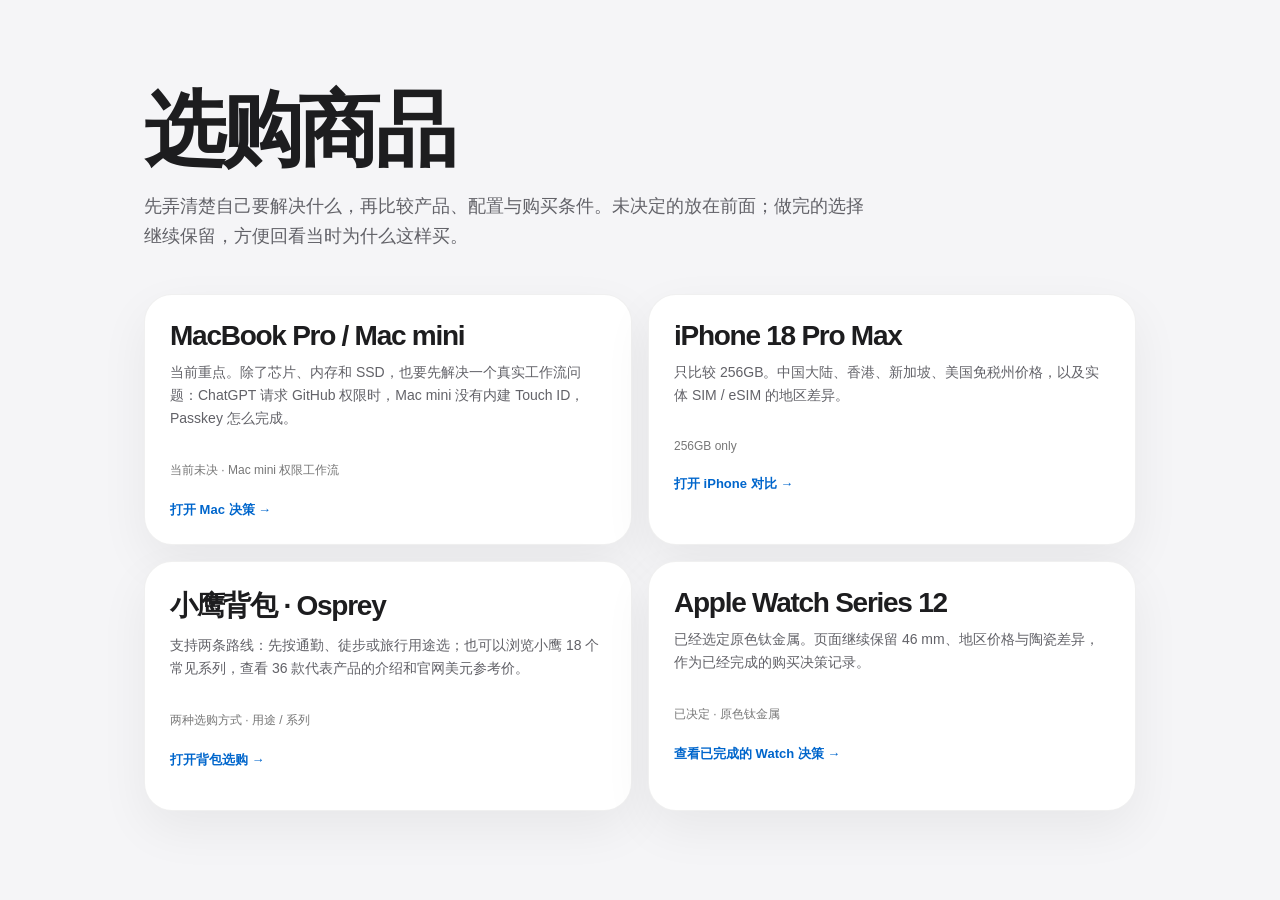
<file: index.html>
<!doctype html><html lang="zh-CN"><head><meta charset="utf-8"><meta name="viewport" content="width=device-width,initial-scale=1"><title>选购商品 · 产品购买决策</title><style>
:root{--bg:#f5f5f7;--card:#fff;--text:#1d1d1f;--muted:#626268;--line:#d9d9de;--blue:#06c;--shadow:0 18px 50px rgba(0,0,0,.06)}
*{box-sizing:border-box}body{margin:0;background:var(--bg);color:var(--text);font-family:-apple-system,BlinkMacSystemFont,"SF Pro Display","PingFang SC","Microsoft YaHei",sans-serif}.wrap{max-width:1040px;margin:auto;padding:0 24px}.hero{padding:90px 0 42px}.hero h1{font-size:clamp(48px,8vw,82px);letter-spacing:-.06em;line-height:.98;margin:0 0 22px}.hero p{max-width:720px;color:var(--muted);font-size:18px;line-height:1.65;margin:0}.grid{display:grid;grid-template-columns:repeat(2,minmax(0,1fr));gap:16px;padding-bottom:76px}.card{display:block;background:var(--card);color:inherit;text-decoration:none;border:1px solid rgba(0,0,0,.06);border-radius:28px;padding:25px;min-height:250px;box-shadow:var(--shadow);transition:.18s transform,.18s box-shadow}.card:hover{transform:translateY(-3px);box-shadow:0 22px 58px rgba(0,0,0,.09)}.card h2{font-size:28px;letter-spacing:-.045em;margin:0 0 9px}.card p{color:var(--muted);font-size:14px;line-height:1.65;margin:0}.meta{margin-top:32px;color:#777;font-size:12px}.go{display:inline-block;margin-top:22px;color:var(--blue);font-weight:700;font-size:13px}@media(max-width:780px){.grid{grid-template-columns:1fr}.hero{padding-top:60px}}@media(prefers-color-scheme:dark){:root{--bg:#0f0f11;--card:#1c1c1f;--text:#f5f5f7;--muted:#c7c7cc;--line:#3a3a41;--blue:#69aaff;--shadow:none}.card{border-color:#303037}}
</style></head><body><main class="wrap"><section class="hero"><h1>选购商品</h1><p>先弄清楚自己要解决什么，再比较产品、配置与购买条件。未决定的放在前面；做完的选择继续保留，方便回看当时为什么这样买。</p></section>
<section class="grid">
<a class="card" href="/mac/"><h2>MacBook Pro / Mac mini</h2><p>当前重点。除了芯片、内存和 SSD，也要先解决一个真实工作流问题：ChatGPT 请求 GitHub 权限时，Mac mini 没有内建 Touch ID，Passkey 怎么完成。</p><div class="meta">当前未决 · Mac mini 权限工作流</div><span class="go">打开 Mac 决策 →</span></a>
<a class="card" href="/iphone/"><h2>iPhone 18 Pro Max</h2><p>只比较 256GB。中国大陆、香港、新加坡、美国免税州价格，以及实体 SIM / eSIM 的地区差异。</p><div class="meta">256GB only</div><span class="go">打开 iPhone 对比 →</span></a>
<a class="card" href="/osprey/"><h2>小鹰背包 · Osprey</h2><p>支持两条路线：先按通勤、徒步或旅行用途选；也可以浏览小鹰 18 个常见系列，查看 36 款代表产品的介绍和官网美元参考价。</p><div class="meta">两种选购方式 · 用途 / 系列</div><span class="go">打开背包选购 →</span></a>
<a class="card" href="/watch/"><h2>Apple Watch Series 12</h2><p>已经选定原色钛金属。页面继续保留 46 mm、地区价格与陶瓷差异，作为已经完成的购买决策记录。</p><div class="meta">已决定 · 原色钛金属</div><span class="go">查看已完成的 Watch 决策 →</span></a>
</section></main></body></html>
</file>
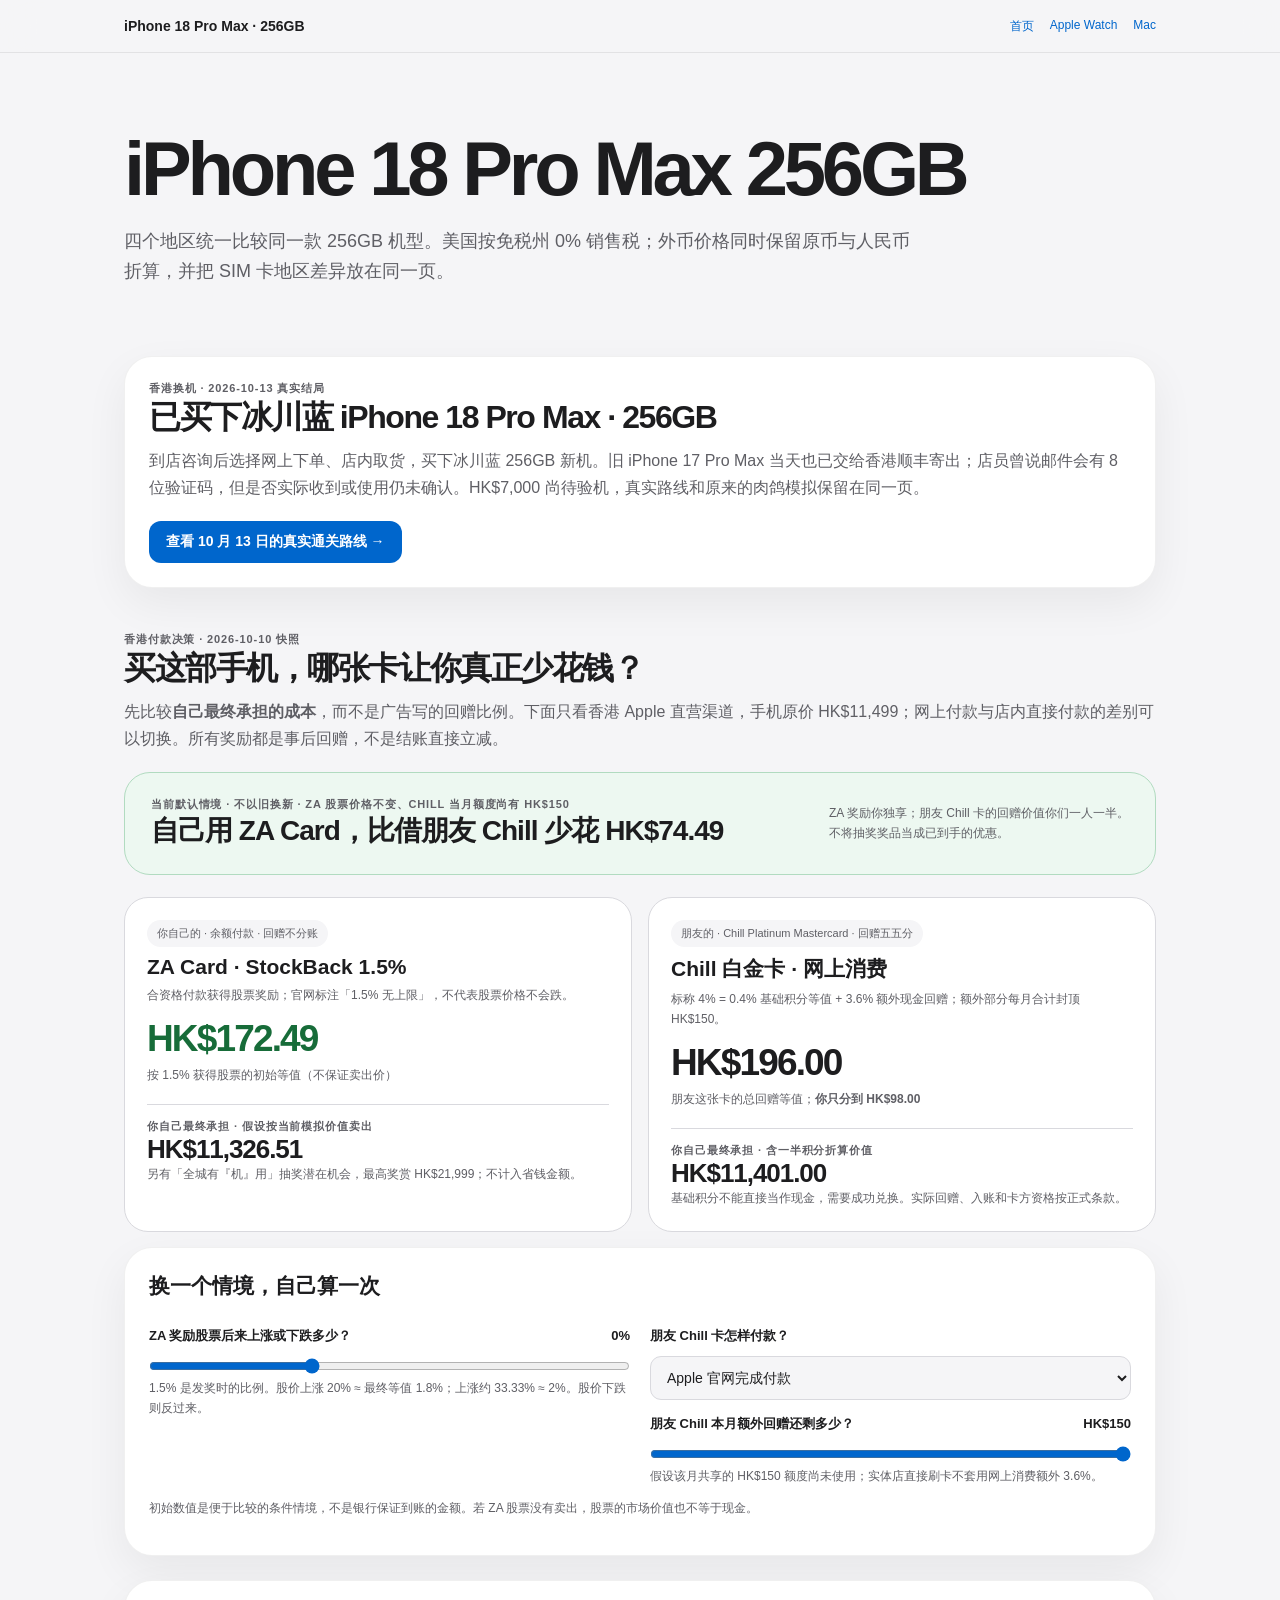
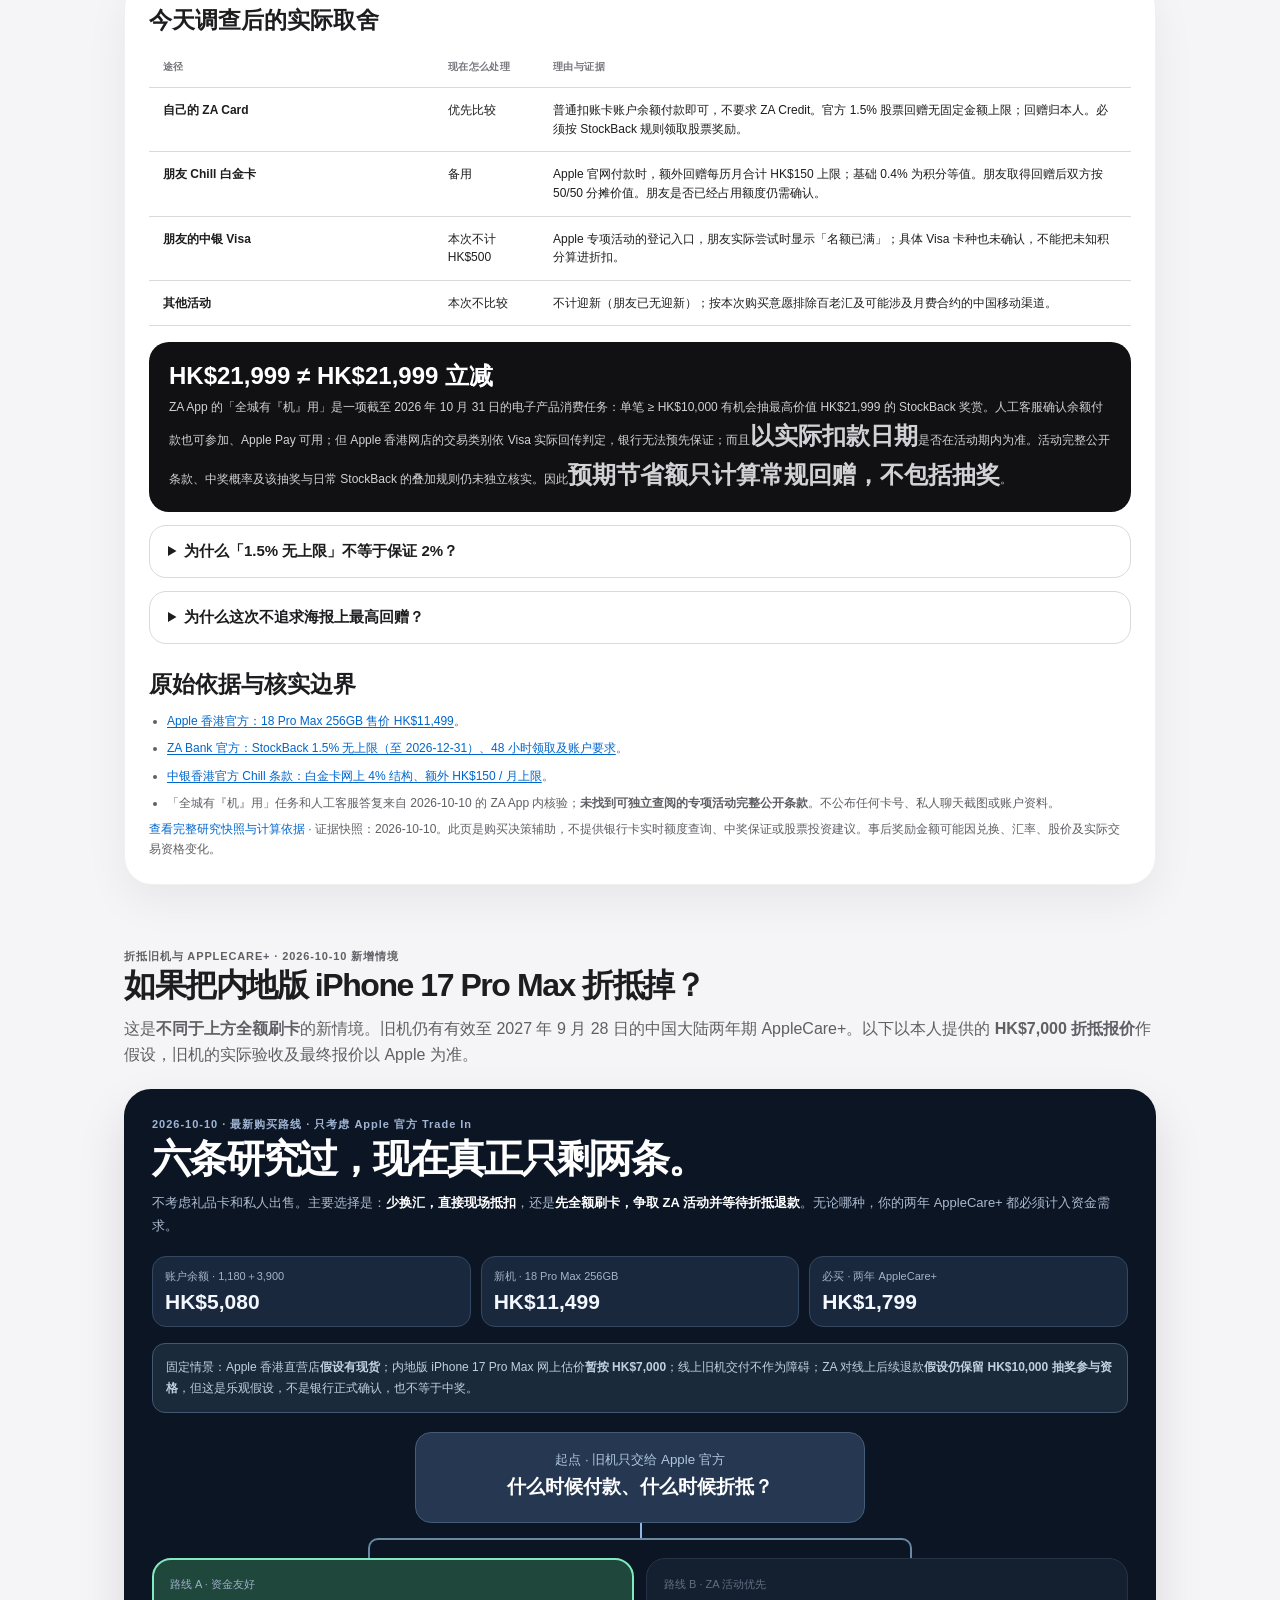
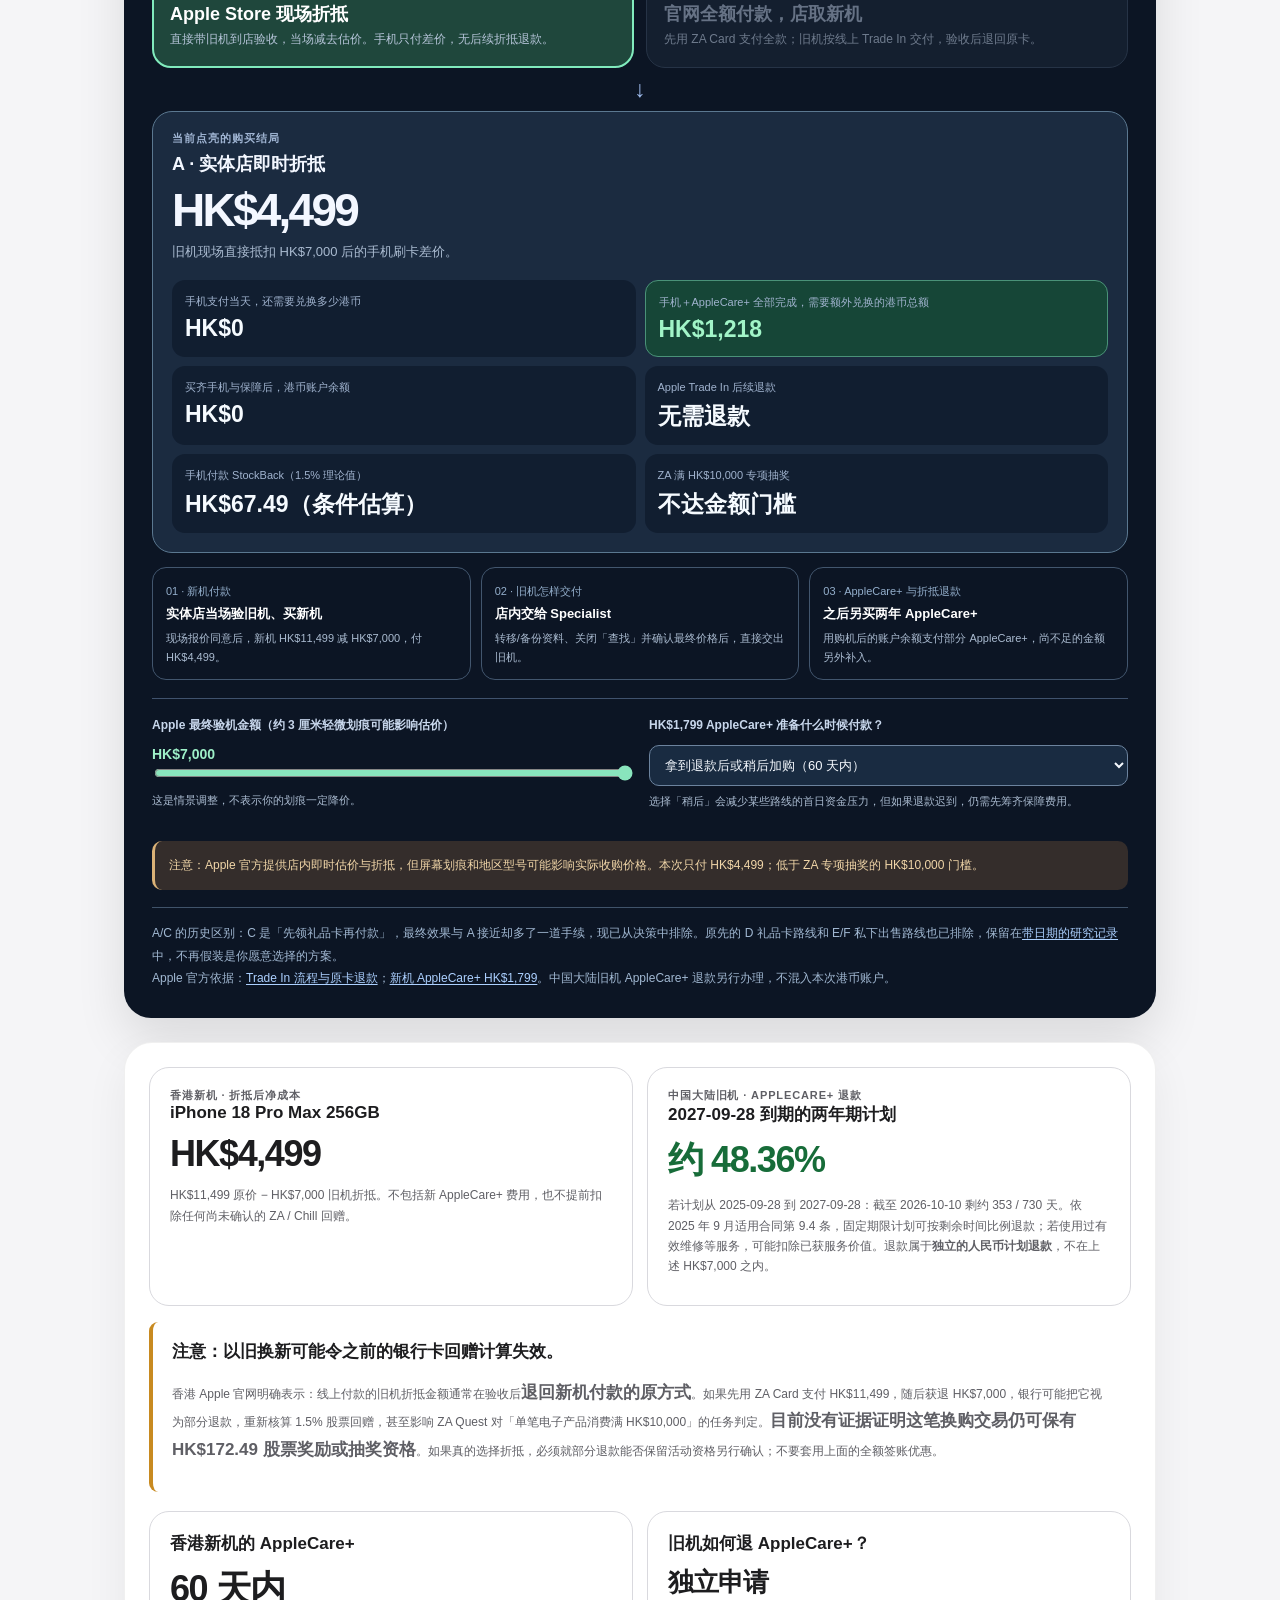
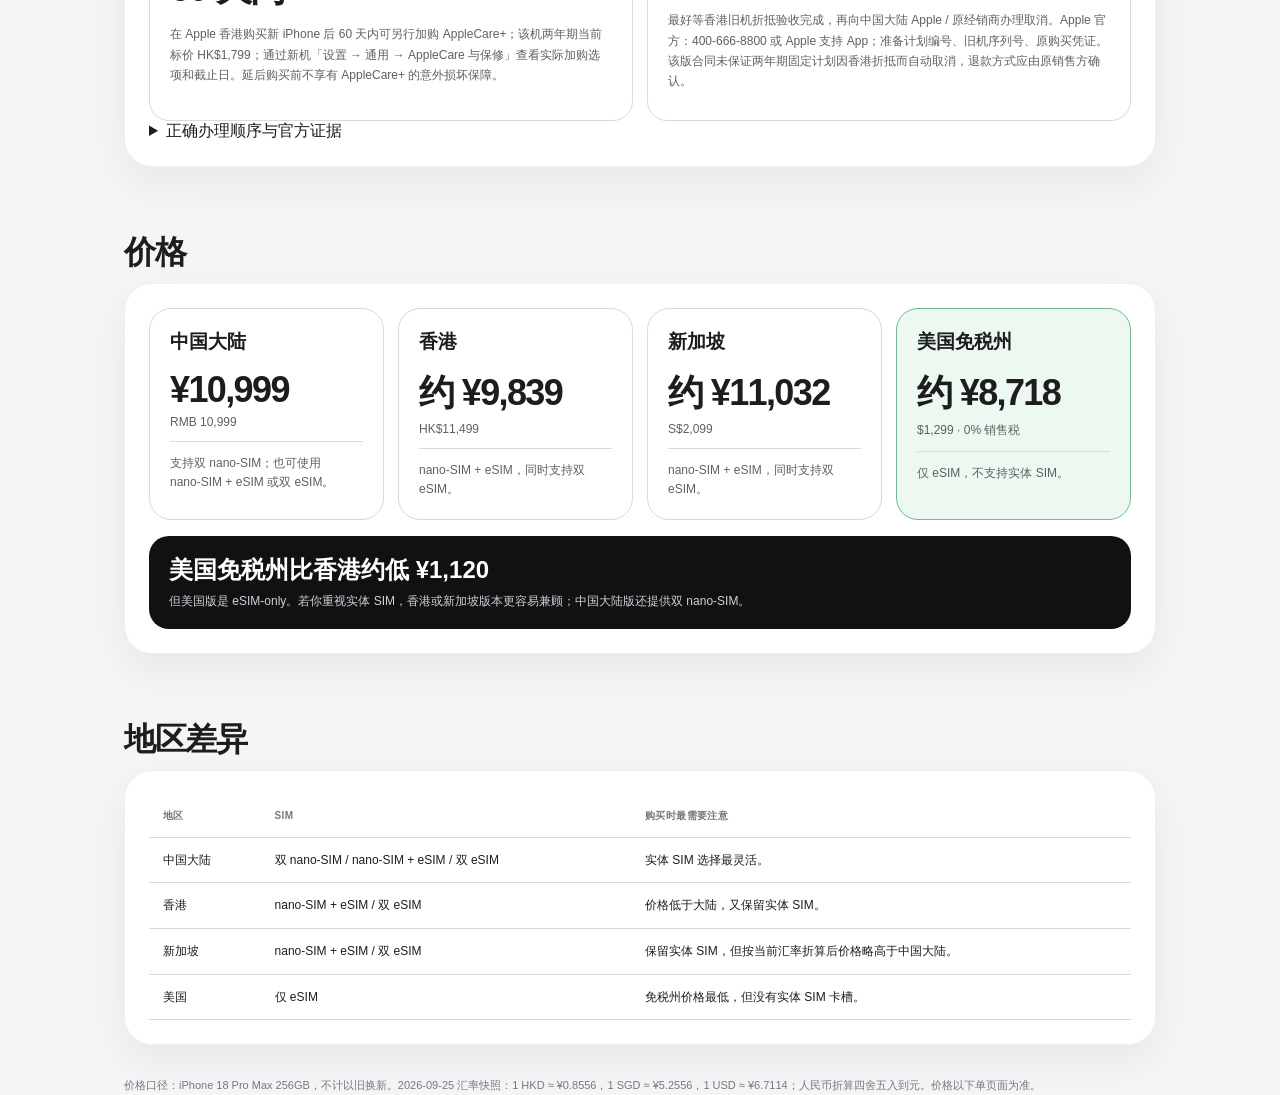
<file: iphone/index.html>
<!doctype html><html lang="zh-CN"><head><meta charset="utf-8"><meta name="viewport" content="width=device-width,initial-scale=1"><title>iPhone 18 Pro Max 256GB｜中国大陆 / 香港 / 新加坡 / 美国</title><style>
:root{--bg:#f5f5f7;--card:#fff;--text:#1d1d1f;--muted:#5f5f65;--sub:#77777e;--line:#d9d9de;--blue:#06c;--green:#176c39;--greenbg:#edf8f1;--shadow:0 16px 44px rgba(0,0,0,.06)}
*{box-sizing:border-box}html{scroll-behavior:smooth}body{margin:0;background:var(--bg);color:var(--text);font-family:-apple-system,BlinkMacSystemFont,"SF Pro Display","PingFang SC","Microsoft YaHei",sans-serif;-webkit-font-smoothing:antialiased}
a{color:var(--blue);text-decoration:none}a:hover{text-decoration:underline}.wrap{max-width:1080px;margin:auto;padding:0 24px}
.top{position:sticky;top:0;z-index:20;background:rgba(245,245,247,.9);backdrop-filter:blur(18px);border-bottom:1px solid rgba(0,0,0,.08)}.top .wrap{height:52px;display:flex;align-items:center;justify-content:space-between;gap:20px}.brand{font-size:14px;font-weight:760}.nav{display:flex;gap:16px;font-size:12px}
.hero{padding:78px 0 38px}.hero h1{font-size:clamp(44px,7vw,76px);line-height:1;letter-spacing:-.055em;margin:0 0 20px}.hero p{max-width:800px;margin:0;color:var(--muted);font-size:18px;line-height:1.65}
section{padding:32px 0}h2{font-size:32px;letter-spacing:-.045em;margin:0 0 8px}.lead{color:var(--muted);margin:0 0 20px;line-height:1.65}.panel{background:var(--card);border:1px solid rgba(0,0,0,.06);border-radius:28px;padding:24px;box-shadow:var(--shadow)}
.cards{display:grid;grid-template-columns:repeat(4,1fr);gap:14px}.card{border:1px solid var(--line);border-radius:22px;padding:20px}.card.best{background:var(--greenbg);border-color:#75b88f}.card h3{font-size:19px;margin:0 0 14px}.price{font-size:36px;font-weight:780;letter-spacing:-.045em}.local{color:var(--muted);font-size:12px;margin-top:4px}.note{color:var(--muted);font-size:12px;line-height:1.6;margin-top:12px;padding-top:12px;border-top:1px solid var(--line)}
table{width:100%;border-collapse:collapse}th,td{text-align:left;padding:13px 14px;border-bottom:1px solid var(--line);vertical-align:top;font-size:12px;line-height:1.55}th{color:var(--sub);font-size:10px;text-transform:uppercase;letter-spacing:.04em}
.callout{margin-top:16px;padding:18px 20px;border-radius:20px;background:#111113;color:#fff}.callout strong{font-size:24px}.callout p{margin:6px 0 0;color:#d1d1d6;font-size:12px;line-height:1.6}
.pills{display:flex;gap:8px;flex-wrap:wrap}.pill{padding:7px 10px;border:1px solid var(--line);border-radius:999px;background:var(--card);font-size:11px;color:var(--muted)}
footer{padding:32px 0 64px;color:var(--sub);font-size:11px;line-height:1.6}
@media(max-width:780px){.nav{display:none}.cards{grid-template-columns:1fr}.panel{padding:17px}.hero{padding-top:56px}}
@media(prefers-color-scheme:dark){:root{--bg:#0f0f11;--card:#1c1c1f;--text:#f5f5f7;--muted:#c7c7cc;--sub:#a9a9b0;--line:#3b3b42;--blue:#69aaff;--green:#81dba5;--greenbg:#153523;--shadow:none}.top{background:rgba(15,15,17,.9)}.panel,.card{border-color:#303037}.card.best{background:#14291d}}

/* 2026-10-10 HK payment decision: independent of regional price comparison. */
.payment{padding-top:12px}.decision-line{display:flex;justify-content:space-between;align-items:center;gap:18px;padding:24px 26px;border:1px solid #b1dbc0;background:var(--greenbg);border-radius:26px;margin:18px 0 22px}
.decision-line strong{display:block;font-size:28px;letter-spacing:-.035em}.eyebrow{font-size:11px;font-weight:750;text-transform:uppercase;letter-spacing:.08em;color:var(--muted)}
.payment-grid{display:grid;grid-template-columns:repeat(2,minmax(0,1fr));gap:16px}.payment-card{border:1px solid var(--line);border-radius:24px;padding:22px;background:var(--card)}.payment-card h3{font-size:21px;margin:8px 0 7px}.payment-card .amount{font-size:37px;line-height:1.12;letter-spacing:-.05em;font-weight:800;margin:12px 0 7px;font-variant-numeric:tabular-nums}.payment-card .amount.is-green{color:var(--green)}.payment-card .mini{font-size:12px;color:var(--muted);line-height:1.65}.payment-card .net{border-top:1px solid var(--line);padding-top:14px;margin-top:18px}.payment-card .net strong{display:block;font-size:26px;letter-spacing:-.04em;font-variant-numeric:tabular-nums}.payment-tag{font-size:11px;display:inline-block;padding:6px 10px;border-radius:999px;background:var(--bg);color:var(--muted)}
.payment-controls{margin-top:15px}.payment-controls h3{margin:0 0 12px;font-size:21px}.control-grid{display:grid;grid-template-columns:repeat(2,1fr);gap:20px}.control-row{margin-top:14px}.control-row label{font-size:13px;font-weight:650;line-height:1.55;display:flex;justify-content:space-between;gap:8px}.control-row input[type=range]{width:100%;accent-color:var(--blue);margin:12px 0 4px;cursor:pointer}.control-row select{width:100%;border:1px solid var(--line);background:var(--bg);color:var(--text);border-radius:11px;padding:12px;margin-top:10px;font-size:14px}.muted-small{font-size:12px;color:var(--muted);line-height:1.7}
.ledger{margin-top:24px}.ledger h3{font-size:23px;margin:0 0 10px}.ledger td:first-child{width:29%;font-weight:650}.ledger ul{margin:0;padding-left:18px}.ledger li{margin:5px 0}.ledger a{overflow-wrap:anywhere}
.source-list{padding-left:18px;margin:14px 0 4px;color:var(--muted);font-size:12px;line-height:1.85}.source-list a{text-decoration:underline;text-underline-offset:2px}
.state{font-size:11px;border-radius:999px;padding:3px 7px;border:1px solid var(--line);white-space:nowrap}.state.caution{color:#b56d06;border-color:#d9a751}
.payment details{margin-top:13px;border:1px solid var(--line);border-radius:17px;background:var(--card);padding:16px 18px}.payment summary{font-weight:750;cursor:pointer;font-size:15px}.payment details p,.payment details li{font-size:13px;line-height:1.8;color:var(--muted)}.payment details ul{padding-left:20px}
@media(max-width:780px){.payment-grid,.control-grid{grid-template-columns:1fr}.decision-line{align-items:flex-start;flex-direction:column}.payment-card .amount{font-size:32px}.ledger td:first-child{width:32%}.payment-card{padding:18px}}

.tradein-grid{display:grid;grid-template-columns:repeat(2,minmax(0,1fr));gap:14px}
.tradein-card{padding:20px;border-radius:20px;border:1px solid var(--line)}
.tradein-card h3{font-size:17px;margin:0 0 8px}
.tradein-card .figure{font-size:36px;letter-spacing:-.04em;font-weight:800;margin:10px 0}
.tradein-card .muted-small{margin:8px 0}
.tradein-warning{border-left:4px solid #c88a20;padding:15px 19px;margin-top:16px;background:var(--card);border-radius:9px;line-height:1.75}
.tradein-warning strong{font-size:17px}
.tradein-step{padding-left:22px;font-size:13px;line-height:1.8}
.tradein-step li{margin:8px 0}
@media(max-width:780px){.tradein-grid{grid-template-columns:1fr}.tradein-card .figure{font-size:31px}}



/* Active Oct-10 decision: Apple official trade-in ONLY. No gift-card or private sale. */
.tf2{background:#0c1524;color:#f3f7ff;border-radius:27px;padding:clamp(16px,3vw,28px);box-shadow:0 22px 50px rgba(0,0,0,.11);margin:20px 0 24px}
.tf2 *{box-sizing:border-box}.tf2 h3{font-size:clamp(27px,4vw,39px);line-height:1.1;letter-spacing:-.055em;color:#fff;margin:6px 0 12px}
.tf2 p{color:#aabbd0;line-height:1.75;font-size:13px;margin:0 0 14px}
.tf2 .tf2-mini{font-size:11px;color:#a0b5d3;letter-spacing:.09em;font-weight:750}
.tf2 .tf2-fixed{display:grid;grid-template-columns:repeat(3,minmax(0,1fr));gap:10px;margin:18px 0 16px}
.tf2 .tf2-fixed>div{background:#1a283d;border:1px solid #344861;border-radius:14px;padding:12px}
.tf2 .tf2-fixed span{display:block;font-size:11px;color:#a1b3ca;margin-bottom:6px}
.tf2 .tf2-fixed strong{font-size:clamp(16px,2.5vw,21px);font-variant-numeric:tabular-nums}
.tf2 .tf2-assumptions{border:1px solid #435770;background:#1b2a3a;border-radius:13px;padding:13px;color:#c2cfdf;font-size:12px;line-height:1.75}
.tf2 .tf2-head{text-align:center;border-radius:16px;border:1px solid #445c78;background:#253751;padding:17px;max-width:450px;margin:19px auto 0}
.tf2 .tf2-head small{color:#afc6e2}.tf2 .tf2-head strong{display:block;font-size:19px;margin:5px 0;color:#fff}
.tf2 .tf2-connector{height:35px;max-width:62%;margin:0 auto;position:relative}
.tf2 .tf2-connector:before{content:"";position:absolute;left:50%;top:0;height:16px;width:2px;background:#92b7e7}
.tf2 .tf2-connector:after{content:"";position:absolute;left:5%;right:5%;top:15px;border-top:2px solid #68899f;border-left:2px solid #68899f;border-right:2px solid #68899f;height:18px;border-radius:10px 10px 0 0}
.tf2 .tf2-cards{display:grid;grid-template-columns:repeat(2,minmax(0,1fr));gap:12px}
.tf2 .tf2-pick{cursor:pointer;width:100%;padding:17px;text-align:left;border-radius:19px;border:1px solid #3a4a5f;background:#1b2738;opacity:.58;color:#a7b6cb;transition:.18s ease;transition-property:opacity,border-color,background,transform}
.tf2 .tf2-pick:hover{opacity:1;transform:translateY(-2px)}.tf2 .tf2-pick:focus-visible{outline:2px solid #e8d68b;outline-offset:3px}
.tf2 .tf2-pick[aria-pressed=true]{border:2px solid #81ebbd;padding:16px;opacity:1;background:#1f473c;color:#fff}
.tf2 .tf2-pick[data-route="B"][aria-pressed=true]{background:#2b4166;border-color:#a2c3ff}
.tf2 .tf2-pick small{display:block;font-size:11px;color:#9daec6;line-height:1.6;margin-bottom:4px}
.tf2 .tf2-pick b{display:block;font-size:18px;line-height:1.25;margin:9px 0 5px}
.tf2 .tf2-pick .tf2-sub{font-size:12px;line-height:1.65;display:block;color:#b5c4d8}
.tf2 .tf2-arrow{text-align:center;color:#9dbaeb;font-size:23px;margin:8px 0}
.tf2 .tf2-results{border:1px solid #5b7890;border-radius:20px;padding:19px;background:#1b2b40}
.tf2 .tf2-large{font-size:clamp(31px,5vw,46px);font-weight:850;letter-spacing:-.06em;line-height:1.05;margin:10px 0 7px;font-variant-numeric:tabular-nums}
.tf2 .tf2-grid{display:grid;grid-template-columns:repeat(2,minmax(0,1fr));gap:9px;margin-top:16px}
.tf2 .tf2-stat{border-radius:13px;padding:13px;background:#111e30}
.tf2 .tf2-stat small{font-size:11px;color:#a0b3ce;line-height:1.55;display:block;margin-bottom:5px}
.tf2 .tf2-stat b{display:block;color:#f6fbff;font-size:clamp(16px,2.4vw,23px);font-variant-numeric:tabular-nums;overflow-wrap:anywhere}
.tf2 .tf2-stat.strong{background:#164637;border:1px solid #4a9278}.tf2 .tf2-stat.strong b{color:#a2f5c8}
.tf2 .tf2-timeline{display:grid;grid-template-columns:repeat(3,minmax(0,1fr));gap:10px;margin-top:14px}
.tf2 .tf2-stage{border:1px solid #42566e;border-radius:14px;padding:13px}
.tf2 .tf2-stage .ordinal{font-size:11px;color:#94afcc}
.tf2 .tf2-stage b{font-size:13px;display:block;margin:6px 0;color:#fff}
.tf2 .tf2-stage p{font-size:11px;line-height:1.7;margin:0}
.tf2 .tf2-options{margin-top:18px;border-top:1px solid #40526d;padding-top:17px;display:grid;grid-template-columns:1fr 1fr;gap:18px}
.tf2 label{display:block;color:#c8d7ec;font-size:12px;line-height:1.6;font-weight:750;margin-bottom:9px}
.tf2 select{background:#192b41;color:#f6faff;border:1px solid #6c839e;border-radius:10px;width:100%;padding:11px;font-size:13px}
.tf2 input[type=range]{width:100%;accent-color:#89e5bd;cursor:pointer}
.tf2 output{font-weight:750;color:#9ef0c8;font-size:14px}
.tf2 .tf2-note{margin-top:16px;background:#342d2b;border-left:3px solid #dbb277;border-radius:10px;padding:14px;color:#f1d6a8;font-size:12px;line-height:1.75}
.tf2 .tf2-note strong{color:#fff3c9}
.tf2 .tf2-bottom{border-top:1px solid #40536a;margin-top:17px;padding-top:14px;color:#a1b8d2;font-size:12px;line-height:1.9}
.tf2 a{color:#acd0ff;text-decoration:underline;text-underline-offset:2px}
@media(max-width:760px){.tf2 .tf2-timeline{grid-template-columns:1fr}.tf2 .tf2-connector{max-width:90%}}
@media(max-width:550px){.tf2 .tf2-fixed{grid-template-columns:repeat(2,minmax(0,1fr))}.tf2 .tf2-fixed>div:last-child{grid-column:span 2}.tf2 .tf2-cards,.tf2 .tf2-grid,.tf2 .tf2-options{grid-template-columns:1fr}.tf2 .tf2-results{padding:15px}.tf2 .tf2-connector{display:none}}
</style></head><body>
<header class="top"><div class="wrap"><div class="brand">iPhone 18 Pro Max · 256GB</div><nav class="nav"><a href="/">首页</a><a href="/watch/">Apple Watch</a><a href="/mac/">Mac</a></nav></div></header>
<main class="wrap">
<section class="hero"><h1>iPhone 18 Pro Max 256GB</h1><p>四个地区统一比较同一款 256GB 机型。美国按免税州 0% 销售税；外币价格同时保留原币与人民币折算，并把 SIM 卡地区差异放在同一页。</p></section>

<section id="trade-in-dialogue" aria-labelledby="tradein-dialogue-title">
  <div class="panel">
    <div class="eyebrow">香港换机 · 2026-10-13 真实结局</div>
    <h2 id="tradein-dialogue-title">已买下冰川蓝 iPhone 18 Pro Max · 256GB</h2>
    <p class="lead">到店咨询后选择网上下单、店内取货，买下冰川蓝 256GB 新机。旧 iPhone 17 Pro Max 当天也已交给香港顺丰寄出；店员曾说邮件会有 8 位验证码，但是否实际收到或使用仍未确认。HK$7,000 尚待验机，真实路线和原来的肉鸽模拟保留在同一页。</p>
    <a href="/iphone/trade-in-guide/#actual-route-20261013" style="display:inline-flex;align-items:center;justify-content:center;padding:12px 17px;background:var(--blue);color:#fff;border-radius:12px;font-size:14px;font-weight:720;text-decoration:none">查看 10 月 13 日的真实通关路线 →</a>
  </div>
</section>

<section id="hk-payment" class="payment" data-price="11499" aria-labelledby="pay-title">
  <div class="eyebrow">香港付款决策 · 2026-10-10 快照</div>
  <h2 id="pay-title">买这部手机，哪张卡让你真正少花钱？</h2>
  <p class="lead">先比较<strong>自己最终承担的成本</strong>，而不是广告写的回赠比例。下面只看香港 Apple 直营渠道，手机原价 HK$11,499；网上付款与店内直接付款的差别可以切换。所有奖励都是事后回赠，不是结账直接立减。</p>
  <div class="decision-line">
    <div><div class="eyebrow">当前默认情境 · 不以旧换新 · ZA 股票价格不变、Chill 当月额度尚有 HK$150</div><strong id="pay-headline">自己用 ZA Card，比借朋友 Chill 少花 HK$74.49</strong></div>
    <div class="muted-small">ZA 奖励你独享；朋友 Chill 卡的回赠价值你们一人一半。<br>不将抽奖奖品当成已到手的优惠。</div>
  </div>
  <div class="payment-grid">
    <article class="payment-card" aria-labelledby="za-card-title">
      <span class="payment-tag">你自己的 · 余额付款 · 回赠不分账</span>
      <h3 id="za-card-title">ZA Card · StockBack 1.5%</h3>
      <div class="mini">合资格付款获得股票奖励；官网标注「1.5% 无上限」，不代表股票价格不会跌。</div>
      <div class="amount is-green" id="za-stock" aria-live="polite">HK$172.49</div>
      <div class="mini">按 1.5% 获得股票的初始等值（不保证卖出价）</div>
      <div class="net"><div class="eyebrow">你自己最终承担 · 假设按当前模拟价值卖出</div><strong id="za-cost">HK$11,326.51</strong><div class="mini">另有「全城有『机』用」抽奖潜在机会，最高奖赏 HK$21,999；不计入省钱金额。</div></div>
    </article>
    <article class="payment-card" aria-labelledby="chill-card-title">
      <span class="payment-tag">朋友的 · Chill Platinum Mastercard · 回赠五五分</span>
      <h3 id="chill-card-title">Chill 白金卡 · 网上消费</h3>
      <div class="mini">标称 4% = 0.4% 基础积分等值 + 3.6% 额外现金回赠；额外部分每月合计封顶 HK$150。</div>
      <div class="amount" id="chill-reward" aria-live="polite">HK$196.00</div>
      <div class="mini">朋友这张卡的总回赠等值；<strong>你只分到 <span id="chill-share">HK$98.00</span></strong></div>
      <div class="net"><div class="eyebrow">你自己最终承担 · 含一半积分折算价值</div><strong id="chill-cost">HK$11,401.00</strong><div class="mini">基础积分不能直接当作现金，需要成功兑换。实际回赠、入账和卡方资格按正式条款。</div></div>
    </article>
  </div>
  <div class="panel payment-controls" aria-label="购机付款计算器">
    <h3>换一个情境，自己算一次</h3>
    <div class="control-grid">
      <div class="control-row"><label for="stock-change">ZA 奖励股票后来上涨或下跌多少？ <output id="stock-change-label" for="stock-change">0%</output></label><input id="stock-change" type="range" min="-50" max="100" step="5" value="0"><div class="muted-small">1.5% 是发奖时的比例。股价上涨 20% ≈ 最终等值 1.8%；上涨约 33.33% ≈ 2%。股价下跌则反过来。</div></div>
      <div>
        <div class="control-row"><label for="chill-channel">朋友 Chill 卡怎样付款？</label><select id="chill-channel"><option value="online">Apple 官网完成付款</option><option value="store">Apple 实体店直接刷卡</option></select></div>
        <div class="control-row"><label for="chill-left">朋友 Chill 本月额外回赠还剩多少？ <output id="chill-left-label" for="chill-left">HK$150</output></label><input id="chill-left" type="range" min="0" max="150" step="5" value="150"><div class="muted-small">假设该月共享的 HK$150 额度尚未使用；实体店直接刷卡不套用网上消费额外 3.6%。</div></div>
      </div>
    </div>
    <p class="muted-small" id="payment-assumption">初始数值是便于比较的条件情境，不是银行保证到账的金额。若 ZA 股票没有卖出，股票的市场价值也不等于现金。</p>
  </div>
  <div class="panel ledger" id="payment-evidence">
    <h3>今天调查后的实际取舍</h3>
    <table><thead><tr><th>途径</th><th>现在怎么处理</th><th>理由与证据</th></tr></thead><tbody>
      <tr><td>自己的 ZA Card</td><td>优先比较</td><td>普通扣账卡账户余额付款即可，不要求 ZA Credit。官方 1.5% 股票回赠无固定金额上限；回赠归本人。必须按 StockBack 规则领取股票奖励。</td></tr>
      <tr><td>朋友 Chill 白金卡</td><td>备用</td><td>Apple 官网付款时，额外回赠每历月合计 HK$150 上限；基础 0.4% 为积分等值。朋友取得回赠后双方按 50/50 分摊价值。朋友是否已经占用额度仍需确认。</td></tr>
      <tr><td>朋友的中银 Visa</td><td>本次不计 HK$500</td><td>Apple 专项活动的登记入口，朋友实际尝试时显示「名额已满」；具体 Visa 卡种也未确认，不能把未知积分算进折扣。</td></tr>
      <tr><td>其他活动</td><td>本次不比较</td><td>不计迎新（朋友已无迎新）；按本次购买意愿排除百老汇及可能涉及月费合约的中国移动渠道。</td></tr>
    </tbody></table>
    <div class="callout"><strong>HK$21,999 ≠ HK$21,999 立减</strong><p>ZA App 的「全城有『机』用」是一项截至 2026 年 10 月 31 日的电子产品消费任务：单笔 ≥ HK$10,000 有机会抽最高价值 HK$21,999 的 StockBack 奖赏。人工客服确认余额付款也可参加、Apple Pay 可用；但 Apple 香港网店的交易类别依 Visa 实际回传判定，银行无法预先保证；而且<strong>以实际扣款日期</strong>是否在活动期内为准。活动完整公开条款、中奖概率及该抽奖与日常 StockBack 的叠加规则仍未独立核实。因此<strong>预期节省额只计算常规回赠，不包括抽奖</strong>。</p></div>
    <details><summary>为什么「1.5% 无上限」不等于保证 2%？</summary><p>银行的无上限是指合资格 StockBack 的金额没有固定封顶。HK$11,499 × 1.5% ≈ HK$172.49。若领取的股票后来涨 20%，卖出等值约 HK$206.98（约占原购买额 1.8%）；若跌 20%，等值约 HK$137.99（约 1.2%）。股票投资有波动风险，卖出价、换汇和交易费用以实际为准。需要在官方规定的 48 小时窗口内选择股票奖励，并满足投资账户条件。</p></details>
    <details><summary>为什么这次不追求海报上最高回赠？</summary><ul>
      <li>先区分「直接立减」「现金回赠」「积分折算」「股票市场价值」「抽奖最高奖品」，不要混写成同一种现金。</li>
      <li>先检查登记名额、月度上限、商户分类、实际扣款日期，再算理论百分比。</li>
      <li>同一笔 HK$11,499，朋友信用卡的回赠必须平分；自己的 ZA 奖励全部归自己，只有比较个人净成本才公平。</li>
      <li>银行智能客服与人工客服不是可公开复核的正式活动条款；未知的 MCC / 中奖概率 / 能否叠加，应持续标注为未知。</li>
    </ul></details>
    <h3 style="margin-top:25px">原始依据与核实边界</h3>
    <ul class="source-list">
      <li><a href="https://www.apple.com/hk-zh/shop/buy-iphone/iphone-18-pro/6.9-%E5%90%8B%E9%A1%AF%E7%A4%BA%E5%99%A8-256gb-%E9%8A%80%E8%89%B2" target="_blank" rel="noopener noreferrer">Apple 香港官方：18 Pro Max 256GB 售价 HK$11,499</a>。</li>
      <li><a href="https://bank.za.group/za-card" target="_blank" rel="noopener noreferrer">ZA Bank 官方：StockBack 1.5% 无上限（至 2026-12-31）、48 小时领取及账户要求</a>。</li>
      <li><a href="https://www.bochk.com/dam/boccreditcard/chillcard/chill_offer_tnc_sc.pdf" target="_blank" rel="noopener noreferrer">中银香港官方 Chill 条款：白金卡网上 4% 结构、额外 HK$150 / 月上限</a>。</li>
      <li>「全城有『机』用」任务和人工客服答复来自 2026-10-10 的 ZA App 内核验；<strong>未找到可独立查阅的专项活动完整公开条款</strong>。不公布任何卡号、私人聊天截图或账户资料。</li>
    </ul>
    <div class="muted-small"><a href="https://github.com/mykcs/apple-watch-series-12-price-compare/blob/main/docs/decisions/2026-10-10-iphone-hk-payment.md" target="_blank" rel="noopener noreferrer">查看完整研究快照与计算依据</a> · 证据快照：2026-10-10。此页是购买决策辅助，不提供银行卡实时额度查询、中奖保证或股票投资建议。事后奖励金额可能因兑换、汇率、股价及实际交易资格变化。</div>
  </div>
</section>


<section id="tradein-applecare" aria-labelledby="tradein-heading">
  <div class="eyebrow">折抵旧机与 AppleCare+ · 2026-10-10 新增情境</div>
  <h2 id="tradein-heading">如果把内地版 iPhone 17 Pro Max 折抵掉？</h2>
  <p class="lead">这是<strong>不同于上方全额刷卡</strong>的新情境。旧机仍有有效至 2027 年 9 月 28 日的中国大陆两年期 AppleCare+。以下以本人提供的 <strong>HK$7,000 折抵报价</strong>作假设，旧机的实际验收及最终报价以 Apple 为准。</p>



<div class="tf2" id="trade-flow-simulator" data-price="11499" data-balance="5080" data-care="1799" aria-labelledby="tf2-title">
 <div class="tf2-mini">2026-10-10 · 最新购买路线 · 只考虑 Apple 官方 Trade In</div>
 <h3 id="tf2-title">六条研究过，现在真正只剩两条。</h3>
 <p>不考虑礼品卡和私人出售。主要选择是：<strong style="color:#fff">少换汇，直接现场抵扣</strong>，还是<strong style="color:#fff">先全额刷卡，争取 ZA 活动并等待折抵退款</strong>。无论哪种，你的两年 AppleCare+ 都必须计入资金需求。</p>
 <div class="tf2-fixed">
   <div><span>账户余额 · 1,180＋3,900</span><strong>HK$5,080</strong></div>
   <div><span>新机 · 18 Pro Max 256GB</span><strong>HK$11,499</strong></div>
   <div><span>必买 · 两年 AppleCare+</span><strong>HK$1,799</strong></div>
 </div>
 <div class="tf2-assumptions">固定情景：Apple 香港直营店<strong>假设有现货</strong>；内地版 iPhone 17 Pro Max 网上估价<strong>暂按 HK$7,000</strong>；线上旧机交付不作为障碍；ZA 对线上后续退款<strong>假设仍保留 HK$10,000 抽奖参与资格</strong>，但这是乐观假设，不是银行正式确认，也不等于中奖。</div>
 <div class="tf2-head"><small>起点 · 旧机只交给 Apple 官方</small><strong>什么时候付款、什么时候折抵？</strong></div>
 <div class="tf2-connector" aria-hidden="true"></div>
 <div class="tf2-cards">
   <button type="button" class="tf2-pick" data-route="A" aria-pressed="true"><small>路线 A · 资金友好</small><b>Apple Store 现场折抵</b><span class="tf2-sub">直接带旧机到店验收，当场减去估价。手机只付差价，无后续折抵退款。</span></button>
   <button type="button" class="tf2-pick" data-route="B" aria-pressed="false"><small>路线 B · ZA 活动优先</small><b>官网全额付款，店取新机</b><span class="tf2-sub">先用 ZA Card 支付全款；旧机按线上 Trade In 交付，验收后退回原卡。</span></button>
 </div>
 <div class="tf2-arrow" aria-hidden="true">↓</div>
 <div class="tf2-results" aria-live="polite">
  <div class="tf2-mini">当前点亮的购买结局</div>
  <div id="tf2-choice-title" style="font-size:18px;font-weight:800;margin-top:6px">A · 实体店即时折抵</div>
  <div class="tf2-large" id="tf2-pay">HK$4,499</div>
  <p id="tf2-paydesc">手机当天实际支付的 ZA Card 金额，不包括 AppleCare+。</p>
  <div class="tf2-grid">
   <div class="tf2-stat"><small>手机支付当天，还需要兑换多少港币</small><b id="tf2-day-topup">HK$0</b></div>
   <div class="tf2-stat strong"><small>手机＋AppleCare+ 全部完成，需要额外兑换的港币总额</small><b id="tf2-total-topup">HK$1,218</b></div>
   <div class="tf2-stat"><small>买齐手机与保障后，港币账户余额</small><b id="tf2-final-bank">HK$0</b></div>
   <div class="tf2-stat"><small>Apple Trade In 后续退款</small><b id="tf2-refund">无需退款</b></div>
   <div class="tf2-stat"><small>手机付款 StockBack（1.5% 理论值）</small><b id="tf2-stockback">HK$67.49</b></div>
   <div class="tf2-stat"><small>ZA 满 HK$10,000 专项抽奖</small><b id="tf2-raffle">不达金额门槛</b></div>
  </div>
 </div>
 <div class="tf2-timeline" aria-label="付款与旧机交付时间线">
  <div class="tf2-stage"><span class="ordinal">01 · 新机付款</span><b id="tf2-stage1-title">Apple Store 现场结账</b><p id="tf2-stage1-text">旧机现场验机，确认估价后只付差价。</p></div>
  <div class="tf2-stage"><span class="ordinal">02 · 旧机怎样交付</span><b id="tf2-stage2-title">店内直接交给 Specialist</b><p id="tf2-stage2-text">备份、迁移资料、关闭「查找」之后交出旧机。</p></div>
  <div class="tf2-stage"><span class="ordinal">03 · AppleCare+ 与折抵退款</span><b id="tf2-stage3-title">购买两年保障</b><p id="tf2-stage3-text">如与新机同日付款，应准备购买手机加保障的全部资金。</p></div>
 </div>
 <div class="tf2-options">
  <div><label for="tf2-appraise">Apple 最终验机金额（约 3 厘米轻微划痕可能影响估价）</label><output id="tf2-appraise-label">HK$7,000</output><input type="range" id="tf2-appraise" min="0" max="7000" step="250" value="7000"/><p style="margin-top:6px;font-size:11px">这是情景调整，不表示你的划痕一定降价。</p></div>
  <div><label for="tf2-care-when">HK$1,799 AppleCare+ 准备什么时候付款？</label><select id="tf2-care-when"><option value="later">拿到退款后或稍后加购（60 天内）</option><option value="today">买 iPhone 时同日支付</option></select><p style="margin-top:6px;font-size:11px">选择「稍后」会减少某些路线的首日资金压力，但如果退款迟到，仍需先筹齐保障费用。</p></div>
 </div>
 <div class="tf2-note" id="tf2-caveat"><strong>请注意：</strong>Apple 现场报价可能不同于网上估价。实体店刷卡额不满 HK$10,000，不满足 ZA 活动金额门槛。</div>
 <div class="tf2-bottom">A/C 的历史区别：C 是「先领礼品卡再付款」，最终效果与 A 接近却多了一道手续，现已从决策中排除。原先的 D 礼品卡路线和 E/F 私下出售路线也已排除，保留在<a href="https://github.com/mykcs/apple-watch-series-12-price-compare/blob/main/docs/decisions/2026-10-10-iphone-hk-payment.md" target="_blank" rel="noopener noreferrer">带日期的研究记录</a>中，不再假装是你愿意选择的方案。<br>Apple 官方依据：<a href="https://www.apple.com/hk-zh/shop/trade-in" target="_blank" rel="noopener noreferrer">Trade In 流程与原卡退款</a>；<a href="https://www.apple.com/hk/shop/buy-iphone/iphone-18-pro/6.9-inch-display-256gb-black" target="_blank" rel="noopener noreferrer">新机 AppleCare+ HK$1,799</a>。中国大陆旧机 AppleCare+ 退款另行办理，不混入本次港币账户。</div>
</div>

  <div class="panel">
    <div class="tradein-grid">
      <div class="tradein-card">
        <div class="eyebrow">香港新机 · 折抵后净成本</div>
        <h3>iPhone 18 Pro Max 256GB</h3>
        <div class="figure">HK$4,499</div>
        <div class="muted-small">HK$11,499 原价 − HK$7,000 旧机折抵。不包括新 AppleCare+ 费用，也不提前扣除任何尚未确认的 ZA / Chill 回赠。</div>
      </div>
      <div class="tradein-card">
        <div class="eyebrow">中国大陆旧机 · AppleCare+ 退款</div>
        <h3>2027-09-28 到期的两年期计划</h3>
        <div class="figure" style="color:var(--green)">约 48.36%</div>
        <div class="muted-small">若计划从 2025-09-28 到 2027-09-28：截至 2026-10-10 剩约 353 / 730 天。依 2025 年 9 月适用合同第 9.4 条，固定期限计划可按剩余时间比例退款；若使用过有效维修等服务，可能扣除已获服务价值。退款属于<strong>独立的人民币计划退款</strong>，不在上述 HK$7,000 之内。</div>
      </div>
    </div>
    <div class="tradein-warning">
      <strong>注意：以旧换新可能令之前的银行卡回赠计算失效。</strong>
      <p class="muted-small">香港 Apple 官网明确表示：线上付款的旧机折抵金额通常在验收后<strong>退回新机付款的原方式</strong>。如果先用 ZA Card 支付 HK$11,499，随后获退 HK$7,000，银行可能把它视为部分退款，重新核算 1.5% 股票回赠，甚至影响 ZA Quest 对「单笔电子产品消费满 HK$10,000」的任务判定。<strong>目前没有证据证明这笔换购交易仍可保有 HK$172.49 股票奖励或抽奖资格</strong>。如果真的选择折抵，必须就部分退款能否保留活动资格另行确认；不要套用上面的全额签账优惠。</p>
    </div>
    <div class="tradein-grid" style="margin-top:19px">
      <div class="tradein-card">
        <h3>香港新机的 AppleCare+</h3>
        <div class="figure">60 天内</div>
        <div class="muted-small">在 Apple 香港购买新 iPhone 后 60 天内可另行加购 AppleCare+；该机两年期当前标价 HK$1,799；通过新机「设置 → 通用 → AppleCare 与保修」查看实际加购选项和截止日。延后购买前不享有 AppleCare+ 的意外损坏保障。</div>
      </div>
      <div class="tradein-card">
        <h3>旧机如何退 AppleCare+？</h3>
        <div class="figure" style="font-size:26px">独立申请</div>
        <div class="muted-small">最好等香港旧机折抵验收完成，再向中国大陆 Apple / 原经销商办理取消。Apple 官方：400-666-8800 或 Apple 支持 App；准备计划编号、旧机序列号、原购买凭证。该版合同未保证两年期固定计划因香港折抵而自动取消，退款方式应由原销售方确认。</div>
      </div>
    </div>
    <details><summary>正确办理顺序与官方证据</summary>
      <ol class="tradein-step"><li>先取得 Apple HK 对旧机的实际验收报价；HK$7,000 仅为当前假设。</li>
      <li>新机购买后再看是否需要 60 天内加购香港 AppleCare+；旧机 AppleCare+ 不能直接移到新机。</li>
      <li>旧机折抵验收确认后，联系中国大陆原 AppleCare+ 销售方申请按比例退费，留存确认编号；不要依赖自动取消。</li>
      <li>如要用 ZA Card 付款并争取 HK$10,000 消费任务，应事先问清 Apple 后续 HK$7,000 退款如何影响 StockBack 与 ZA Quest。</li></ol>
      <ul class="source-list">
      <li><a target="_blank" rel="noopener noreferrer" href="https://www.apple.com/hk/applecare/?filter=iphone">Apple 香港：新机 AppleCare+ 60 天内加购</a></li>
      <li><a target="_blank" rel="noopener noreferrer" href="https://www.apple.com/hk/shop/trade-in">Apple 香港：网上旧机折抵退回原付款方式，需验收</a></li>
      <li><a target="_blank" rel="noopener noreferrer" href="https://www.apple.com.cn/legal/sales-support/applecare/applecareplus/2509/250909_applecareplusch.pdf">Apple 中国大陆：2025-09-09 至 2025-10-14 适用 AppleCare+ 合同（第 9.4 条）</a></li>
      <li><a target="_blank" rel="noopener noreferrer" href="https://support.apple.com/zh-cn/118218">Apple 支持：如何取消两年期 AppleCare+</a></li>
      </ul>
    </details>
  </div>
</section>

<section><h2>价格</h2><div class="panel"><div class="cards">
<article class="card"><h3>中国大陆</h3><div class="price">¥10,999</div><div class="local">RMB 10,999</div><div class="note">支持双 nano‑SIM；也可使用 nano‑SIM + eSIM 或双 eSIM。</div></article>
<article class="card"><h3>香港</h3><div class="price">约 ¥9,839</div><div class="local">HK$11,499</div><div class="note">nano‑SIM + eSIM，同时支持双 eSIM。</div></article>
<article class="card"><h3>新加坡</h3><div class="price">约 ¥11,032</div><div class="local">S$2,099</div><div class="note">nano‑SIM + eSIM，同时支持双 eSIM。</div></article>
<article class="card best"><h3>美国免税州</h3><div class="price">约 ¥8,718</div><div class="local">$1,299 · 0% 销售税</div><div class="note">仅 eSIM，不支持实体 SIM。</div></article>
</div><div class="callout"><strong>美国免税州比香港约低 ¥1,120</strong><p>但美国版是 eSIM-only。若你重视实体 SIM，香港或新加坡版本更容易兼顾；中国大陆版还提供双 nano‑SIM。</p></div></div></section>
<section><h2>地区差异</h2><div class="panel"><table><thead><tr><th>地区</th><th>SIM</th><th>购买时最需要注意</th></tr></thead><tbody>
<tr><td>中国大陆</td><td>双 nano‑SIM / nano‑SIM + eSIM / 双 eSIM</td><td>实体 SIM 选择最灵活。</td></tr>
<tr><td>香港</td><td>nano‑SIM + eSIM / 双 eSIM</td><td>价格低于大陆，又保留实体 SIM。</td></tr>
<tr><td>新加坡</td><td>nano‑SIM + eSIM / 双 eSIM</td><td>保留实体 SIM，但按当前汇率折算后价格略高于中国大陆。</td></tr>
<tr><td>美国</td><td>仅 eSIM</td><td>免税州价格最低，但没有实体 SIM 卡槽。</td></tr>
</tbody></table></div></section>
</main><footer class="wrap">价格口径：iPhone 18 Pro Max 256GB，不计以旧换新。2026-09-25 汇率快照：1 HKD ≈ ¥0.8556，1 SGD ≈ ¥5.2556，1 USD ≈ ¥6.7114；人民币折算四舍五入到元。价格以下单页面为准。</footer>

<script>
(function(){
  "use strict";
  var section=document.getElementById("hk-payment");
  if(!section)return;
  var price=Number(section.dataset.price);
  var stockInput=document.getElementById("stock-change");
  var leftInput=document.getElementById("chill-left");
  var channelInput=document.getElementById("chill-channel");
  var round=function(v){return Math.round((v+Number.EPSILON)*100)/100;};
  var money=function(v){return "HK$"+round(v).toLocaleString("en-HK",{minimumFractionDigits:2,maximumFractionDigits:2});};
  var set=function(id,value){document.getElementById(id).textContent=value;};
  function update(){
    var growth=Number(stockInput.value);
    var left=Number(leftInput.value);
    var online=channelInput.value==="online";
    var zaValue=round(price*.015*(1+growth/100));
    var chillPoints=round(price*.004);
    var chillExtra=online?Math.min(150,left,round(price*.036)):0;
    var chillValue=round(chillPoints+chillExtra);
    var chillShare=round(chillValue/2);
    var zaCost=round(price-zaValue);
    var chillCost=round(price-chillShare);
    var diff=round(Math.abs(chillCost-zaCost));
    set("stock-change-label",(growth>0?"+":"")+growth+"%");
    set("chill-left-label","HK$"+left);
    set("za-stock",money(zaValue));
    set("za-cost",money(zaCost));
    set("chill-reward",money(chillValue));
    set("chill-share",money(chillShare));
    set("chill-cost",money(chillCost));
    set("pay-headline",zaCost<chillCost?"自己用 ZA Card，比借朋友 Chill 少花 "+money(diff):chillCost<zaCost?"借朋友 Chill，比自己用 ZA Card 少花 "+money(diff):"两种卡的模拟净成本相同");
  }
  [stockInput,leftInput,channelInput].forEach(function(el){el.addEventListener("input",update);el.addEventListener("change",update);});
  update();
})();
</script>



<script>
(function(){
"use strict";
var root=document.getElementById("trade-flow-simulator");if(!root)return;
var path="A";
var choices=[].slice.call(root.querySelectorAll("[data-route]"));
var quoteInput=document.getElementById("tf2-appraise");
var careWhenInput=document.getElementById("tf2-care-when");
var price=Number(root.dataset.price),balance=Number(root.dataset.balance),care=Number(root.dataset.care);
function fmt(n){return "HK$"+n.toLocaleString("en-HK",{minimumFractionDigits:0,maximumFractionDigits:0});}
function cents(n){return "HK$"+n.toLocaleString("en-HK",{minimumFractionDigits:2,maximumFractionDigits:2});}
function put(id,value){document.getElementById(id).textContent=value;}
function calculate(){
 var trade=Number(quoteInput.value),atPurchase=careWhenInput.value==="today",a=path==="A";
 var duePhone=a?Math.max(0,price-trade):price;
 var firstDue=duePhone+(atPurchase?care:0);
 var firstTopup=Math.max(0,firstDue-balance);
 var afterFirst=balance+firstTopup-firstDue;
 var refund=a?0:trade;
 var cashBeforeLaterCare=afterFirst+refund;
 var laterCare=atPurchase?0:care;
 var laterTopup=Math.max(0,laterCare-cashBeforeLaterCare);
 var totalTopup=firstTopup+laterTopup;
 var endingCash=cashBeforeLaterCare+laterTopup-laterCare;
 var stockInitial=Math.round(duePhone*.015*100)/100;
 var netQual=Math.round((price-trade)*.015*100)/100;
 var raffle=duePhone>=10000;
 choices.forEach(function(el){el.setAttribute("aria-pressed",el.dataset.route===path?"true":"false");});
 put("tf2-appraise-label",fmt(trade));
 put("tf2-choice-title",a?"A · 实体店即时折抵":"B · 官网全款后验机退款");
 put("tf2-pay",fmt(duePhone));
 put("tf2-paydesc",a?"旧机现场直接抵扣 "+fmt(trade)+" 后的手机刷卡差价。":"ZA 先按 "+fmt(price)+" 支付新机；之后 Apple 验收旧机，再按原支付方式退回 "+fmt(trade)+"。");
 put("tf2-day-topup",fmt(firstTopup));
 put("tf2-total-topup",fmt(totalTopup));
 put("tf2-final-bank",fmt(endingCash));
 put("tf2-refund",a?"无需退款":fmt(refund)+"（后续到账）");
 put("tf2-stockback",cents(stockInitial)+(a?"（条件估算）":"（退款后可能重算）"));
 put("tf2-raffle",raffle?(a?"达到金额门槛":"模拟保留参与机会"):"不达金额门槛");
 put("tf2-stage1-title",a?"实体店当场验旧机、买新机":"Apple 官网付款、Apple Store 取货");
 put("tf2-stage1-text",a?"现场报价同意后，新机 "+fmt(price)+" 减 "+fmt(trade)+"，付 "+fmt(duePhone)+"。":"官网先支付 "+fmt(price)+"；到店领取新机不等于改成只付差价的店内订单。");
 put("tf2-stage2-title",a?"店内交给 Specialist":"旧机按 Trade In 电邮交付");
 put("tf2-stage2-text",a?"转移/备份资料、关闭「查找」并确认最终价格后，直接交出旧机。":"按线上换购确认邮件，使用 Apple 指定的快递或交付地点，不保证取货柜台可直接收旧机。");
 put("tf2-stage3-title",atPurchase?"AppleCare+ 买新机时同时付款":"之后另买两年 AppleCare+");
 put("tf2-stage3-text",atPurchase?"同日资金须覆盖手机及 HK$1,799 保障。"+(a?"无需等退款。":"旧机 HK$"+trade.toLocaleString("en-HK")+" 退款一般之后到账。"):
 a?"用购机后的账户余额支付部分 AppleCare+，尚不足的金额另外补入。":"等待 Apple Trade In 退款后，再用其中 HK$1,799 买保障；务必在新机的 60 天加购窗口内完成，退款迟到则先筹齐保障费。");
 var caveat="";
 if(a){caveat="Apple 官方提供店内即时估价与折抵，但屏幕划痕和地区型号可能影响实际收购价格。本次只付 "+fmt(duePhone)+"；"+(raffle?"虽达到 HK$10,000 门槛，其他 ZA 条件仍不保证。":"低于 ZA 专项抽奖的 HK$10,000 门槛。");}
 else {caveat="你指定按乐观情景：Apple 后续退 "+fmt(trade)+"，ZA 仍保留原始 HK$11,499 的抽奖参与资格；但银行尚未正式保证，实际商户类别仍需符合活动。ZA 常规 1.5% 的初始名义值 "+cents(stockInitial)+"，如果按净额重算则约 "+cents(netQual)+"，也不能保证保留。";}
 put("tf2-caveat","注意："+caveat);
}
choices.forEach(function(el){el.addEventListener("click",function(){path=el.dataset.route;calculate();});});
[quoteInput,careWhenInput].forEach(function(el){el.addEventListener("input",calculate);el.addEventListener("change",calculate);});
calculate();
})();
</script>



</body></html>
</file>
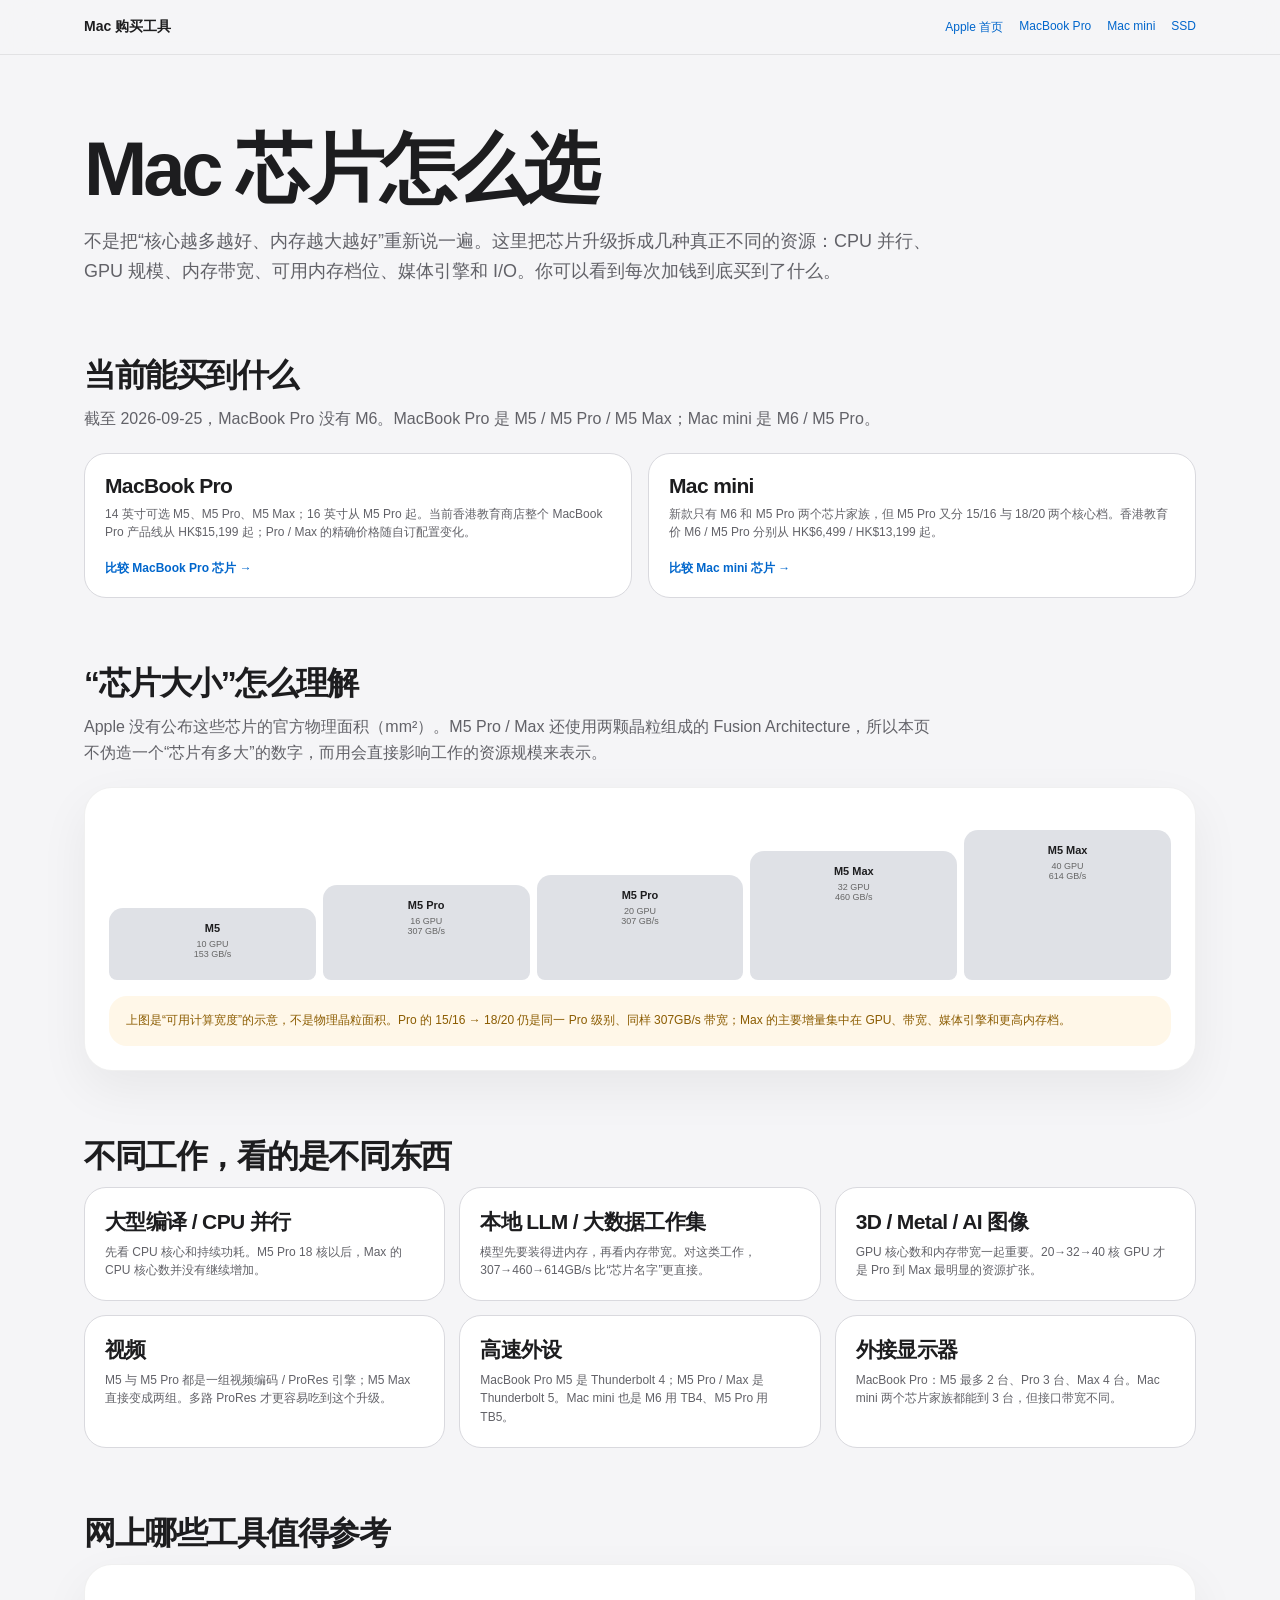
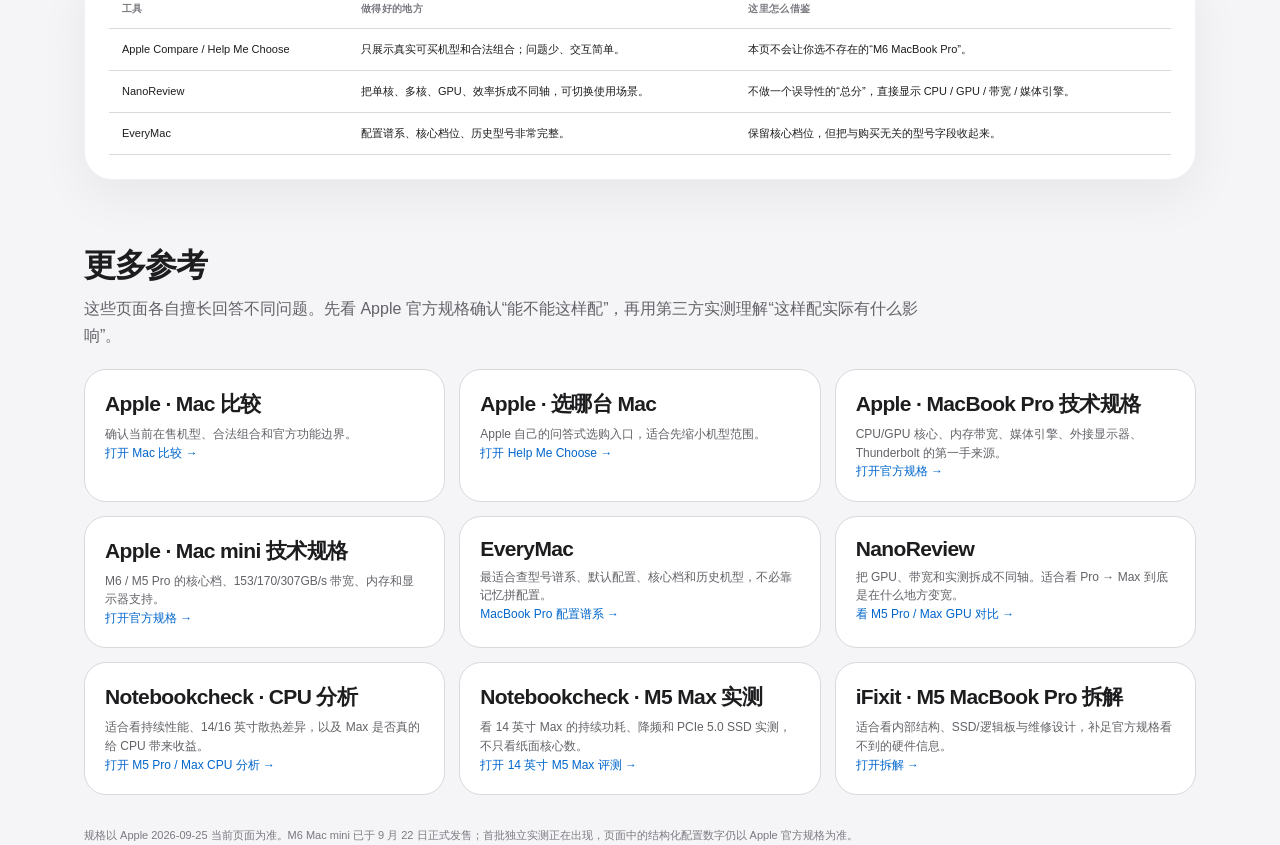
<file: mac/index.html>
<!doctype html><html lang="zh-CN"><head><meta charset="utf-8"><meta name="viewport" content="width=device-width,initial-scale=1"><meta name="description" content="Mac 芯片选择工具：MacBook Pro M5/M5 Pro/M5 Max 与 Mac mini M6/M5 Pro。"><title>Mac 芯片怎么选｜交互式购买工具</title><style>
:root{--bg:#f5f5f7;--card:#fff;--text:#1d1d1f;--muted:#626268;--sub:#7a7a81;--line:#d9d9de;--accent:#06c;--good:#176c39;--goodbg:#edf8f1;--warn:#8b5c00;--warnbg:#fff7e8;--shadow:0 18px 50px rgba(0,0,0,.06)}
*{box-sizing:border-box}html{scroll-behavior:smooth}body{margin:0;background:var(--bg);color:var(--text);font-family:-apple-system,BlinkMacSystemFont,"SF Pro Display","PingFang SC","Microsoft YaHei",sans-serif;-webkit-font-smoothing:antialiased}
a{color:var(--accent);text-decoration:none}a:hover{text-decoration:underline}button,select,input{font:inherit}
.wrap{max-width:1160px;margin:auto;padding:0 24px}.top{position:sticky;top:0;z-index:30;background:rgba(245,245,247,.9);backdrop-filter:blur(18px);border-bottom:1px solid rgba(0,0,0,.08)}.top .wrap{height:54px;display:flex;align-items:center;justify-content:space-between;gap:18px}.brand{font-size:14px;font-weight:760}.nav{display:flex;gap:16px;font-size:12px;white-space:nowrap}
.hero{padding:76px 0 36px}.hero h1{font-size:clamp(44px,7vw,76px);line-height:1;letter-spacing:-.055em;margin:0 0 20px;max-width:980px}.hero p{max-width:850px;margin:0;color:var(--muted);font-size:18px;line-height:1.65}
section{padding:32px 0}h2{font-size:32px;letter-spacing:-.045em;margin:0 0 8px}.lead{color:var(--muted);margin:0 0 20px;line-height:1.65;max-width:860px}.panel{background:var(--card);border:1px solid rgba(0,0,0,.06);border-radius:28px;padding:24px;box-shadow:var(--shadow)}
.pills{display:flex;gap:8px;flex-wrap:wrap}.pill{padding:7px 10px;border:1px solid var(--line);border-radius:999px;background:var(--card);font-size:11px;color:var(--muted)}
.tabs{display:flex;gap:7px;flex-wrap:wrap}.tabs button{border:1px solid var(--line);background:var(--card);color:var(--muted);padding:9px 13px;border-radius:12px;cursor:pointer;font-weight:700}.tabs button.active{background:var(--text);color:#fff;border-color:var(--text)}
.grid2{display:grid;grid-template-columns:1fr 1fr;gap:16px}.grid3{display:grid;grid-template-columns:repeat(3,1fr);gap:14px}.card{border:1px solid var(--line);border-radius:22px;padding:20px;background:var(--card);min-width:0}.card h3{font-size:21px;margin:0 0 7px;letter-spacing:-.03em}.card p{color:var(--muted);font-size:12px;line-height:1.55;margin:0}
.kpi{display:flex;justify-content:space-between;gap:12px;padding:9px 0;border-top:1px solid var(--line);font-size:12px}.kpi:first-of-type{margin-top:14px}.kpi span{color:var(--muted)}.kpi strong{text-align:right}
.bar{height:9px;border-radius:999px;background:#e8e8ed;overflow:hidden}.bar>i{display:block;height:100%;border-radius:inherit;background:#777b86}.axis{display:grid;grid-template-columns:120px 1fr 74px;gap:10px;align-items:center;margin:11px 0;font-size:11px}.axis b{text-align:right}
.callout{padding:18px 20px;border-radius:20px;background:#111113;color:#fff}.callout strong{font-size:23px}.callout p{margin:6px 0 0;color:#d1d1d6;font-size:12px;line-height:1.6}
.note{padding:15px 17px;border-radius:18px;background:var(--warnbg);color:var(--warn);font-size:12px;line-height:1.65}
.good{padding:15px 17px;border-radius:18px;background:var(--goodbg);color:var(--good);font-size:12px;line-height:1.65}
.matrix{overflow:auto}.matrix table{width:100%;border-collapse:collapse;min-width:820px}.matrix th,.matrix td{padding:12px 13px;border-bottom:1px solid var(--line);text-align:left;vertical-align:top;font-size:11px;line-height:1.55}.matrix th{font-size:10px;color:var(--sub);text-transform:uppercase;letter-spacing:.04em}
.controlset{display:grid;grid-template-columns:repeat(3,1fr);gap:10px}.check{border:1px solid var(--line);border-radius:16px;padding:13px;display:flex;gap:10px;align-items:flex-start;background:var(--card);cursor:pointer}.check input{margin-top:3px}.check strong{display:block;font-size:12px}.check span{display:block;color:var(--muted);font-size:11px;line-height:1.45;margin-top:3px}
.delta{display:grid;grid-template-columns:1fr 1fr;gap:16px}.delta .side{padding:18px;border:1px solid var(--line);border-radius:20px}.delta h3{margin:0 0 5px}.delta .big{font-size:30px;font-weight:780;letter-spacing:-.04em}
footer{padding:32px 0 70px;color:var(--sub);font-size:11px;line-height:1.6}
@media(max-width:820px){.nav{display:none}.grid2,.grid3,.controlset,.delta{grid-template-columns:1fr}.panel{padding:17px}.hero{padding-top:58px}.axis{grid-template-columns:92px 1fr 66px}}
@media(prefers-color-scheme:dark){:root{--bg:#0f0f11;--card:#1c1c1f;--text:#f5f5f7;--muted:#c7c7cc;--sub:#a9a9b0;--line:#3b3b42;--accent:#69aaff;--good:#80dca4;--goodbg:#163725;--warn:#e7c77d;--warnbg:#2b2417;--shadow:none}.top{background:rgba(15,15,17,.9)}.panel,.card,.check,.delta .side{border-color:#303037}.bar{background:#2d2d32}.tabs button.active{background:#f5f5f7;color:#111;border-color:#f5f5f7}}

.route{display:block;text-decoration:none;color:inherit}.route:hover{text-decoration:none}.route .go{display:inline-block;margin-top:18px;color:var(--accent);font-weight:750;font-size:12px}
.scale{display:grid;grid-template-columns:repeat(5,1fr);gap:7px;align-items:end;height:150px;margin-top:18px}.tower{border-radius:14px 14px 8px 8px;background:#dfe1e6;padding:10px;text-align:center;min-width:0}.tower b{font-size:11px}.tower span{display:block;font-size:9px;color:#666;margin-top:3px}.t1{height:48%}.t2{height:63%}.t3{height:70%}.t4{height:86%}.t5{height:100%}
@media(prefers-color-scheme:dark){.tower{background:#303037}.tower span{color:#b5b5bb}}
</style></head><body>
<header class="top"><div class="wrap"><div class="brand">Mac 购买工具</div><nav class="nav"><a href="/">Apple 首页</a><a href="/mac/macbook-pro/">MacBook Pro</a><a href="/mac/mac-mini/">Mac mini</a><a href="/mac/storage/">SSD</a></nav></div></header>
<main class="wrap">
<section class="hero"><h1>Mac 芯片怎么选</h1><p>不是把“核心越多越好、内存越大越好”重新说一遍。这里把芯片升级拆成几种真正不同的资源：CPU 并行、GPU 规模、内存带宽、可用内存档位、媒体引擎和 I/O。你可以看到每次加钱到底买到了什么。</p></section>

<section><h2>当前能买到什么</h2><p class="lead">截至 2026-09-25，MacBook Pro 没有 M6。MacBook Pro 是 M5 / M5 Pro / M5 Max；Mac mini 是 M6 / M5 Pro。</p>
<div class="grid2">
<a class="card route" href="/mac/macbook-pro/"><h3>MacBook Pro</h3><p>14 英寸可选 M5、M5 Pro、M5 Max；16 英寸从 M5 Pro 起。当前香港教育商店整个 MacBook Pro 产品线从 HK$15,199 起；Pro / Max 的精确价格随自订配置变化。</p><span class="go">比较 MacBook Pro 芯片 →</span></a>
<a class="card route" href="/mac/mac-mini/"><h3>Mac mini</h3><p>新款只有 M6 和 M5 Pro 两个芯片家族，但 M5 Pro 又分 15/16 与 18/20 两个核心档。香港教育价 M6 / M5 Pro 分别从 HK$6,499 / HK$13,199 起。</p><span class="go">比较 Mac mini 芯片 →</span></a>
</div></section>

<section><h2>“芯片大小”怎么理解</h2><p class="lead">Apple 没有公布这些芯片的官方物理面积（mm²）。M5 Pro / Max 还使用两颗晶粒组成的 Fusion Architecture，所以本页不伪造一个“芯片有多大”的数字，而用会直接影响工作的资源规模来表示。</p>
<div class="panel">
<div class="scale">
<div class="tower t1"><b>M5</b><span>10 GPU<br>153 GB/s</span></div>
<div class="tower t2"><b>M5 Pro</b><span>16 GPU<br>307 GB/s</span></div>
<div class="tower t3"><b>M5 Pro</b><span>20 GPU<br>307 GB/s</span></div>
<div class="tower t4"><b>M5 Max</b><span>32 GPU<br>460 GB/s</span></div>
<div class="tower t5"><b>M5 Max</b><span>40 GPU<br>614 GB/s</span></div>
</div>
<div class="note" style="margin-top:16px">上图是“可用计算宽度”的示意，不是物理晶粒面积。Pro 的 15/16 → 18/20 仍是同一 Pro 级别、同样 307GB/s 带宽；Max 的主要增量集中在 GPU、带宽、媒体引擎和更高内存档。</div>
</div></section>

<section><h2>不同工作，看的是不同东西</h2><div class="grid3">
<div class="card"><h3>大型编译 / CPU 并行</h3><p>先看 CPU 核心和持续功耗。M5 Pro 18 核以后，Max 的 CPU 核心数并没有继续增加。</p></div>
<div class="card"><h3>本地 LLM / 大数据工作集</h3><p>模型先要装得进内存，再看内存带宽。对这类工作，307→460→614GB/s 比“芯片名字”更直接。</p></div>
<div class="card"><h3>3D / Metal / AI 图像</h3><p>GPU 核心数和内存带宽一起重要。20→32→40 核 GPU 才是 Pro 到 Max 最明显的资源扩张。</p></div>
<div class="card"><h3>视频</h3><p>M5 与 M5 Pro 都是一组视频编码 / ProRes 引擎；M5 Max 直接变成两组。多路 ProRes 才更容易吃到这个升级。</p></div>
<div class="card"><h3>高速外设</h3><p>MacBook Pro M5 是 Thunderbolt 4；M5 Pro / Max 是 Thunderbolt 5。Mac mini 也是 M6 用 TB4、M5 Pro 用 TB5。</p></div>
<div class="card"><h3>外接显示器</h3><p>MacBook Pro：M5 最多 2 台、Pro 3 台、Max 4 台。Mac mini 两个芯片家族都能到 3 台，但接口带宽不同。</p></div>
</div></section>

<section><h2>网上哪些工具值得参考</h2><div class="matrix panel"><table><thead><tr><th>工具</th><th>做得好的地方</th><th>这里怎么借鉴</th></tr></thead><tbody>
<tr><td>Apple Compare / Help Me Choose</td><td>只展示真实可买机型和合法组合；问题少、交互简单。</td><td>本页不会让你选不存在的“M6 MacBook Pro”。</td></tr>
<tr><td>NanoReview</td><td>把单核、多核、GPU、效率拆成不同轴，可切换使用场景。</td><td>不做一个误导性的“总分”，直接显示 CPU / GPU / 带宽 / 媒体引擎。</td></tr>
<tr><td>EveryMac</td><td>配置谱系、核心档位、历史型号非常完整。</td><td>保留核心档位，但把与购买无关的型号字段收起来。</td></tr>
</tbody></table></div></section>

<section id="more"><h2>更多参考</h2><p class="lead">这些页面各自擅长回答不同问题。先看 Apple 官方规格确认“能不能这样配”，再用第三方实测理解“这样配实际有什么影响”。</p>
<div class="grid3">
<div class="card"><h3>Apple · Mac 比较</h3><p>确认当前在售机型、合法组合和官方功能边界。<br><a href="https://www.apple.com/mac/compare/" target="_blank" rel="noreferrer">打开 Mac 比较 →</a></p></div>
<div class="card"><h3>Apple · 选哪台 Mac</h3><p>Apple 自己的问答式选购入口，适合先缩小机型范围。<br><a href="https://www.apple.com/mac/best-mac/" target="_blank" rel="noreferrer">打开 Help Me Choose →</a></p></div>
<div class="card"><h3>Apple · MacBook Pro 技术规格</h3><p>CPU/GPU 核心、内存带宽、媒体引擎、外接显示器、Thunderbolt 的第一手来源。<br><a href="https://www.apple.com/macbook-pro/specs/" target="_blank" rel="noreferrer">打开官方规格 →</a></p></div>
<div class="card"><h3>Apple · Mac mini 技术规格</h3><p>M6 / M5 Pro 的核心档、153/170/307GB/s 带宽、内存和显示器支持。<br><a href="https://www.apple.com/mac-mini/specs/" target="_blank" rel="noreferrer">打开官方规格 →</a></p></div>
<div class="card"><h3>EveryMac</h3><p>最适合查型号谱系、默认配置、核心档和历史机型，不必靠记忆拼配置。<br><a href="https://everymac.com/systems/apple/macbook_pro/all-apple-silicon-macbook-pro-models.html" target="_blank" rel="noreferrer">MacBook Pro 配置谱系 →</a></p></div>
<div class="card"><h3>NanoReview</h3><p>把 GPU、带宽和实测拆成不同轴。适合看 Pro → Max 到底是在什么地方变宽。<br><a href="https://nanoreview.net/en/gpu-compare/apple-m5-pro-gpu-18-core-vs-apple-m5-max-gpu-40-core" target="_blank" rel="noreferrer">看 M5 Pro / Max GPU 对比 →</a></p></div>
<div class="card"><h3>Notebookcheck · CPU 分析</h3><p>适合看持续性能、14/16 英寸散热差异，以及 Max 是否真的给 CPU 带来收益。<br><a href="https://www.notebookcheck.net/Apple-M5-Pro-M5-Max-CPU-Analysis-M5-Max-is-not-much-faster-than-the-M4-Max.1246054.0.html" target="_blank" rel="noreferrer">打开 M5 Pro / Max CPU 分析 →</a></p></div>
<div class="card"><h3>Notebookcheck · M5 Max 实测</h3><p>看 14 英寸 Max 的持续功耗、降频和 PCIe 5.0 SSD 实测，不只看纸面核心数。<br><a href="https://www.notebookcheck.net/M5-Max-with-inconsistent-performance-and-throttling-issues-Apple-MacBook-Pro-14-Review.1246064.0.html" target="_blank" rel="noreferrer">打开 14 英寸 M5 Max 评测 →</a></p></div>
<div class="card"><h3>iFixit · M5 MacBook Pro 拆解</h3><p>适合看内部结构、SSD/逻辑板与维修设计，补足官方规格看不到的硬件信息。<br><a href="https://www.ifixit.com/News/114046/m5-macbook-pro-teardown" target="_blank" rel="noreferrer">打开拆解 →</a></p></div>
</div></section>
</main><footer class="wrap">规格以 Apple 2026-09-25 当前页面为准。M6 Mac mini 已于 9 月 22 日正式发售；首批独立实测正在出现，页面中的结构化配置数字仍以 Apple 官方规格为准。</footer>
</body></html>
</file>
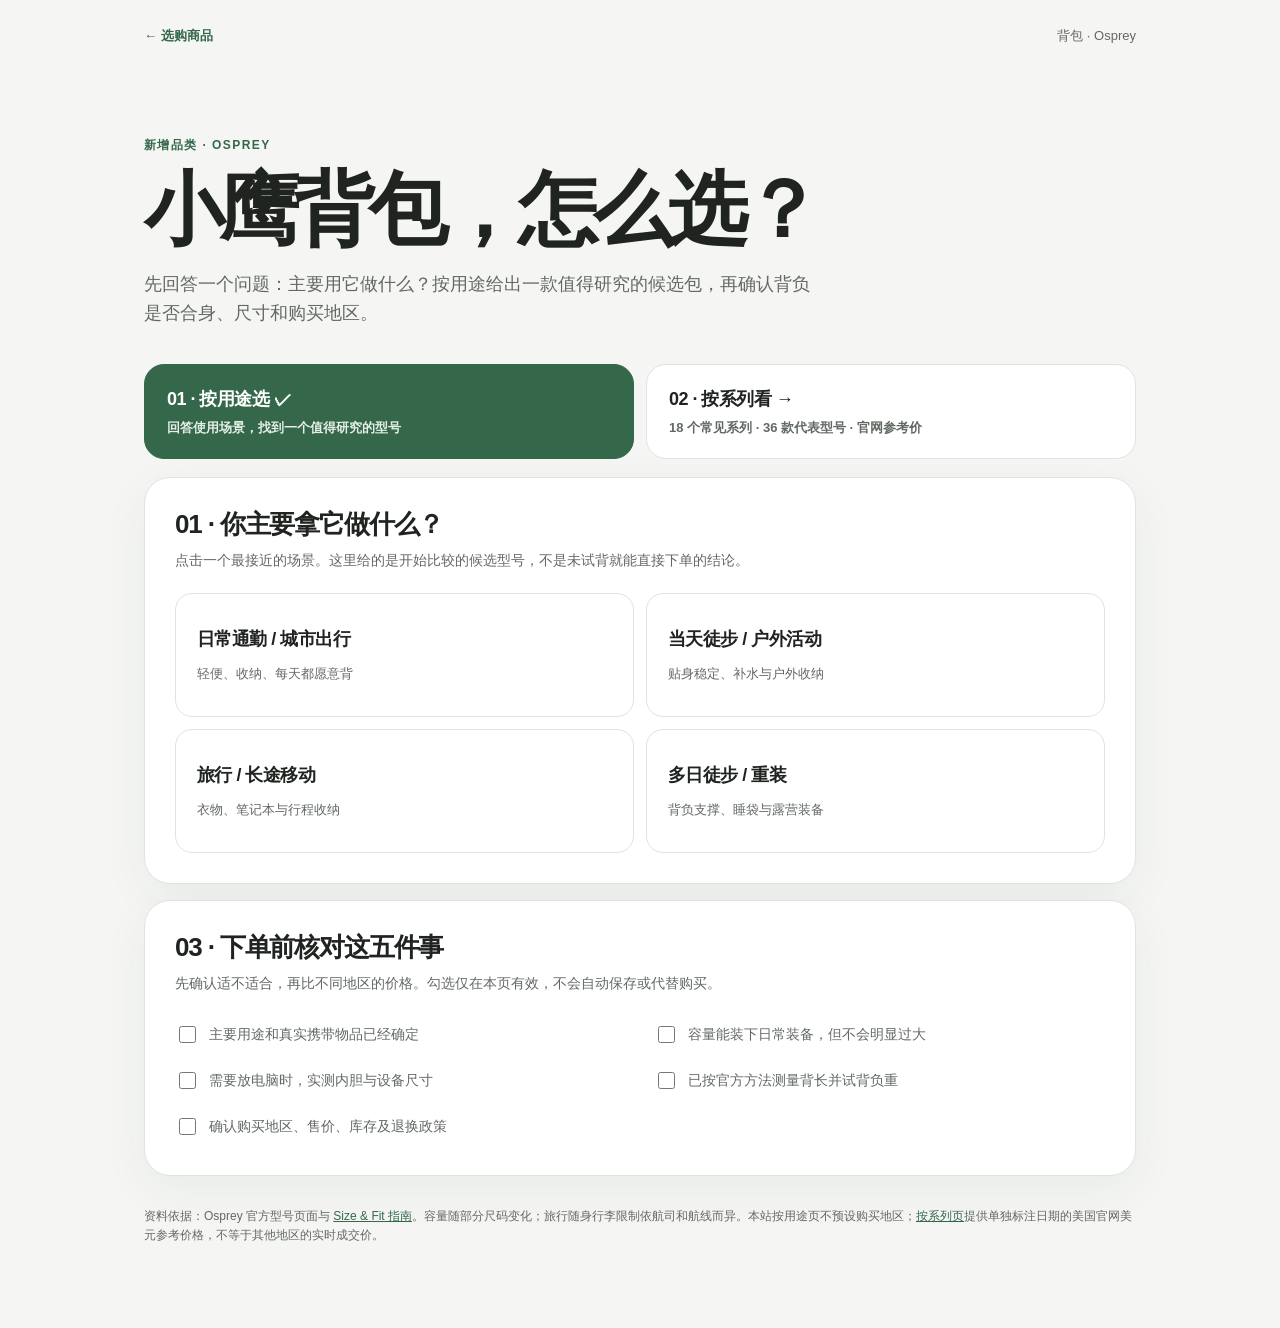
<file: osprey/index.html>
<!doctype html>
<html lang="zh-CN">
<head>
<meta charset="utf-8">
<meta name="viewport" content="width=device-width, initial-scale=1">
<meta name="description" content="小鹰 Osprey 背包选购：先按日常、徒步、旅行或重装用途缩小候选型号，再核对尺寸、背负与价格。">
<title>小鹰背包选购 · 选购商品</title>
<style>
:root{color-scheme:light;--bg:#f5f6f4;--card:#fff;--text:#202420;--muted:#626963;--line:#dfe4de;--green:#35674b;--soft:#eff5ef;--shadow:0 14px 48px rgba(25,54,35,.055)}
*{box-sizing:border-box}
body{margin:0;background:var(--bg);color:var(--text);font-family:-apple-system,BlinkMacSystemFont,"SF Pro Display","PingFang SC","Microsoft YaHei",sans-serif;line-height:1.6}
.wrap{max-width:1040px;margin:auto;padding:0 24px}
a{color:var(--green)}
nav{padding:26px 0;display:flex;justify-content:space-between;gap:16px;font-size:13px;color:var(--muted)}
nav a{text-decoration:none;font-weight:600}
.hero{padding:63px 0 36px}
.eyebrow{font-size:12px;font-weight:750;letter-spacing:.12em;text-transform:uppercase;color:var(--green)}
h1{font-size:clamp(46px,8vw,80px);letter-spacing:-.065em;line-height:1.04;margin:13px 0 19px}
.hero p{max-width:670px;font-size:18px;color:var(--muted);margin:0}
.panel{background:var(--card);border:1px solid var(--line);border-radius:26px;padding:30px;margin-bottom:16px;box-shadow:var(--shadow)}
h2{font-size:26px;letter-spacing:-.045em;line-height:1.25;margin:0 0 8px}
.panel>p{color:var(--muted);margin:0 0 22px;font-size:14px}
.choices{display:grid;grid-template-columns:repeat(2,minmax(0,1fr));gap:12px}
.choice{background:transparent;text-align:left;border:1px solid var(--line);color:var(--text);border-radius:17px;padding:21px;cursor:pointer;min-height:124px;font:inherit;transition:.18s border-color,.18s background,.18s transform}
.choice:hover{border-color:var(--green);transform:translateY(-2px)}
.choice[aria-pressed="true"]{border:2px solid var(--green);background:var(--soft);padding:20px}
.choice strong{display:block;font-size:18px;letter-spacing:-.03em;margin-bottom:6px}
.choice span{font-size:13px;color:var(--muted)}
.result{scroll-margin-top:20px}
.result .label{display:inline-block;background:var(--soft);border-radius:999px;padding:5px 11px;font-size:12px;color:var(--green);font-weight:700}
.model{font-size:clamp(30px,5vw,45px);margin:12px 0;letter-spacing:-.05em}
.model-facts{display:grid;grid-template-columns:1fr 1fr;gap:16px;padding:17px 0;border-top:1px solid var(--line);border-bottom:1px solid var(--line);margin:24px 0}
dt{font-size:12px;color:var(--muted)}dd{font-size:16px;font-weight:700;margin:4px 0 0}
.actions{display:flex;align-items:center;flex-wrap:wrap;gap:14px}
.action{display:inline-flex;align-items:center;gap:6px;text-decoration:none;border-radius:999px;background:var(--green);color:white;padding:12px 18px;font-weight:700;font-size:14px}
.action:hover{filter:brightness(.91)}
.minor{font-size:14px;font-weight:600}
.checklist{display:grid;grid-template-columns:repeat(2,minmax(0,1fr));gap:9px 28px}
.checklist label{display:flex;gap:10px;align-items:start;font-size:14px;color:var(--muted);padding:7px 0}
input[type="checkbox"]{accent-color:var(--green);width:17px;height:17px;margin-top:3px}
.foot{font-size:12px;color:var(--muted);padding:15px 0 70px}
.mode-nav{display:grid;grid-template-columns:1fr 1fr;gap:12px;padding:0;margin:0 0 18px}
.mode{display:block;background:var(--card);border:1px solid var(--line);border-radius:20px;padding:20px 22px;text-decoration:none;color:var(--text);min-width:0}
.mode strong{font-size:18px;display:block;letter-spacing:-.03em}
.mode span{font-size:13px;color:var(--muted);display:block;margin-top:4px}
.mode.active{background:var(--green);border-color:var(--green);color:white}
.mode.active span{color:#e3eee6}
.mode:hover{border-color:var(--green);text-decoration:none}
@media(max-width:640px){.mode-nav{grid-template-columns:1fr;gap:9px}.mode{padding:15px 19px}}
@media(prefers-color-scheme:dark){.mode.active{background:#315940;color:white}}
[hidden]{display:none!important}
@media(max-width:640px){.hero{padding:35px 0}.panel{padding:22px}.choices,.checklist{grid-template-columns:1fr}nav{padding:20px 0}.model-facts{gap:7px}}
@media(prefers-color-scheme:dark){:root{color-scheme:dark;--bg:#111511;--card:#1d241e;--text:#f1f6f0;--muted:#c0ccc1;--line:#374339;--green:#8dd2a3;--soft:#263c2c;--shadow:none}.action{background:#9cd3ac;color:#142618}}
</style>
</head>
<body>
<main class="wrap">
<nav aria-label="页面导航"><a href="/">← 选购商品</a><span>背包 · Osprey</span></nav>
<section class="hero">
<div class="eyebrow">新增品类 · OSPREY</div>
<h1>小鹰背包，怎么选？</h1>
<p>先回答一个问题：主要用它做什么？按用途给出一款值得研究的候选包，再确认背负是否合身、尺寸和购买地区。</p>
</section>
<nav class="mode-nav" aria-label="小鹰背包两种选购方式">
<a class="mode active" href="/osprey/" aria-current="page"><strong>01 · 按用途选 ✓</strong><span>回答使用场景，找到一个值得研究的型号</span></a>
<a class="mode" href="/osprey/series/"><strong>02 · 按系列看 →</strong><span>18 个常见系列 · 36 款代表型号 · 官网参考价</span></a>
</nav>
<section class="panel" aria-labelledby="scenario-heading">
<h2 id="scenario-heading">01 · 你主要拿它做什么？</h2>
<p>点击一个最接近的场景。这里给的是开始比较的候选型号，不是未试背就能直接下单的结论。</p>
<div class="choices" role="group" aria-label="选择背包主要使用场景">
<button type="button" class="choice" data-choice="daily" aria-pressed="false"><strong>日常通勤 / 城市出行</strong><span>轻便、收纳、每天都愿意背</span></button>
<button type="button" class="choice" data-choice="hike" aria-pressed="false"><strong>当天徒步 / 户外活动</strong><span>贴身稳定、补水与户外收纳</span></button>
<button type="button" class="choice" data-choice="travel" aria-pressed="false"><strong>旅行 / 长途移动</strong><span>衣物、笔记本与行程收纳</span></button>
<button type="button" class="choice" data-choice="trek" aria-pressed="false"><strong>多日徒步 / 重装</strong><span>背负支撑、睡袋与露营装备</span></button>
</div>
</section>
<section class="panel result" id="result" aria-live="polite" hidden>
<div class="label">02 · 可优先研究的型号</div>
<h2 class="model" id="model">—</h2>
<p id="reason"></p>
<dl class="model-facts">
<div><dt>官方标称容量</dt><dd id="volume">—</dd></div>
<div><dt>购买前先确认</dt><dd id="caution">—</dd></div>
</dl>
<div class="actions">
<a class="action" id="official" href="https://www.osprey.com/" target="_blank" rel="noopener noreferrer">查看 Osprey 官方型号 ↗</a>
<a class="minor" id="series-detail" href="/osprey/series/">看所属系列其他型号 ↗</a>
<a class="minor" href="https://www.osprey.com/expert-advice/size-fit" target="_blank" rel="noopener noreferrer">官方背包尺码指南 ↗</a>
</div>
</section>
<section class="panel">
<h2>03 · 下单前核对这五件事</h2>
<p>先确认适不适合，再比不同地区的价格。勾选仅在本页有效，不会自动保存或代替购买。</p>
<div class="checklist">
<label><input type="checkbox">主要用途和真实携带物品已经确定</label>
<label><input type="checkbox">容量能装下日常装备，但不会明显过大</label>
<label><input type="checkbox">需要放电脑时，实测内胆与设备尺寸</label>
<label><input type="checkbox">已按官方方法测量背长并试背负重</label>
<label><input type="checkbox">确认购买地区、售价、库存及退换政策</label>
</div>
</section>
<p class="foot">资料依据：Osprey 官方型号页面与 <a href="https://www.osprey.com/expert-advice/size-fit" target="_blank" rel="noopener noreferrer">Size &amp; Fit 指南</a>。容量随部分尺码变化；旅行随身行李限制依航司和航线而异。本站按用途页不预设购买地区；<a href="/osprey/series/">按系列页</a>提供单独标注日期的美国官网美元参考价格，不等于其他地区的实时成交价。</p>
</main>
<script>
"use strict";
const choices={
  daily:{seriesId:"daylite",model:"Daylite™ Plus",volume:"20 L",caution:"电脑尺寸与实际收纳",reason:"适合作为城市日常和短途出行的起点。带电子设备时，要实际量内胆并核对防护需求。",url:"https://www.osprey.com/daylite-plus-dayltpluss21-795"},
  hike:{seriesId:"talon-tempest",model:"Talon™ 22",volume:"22 L",caution:"背长、贴身度与负重",reason:"针对当天徒步和多种运动场景；背负感受和个人体型需要实地试背，别只看容量。",url:"https://www.osprey.com/talontm-1"},
  travel:{seriesId:"farpoint-fairview",model:"Farpoint™ 40",volume:"40 L",caution:"航司手提行李限制",reason:"面向旅行收纳和途中背负，可作为行李箱替代方案的候选。是否能登机仍需逐航司核对。",url:"https://www.osprey.com/farpointtm-40-travel-pack-1"},
  trek:{seriesId:"kestrel-kyte",model:"Kestrel™ 48",volume:"46–48 L（依尺码）",caution:"背长、腰带与重装试背",reason:"面向多日徒步与较重装备的候选。S/M 和 L/XL 的容量不同，按实际装备和合身程度决定。",url:"https://www.osprey.com/kestrel-48-kestrel48s23-453"}
};
const buttons=[...document.querySelectorAll("[data-choice]")];
for(const button of buttons){
 button.addEventListener("click",()=>{
  const item=choices[button.dataset.choice];
  if(!item)return;
  buttons.forEach(b=>b.setAttribute("aria-pressed",String(b===button)));
  document.getElementById("model").textContent=item.model;
  document.getElementById("volume").textContent=item.volume;
  document.getElementById("reason").textContent=item.reason;
  document.getElementById("caution").textContent=item.caution;
  document.getElementById("official").href=item.url;
  document.getElementById("series-detail").href="/osprey/series/#"+item.seriesId;
  const panel=document.getElementById("result");
  panel.hidden=false;
  panel.scrollIntoView({behavior:"smooth",block:"nearest"});
 });
}
</script>
</body>
</html>
</file>
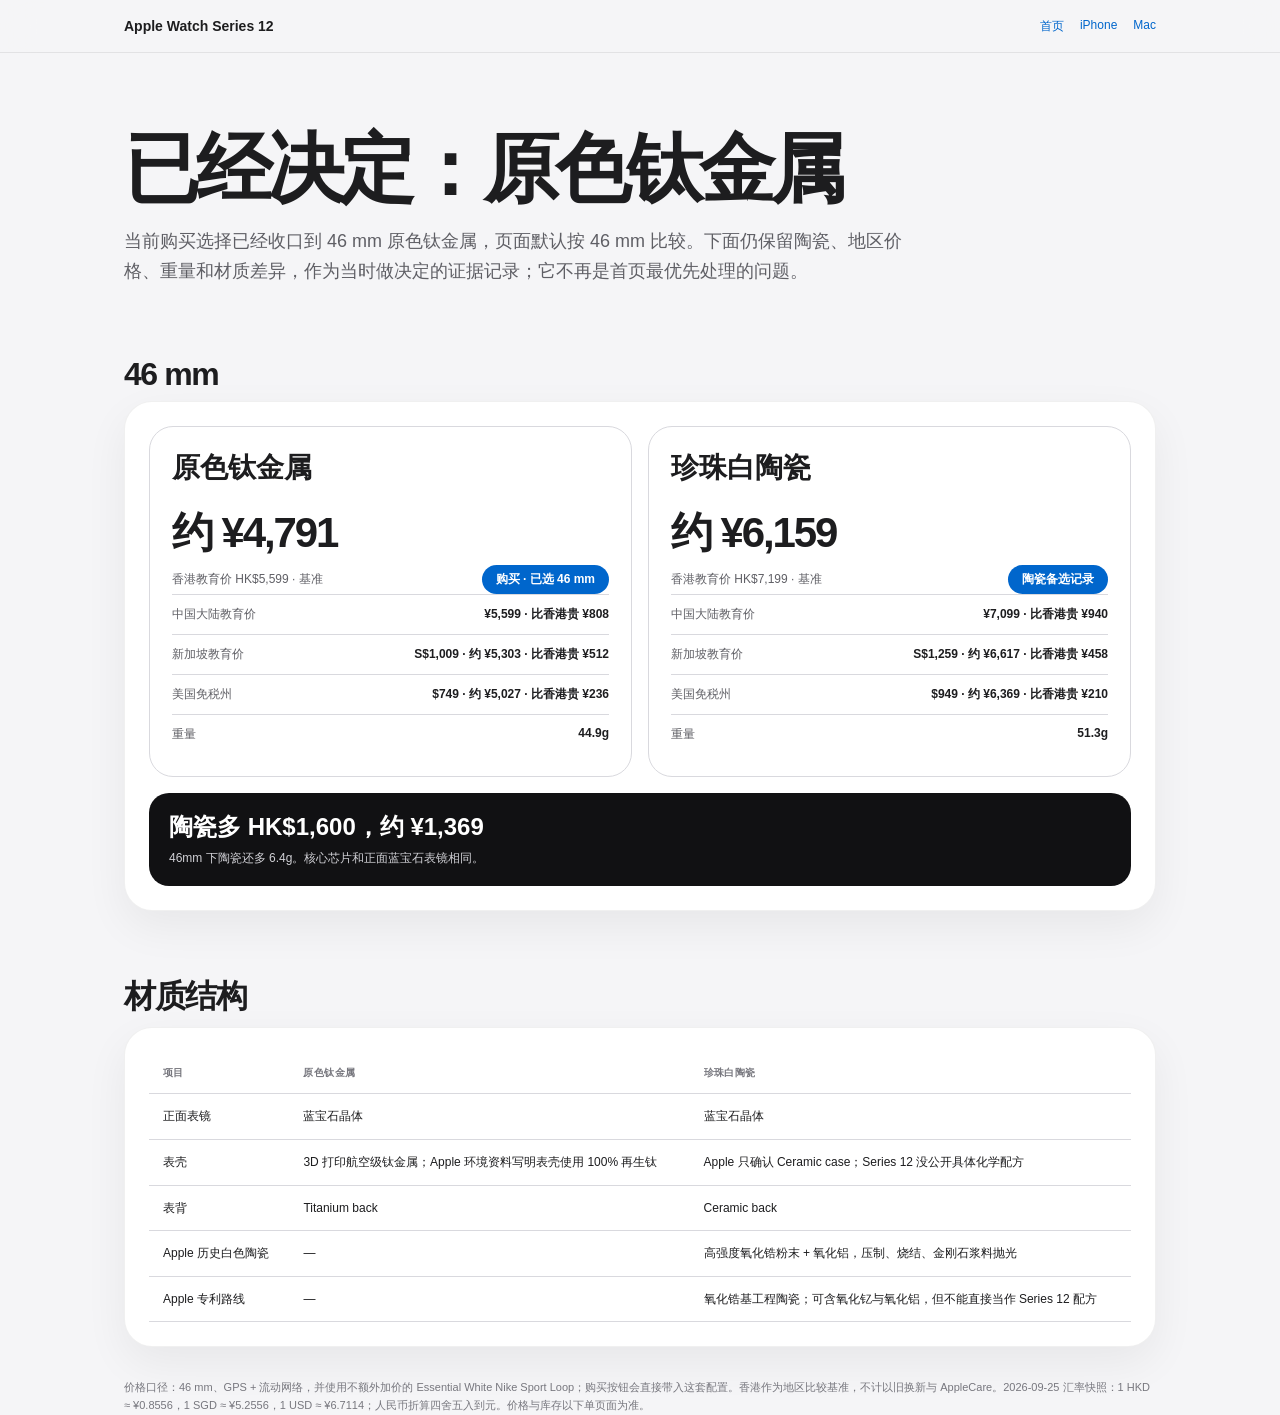
<file: watch/index.html>
<!doctype html><html lang="zh-CN"><head><meta charset="utf-8"><meta name="viewport" content="width=device-width,initial-scale=1"><title>Apple Watch Series 12｜已决定原色钛金属</title><style>
:root{--bg:#f5f5f7;--card:#fff;--text:#1d1d1f;--muted:#5f5f65;--sub:#77777e;--line:#d9d9de;--blue:#06c;--green:#176c39;--greenbg:#edf8f1;--shadow:0 16px 44px rgba(0,0,0,.06)}
*{box-sizing:border-box}html{scroll-behavior:smooth}body{margin:0;background:var(--bg);color:var(--text);font-family:-apple-system,BlinkMacSystemFont,"SF Pro Display","PingFang SC","Microsoft YaHei",sans-serif;-webkit-font-smoothing:antialiased}
a{color:var(--blue);text-decoration:none}a:hover{text-decoration:underline}.wrap{max-width:1080px;margin:auto;padding:0 24px}
.top{position:sticky;top:0;z-index:20;background:rgba(245,245,247,.9);backdrop-filter:blur(18px);border-bottom:1px solid rgba(0,0,0,.08)}.top .wrap{height:52px;display:flex;align-items:center;justify-content:space-between;gap:20px}.brand{font-size:14px;font-weight:760}.nav{display:flex;gap:16px;font-size:12px}
.hero{padding:78px 0 38px}.hero h1{font-size:clamp(44px,7vw,76px);line-height:1;letter-spacing:-.055em;margin:0 0 20px}.hero p{max-width:800px;margin:0;color:var(--muted);font-size:18px;line-height:1.65}
section{padding:32px 0}h2{font-size:32px;letter-spacing:-.045em;margin:0 0 8px}.lead{color:var(--muted);margin:0 0 20px;line-height:1.65}.panel{background:var(--card);border:1px solid rgba(0,0,0,.06);border-radius:28px;padding:24px;box-shadow:var(--shadow)}
.cards{display:grid;grid-template-columns:repeat(3,1fr);gap:14px}.card{border:1px solid var(--line);border-radius:22px;padding:20px}.card.best{background:var(--greenbg);border-color:#75b88f}.card h3{font-size:19px;margin:0 0 14px}.price{font-size:36px;font-weight:780;letter-spacing:-.045em}.local{color:var(--muted);font-size:12px;margin-top:4px}.note{color:var(--muted);font-size:12px;line-height:1.6;margin-top:12px;padding-top:12px;border-top:1px solid var(--line)}
table{width:100%;border-collapse:collapse}th,td{text-align:left;padding:13px 14px;border-bottom:1px solid var(--line);vertical-align:top;font-size:12px;line-height:1.55}th{color:var(--sub);font-size:10px;text-transform:uppercase;letter-spacing:.04em}
.callout{margin-top:16px;padding:18px 20px;border-radius:20px;background:#111113;color:#fff}.callout strong{font-size:24px}.callout p{margin:6px 0 0;color:#d1d1d6;font-size:12px;line-height:1.6}
.pills{display:flex;gap:8px;flex-wrap:wrap}.pill{padding:7px 10px;border:1px solid var(--line);border-radius:999px;background:var(--card);font-size:11px;color:var(--muted)}
footer{padding:32px 0 64px;color:var(--sub);font-size:11px;line-height:1.6}
@media(max-width:780px){.nav{display:none}.cards{grid-template-columns:1fr}.panel{padding:17px}.hero{padding-top:56px}}
@media(prefers-color-scheme:dark){:root{--bg:#0f0f11;--card:#1c1c1f;--text:#f5f5f7;--muted:#c7c7cc;--sub:#a9a9b0;--line:#3b3b42;--blue:#69aaff;--green:#81dba5;--greenbg:#153523;--shadow:none}.top{background:rgba(15,15,17,.9)}.panel,.card{border-color:#303037}.card.best{background:#14291d}}

.two{display:grid;grid-template-columns:1fr 1fr;gap:16px}.choice{border:1px solid var(--line);border-radius:24px;padding:22px}.choice h3{font-size:28px;margin:0}.big{font-size:42px;font-weight:780;letter-spacing:-.05em;margin:18px 0 3px}.edu-price{display:flex;align-items:center;justify-content:space-between;gap:12px;margin-top:4px}.edu-price .local{margin-top:0}.buy{display:inline-flex;align-items:center;justify-content:center;flex:0 0 auto;padding:7px 14px;border-radius:999px;background:var(--blue);color:#fff;font-size:12px;font-weight:700;line-height:1.2}.buy:hover{text-decoration:none;filter:brightness(.96)}.row{display:grid;grid-template-columns:1fr auto;gap:12px;padding:11px 0;border-top:1px solid var(--line);font-size:12px}.row span{color:var(--muted)}.row strong{text-align:right}@media(max-width:780px){.two{grid-template-columns:1fr}}
</style></head><body>
<header class="top"><div class="wrap"><div class="brand">Apple Watch Series 12</div><nav class="nav"><a href="/">首页</a><a href="/iphone/">iPhone</a><a href="/mac/">Mac</a></nav></div></header>
<main class="wrap">
<section class="hero"><h1>已经决定：原色钛金属</h1><p>当前购买选择已经收口到 46 mm 原色钛金属，页面默认按 46 mm 比较。下面仍保留陶瓷、地区价格、重量和材质差异，作为当时做决定的证据记录；它不再是首页最优先处理的问题。</p></section>
<section><h2>46 mm</h2><div class="panel"><div class="two">
<article class="choice"><h3>原色钛金属</h3><div class="big">约 ¥4,791</div><div class="edu-price"><div class="local">香港教育价 HK$5,599 · 基准</div><a class="buy" href="https://www.apple.com/hk-edu/shop/buy-watch/apple-watch/46mm-cellular-natural-titanium-essential-white-nike-sport-loop">购买 · 已选 46 mm</a></div><div class="row"><span>中国大陆教育价</span><strong>¥5,599 · 比香港贵 ¥808</strong></div><div class="row"><span>新加坡教育价</span><strong>S$1,009 · 约 ¥5,303 · 比香港贵 ¥512</strong></div><div class="row"><span>美国免税州</span><strong>$749 · 约 ¥5,027 · 比香港贵 ¥236</strong></div><div class="row"><span>重量</span><strong>44.9g</strong></div></article>
<article class="choice"><h3>珍珠白陶瓷</h3><div class="big">约 ¥6,159</div><div class="edu-price"><div class="local">香港教育价 HK$7,199 · 基准</div><a class="buy" href="https://www.apple.com/hk-edu/shop/buy-watch/apple-watch/46mm-cellular-pearl-white-ceramic-essential-white-nike-sport-loop">陶瓷备选记录</a></div><div class="row"><span>中国大陆教育价</span><strong>¥7,099 · 比香港贵 ¥940</strong></div><div class="row"><span>新加坡教育价</span><strong>S$1,259 · 约 ¥6,617 · 比香港贵 ¥458</strong></div><div class="row"><span>美国免税州</span><strong>$949 · 约 ¥6,369 · 比香港贵 ¥210</strong></div><div class="row"><span>重量</span><strong>51.3g</strong></div></article>
</div><div class="callout"><strong>陶瓷多 HK$1,600，约 ¥1,369</strong><p>46mm 下陶瓷还多 6.4g。核心芯片和正面蓝宝石表镜相同。</p></div></div></section>
<section><h2>材质结构</h2><div class="panel"><table><thead><tr><th>项目</th><th>原色钛金属</th><th>珍珠白陶瓷</th></tr></thead><tbody>
<tr><td>正面表镜</td><td>蓝宝石晶体</td><td>蓝宝石晶体</td></tr>
<tr><td>表壳</td><td>3D 打印航空级钛金属；Apple 环境资料写明表壳使用 100% 再生钛</td><td>Apple 只确认 Ceramic case；Series 12 没公开具体化学配方</td></tr>
<tr><td>表背</td><td>Titanium back</td><td>Ceramic back</td></tr>
<tr><td>Apple 历史白色陶瓷</td><td>—</td><td>高强度氧化锆粉末 + 氧化铝，压制、烧结、金刚石浆料抛光</td></tr>
<tr><td>Apple 专利路线</td><td>—</td><td>氧化锆基工程陶瓷；可含氧化钇与氧化铝，但不能直接当作 Series 12 配方</td></tr>
</tbody></table></div></section>
</main><footer class="wrap">价格口径：46 mm、GPS + 流动网络，并使用不额外加价的 Essential White Nike Sport Loop；购买按钮会直接带入这套配置。香港作为地区比较基准，不计以旧换新与 AppleCare。2026-09-25 汇率快照：1 HKD ≈ ¥0.8556，1 SGD ≈ ¥5.2556，1 USD ≈ ¥6.7114；人民币折算四舍五入到元。价格与库存以下单页面为准。</footer>
</body></html>
</file>
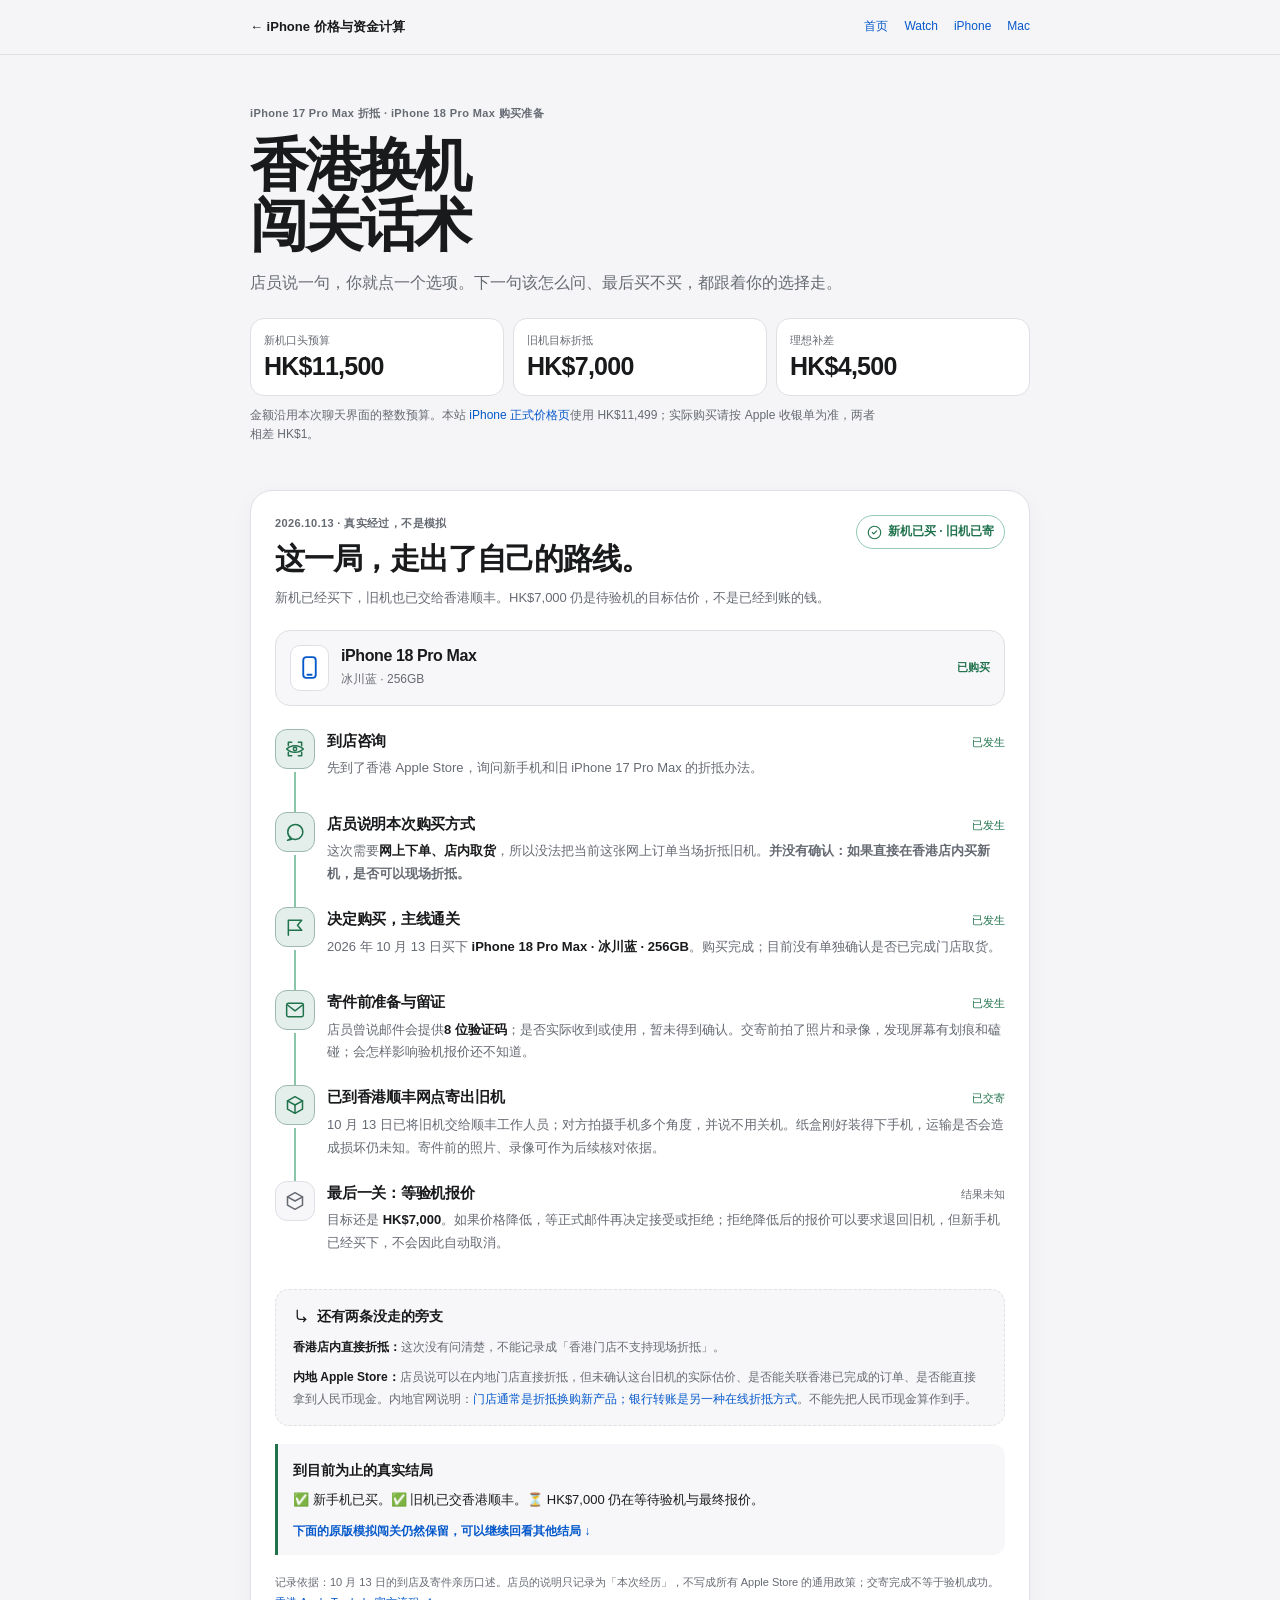
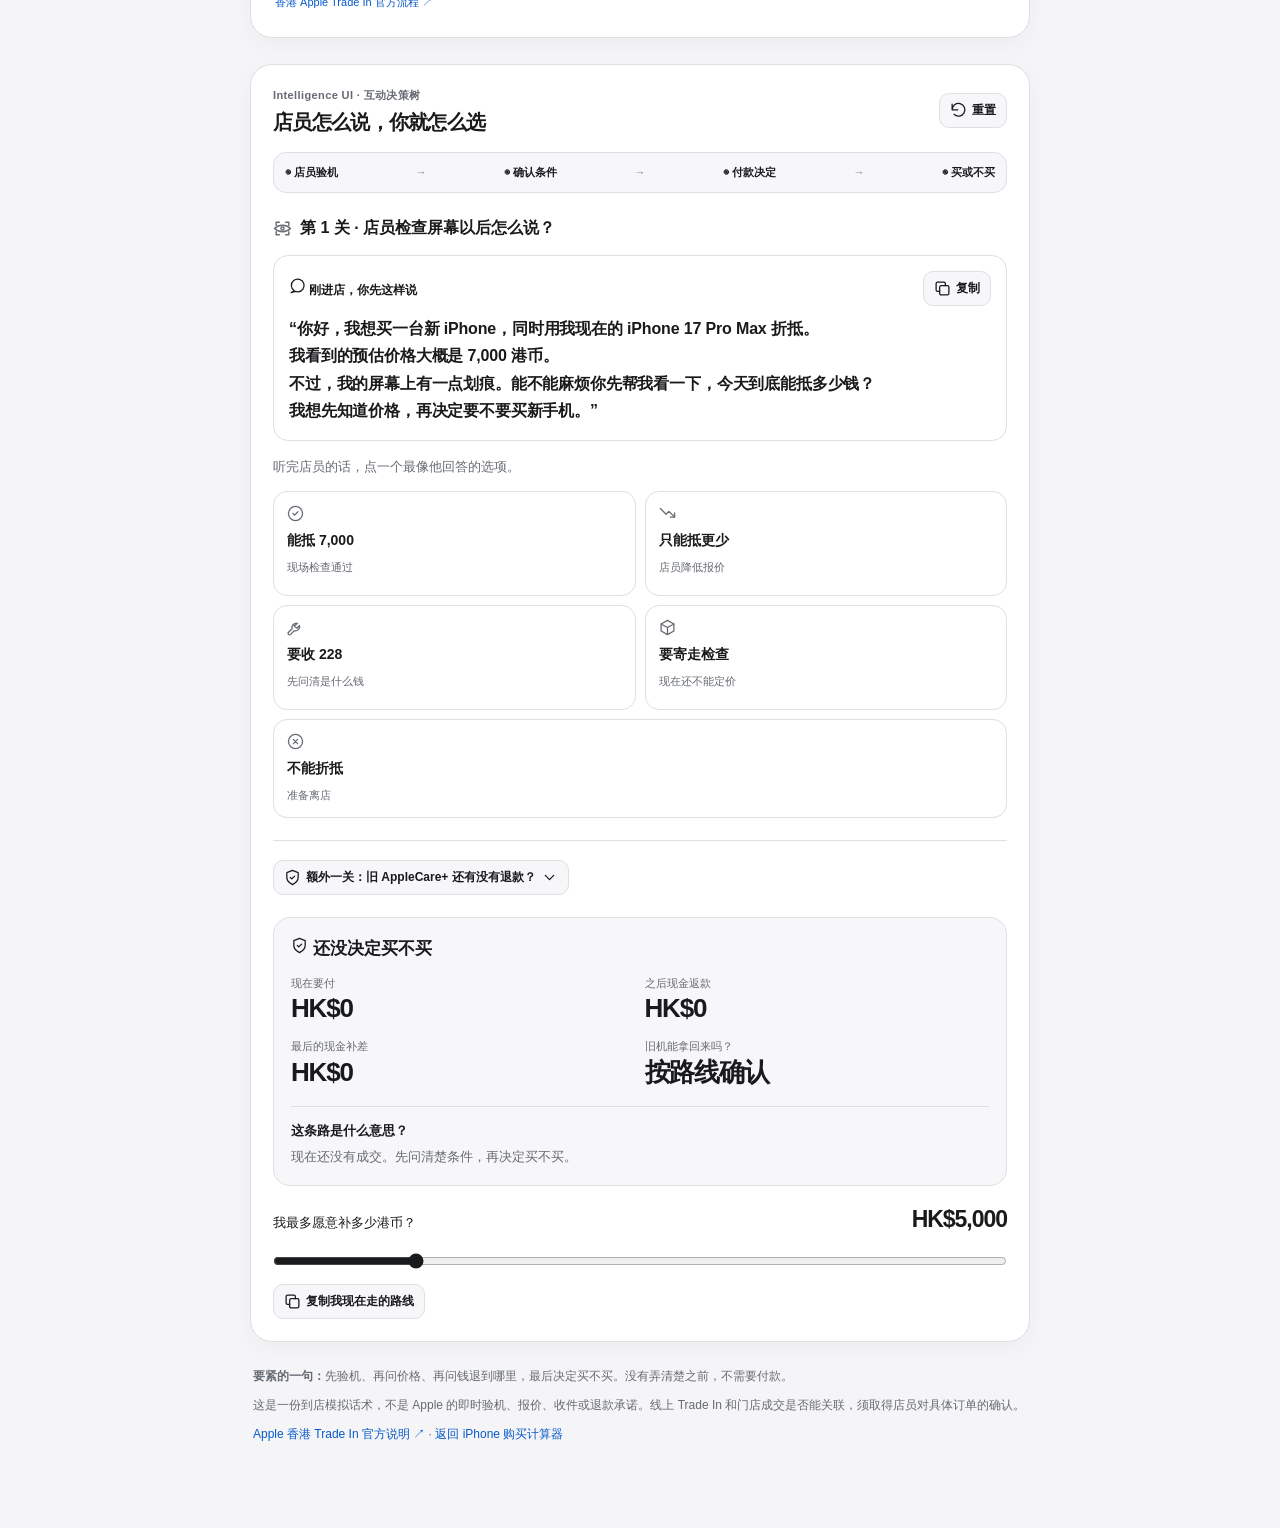
<file: iphone/trade-in-guide/index.html>
<!doctype html>
<html lang="zh-CN">
<head>
<meta charset="utf-8">
<meta name="viewport" content="width=device-width,initial-scale=1">
<meta name="theme-color" content="#f5f5f7">
<title>香港 iPhone 换机 · 闯关话术｜Apple 设备购买决策</title>
<meta name="description" content="把香港 Apple Store 换机的不确定情况变成能点的选择：店员说什么，你照着念什么。每条路线最终都有买、不买或已付款待验机的真实结局。">
<link rel="stylesheet" href="./style.css">
</head>
<body>
<header class="top">
  <div class="wrap top-inner"><a class="brand" href="/iphone/">← iPhone 价格与资金计算</a>
    <nav aria-label="网站导航"><a href="/">首页</a><a href="/watch/">Watch</a><a href="/iphone/">iPhone</a><a href="/mac/">Mac</a></nav></div>
</header>
<main class="wrap" id="main">
  <section class="hero">
    <div class="eyebrow">iPhone 17 Pro Max 折抵 · iPhone 18 Pro Max 购买准备</div>
    <h1>香港换机<br>闯关话术</h1>
    <p>店员说一句，你就点一个选项。下一句该怎么问、最后买不买，都跟着你的选择走。</p>
    <div class="headline-stats" aria-label="原聊天界面金额">
      <div><span>新机口头预算</span><strong>HK$11,500</strong></div>
      <div><span>旧机目标折抵</span><strong>HK$7,000</strong></div>
      <div><span>理想补差</span><strong>HK$4,500</strong></div>
    </div>
    <p class="precision">金额沿用本次聊天界面的整数预算。本站 <a href="/iphone/">iPhone 正式价格页</a>使用 HK$11,499；实际购买请按 Apple 收银单为准，两者相差 HK$1。</p>
  </section>
  <section id="actual-route-20261013" class="actual-route" data-purchase="completed" data-tradein="pending" data-courier="shipped" data-source="customer-recollection" aria-labelledby="actual-route-title">
    <div class="actual-head">
      <div>
        <div class="eyebrow">2026.10.13 · 真实经过，不是模拟</div>
        <h2 id="actual-route-title">这一局，走出了自己的路线。</h2>
        <p>新机已经买下，旧机也已交给香港顺丰。HK$7,000 仍是待验机的目标估价，不是已经到账的钱。</p>
      </div>
      <div class="actual-outcome"><svg class="ico" viewBox="0 0 24 24" aria-hidden="true"><circle cx="12" cy="12" r="10"/><path d="m8.5 12 2.3 2.3 4.7-4.8"/></svg><span>新机已买 · 旧机已寄</span></div>
    </div>
    <div class="actual-device" aria-label="已购买新机">
      <span class="actual-device-icon"><svg class="ico" viewBox="0 0 24 24" aria-hidden="true"><rect x="6" y="2" width="12" height="20" rx="3"/><path d="M10 19h4"/></svg></span>
      <span><strong>iPhone 18 Pro Max</strong><small>冰川蓝 · 256GB</small></span>
      <span class="actual-device-right">已购买</span>
    </div>
    <ol class="actual-steps" aria-label="购买当日确定路线和随后待办">
      <li class="actual-done" data-route-stage="visited" data-stage-state="done">
        <span class="actual-step-symbol"><svg class="ico" viewBox="0 0 24 24" aria-hidden="true"><path d="M4 4h4M4 4v4m16-4h-4m4 0v4M4 20h4m-4 0v-4m16 4h-4m4 0v-4"/><path d="M2 12s4-4 10-4 10 4 10 4-4 4-10 4-10-4-10-4z"/><circle cx="12" cy="12" r="2"/></svg></span>
        <div class="actual-step-body"><div class="actual-step-heading"><strong>到店咨询</strong><small>已发生</small></div><p>先到了香港 Apple Store，询问新手机和旧 iPhone 17 Pro Max 的折抵办法。</p></div>
      </li>
      <li class="actual-done" data-route-stage="staff" data-stage-state="done">
        <span class="actual-step-symbol"><svg class="ico" viewBox="0 0 24 24" aria-hidden="true"><path d="M7.5 19.5a9 9 0 1 1 5 1.4 9 9 0 0 1-3.3-.6L3 22z"/></svg></span>
        <div class="actual-step-body"><div class="actual-step-heading"><strong>店员说明本次购买方式</strong><small>已发生</small></div><p>这次需要<strong>网上下单、店内取货</strong>，所以没法把当前这张网上订单当场折抵旧机。<em>并没有确认：如果直接在香港店内买新机，是否可以现场折抵。</em></p></div>
      </li>
      <li class="actual-done" data-route-stage="purchase" data-stage-state="done">
        <span class="actual-step-symbol"><svg class="ico" viewBox="0 0 24 24" aria-hidden="true"><path d="M4 22V4m0 0h16l-5 6 5 6H4"/></svg></span>
        <div class="actual-step-body"><div class="actual-step-heading"><strong>决定购买，主线通关</strong><small>已发生</small></div><p>2026 年 10 月 13 日买下 <strong>iPhone 18 Pro Max · 冰川蓝 · 256GB</strong>。购买完成；目前没有单独确认是否已完成门店取货。</p></div>
      </li>
      <li class="actual-done" data-route-stage="prep" data-stage-state="done">
        <span class="actual-step-symbol"><svg class="ico" viewBox="0 0 24 24" aria-hidden="true"><rect x="2" y="4" width="20" height="16" rx="2"/><path d="m3 6 9 7 9-7"/></svg></span>
        <div class="actual-step-body"><div class="actual-step-heading"><strong>寄件前准备与留证</strong><small>已发生</small></div><p>店员曾说邮件会提供<strong>8 位验证码</strong>；是否实际收到或使用，暂未得到确认。交寄前拍了照片和录像，发现屏幕有划痕和磕碰；会怎样影响验机报价还不知道。</p></div>
      </li>
      <li class="actual-done" data-route-stage="courier" data-stage-state="done">
        <span class="actual-step-symbol"><svg class="ico" viewBox="0 0 24 24" aria-hidden="true"><path d="m12 2 9 5-9 5-9-5z"/><path d="M3 7v10l9 5 9-5V7M12 12v10"/></svg></span>
        <div class="actual-step-body"><div class="actual-step-heading"><strong>已到香港顺丰网点寄出旧机</strong><small>已交寄</small></div><p>10 月 13 日已将旧机交给顺丰工作人员；对方拍摄手机多个角度，并说不用关机。纸盒刚好装得下手机，运输是否会造成损坏仍未知。寄件前的照片、录像可作为后续核对依据。</p></div>
      </li>
      <li class="actual-next" data-route-stage="valuation" data-stage-state="pending">
        <span class="actual-step-symbol"><svg class="ico" viewBox="0 0 24 24" aria-hidden="true"><path d="m12 2 9 5-9 5-9-5z"/><path d="M3 7v10l9 5 9-5V7"/></svg></span>
        <div class="actual-step-body"><div class="actual-step-heading"><strong>最后一关：等验机报价</strong><small>结果未知</small></div><p>目标还是 <strong>HK$7,000</strong>。如果价格降低，等正式邮件再决定接受或拒绝；拒绝降低后的报价可以要求退回旧机，但新手机已经买下，不会因此自动取消。</p></div>
      </li>
    </ol>
    <div class="actual-side" aria-label="没有成为主线的两条线索">
      <div class="actual-side-title"><svg class="ico" viewBox="0 0 24 24" aria-hidden="true"><path d="M6 3v9a4 4 0 0 0 4 4h8"/><path d="m15 13 3 3-3 3"/></svg> 还有两条没走的旁支</div>
      <p><strong>香港店内直接折抵：</strong>这次没有问清楚，不能记录成「香港门店不支持现场折抵」。</p>
      <p><strong>内地 Apple Store：</strong>店员说可以在内地门店直接折抵，但未确认这台旧机的实际估价、是否能关联香港已完成的订单、是否能直接拿到人民币现金。内地官网说明：<a href="https://www.apple.com.cn/shop/trade-in" target="_blank" rel="noopener noreferrer">门店通常是折抵换购新产品；银行转账是另一种在线折抵方式</a>。不能先把人民币现金算作到手。</p>
    </div>
    <div class="actual-summary">
      <strong>到目前为止的真实结局</strong>
      <p>✅ 新手机已买。✅ 旧机已交香港顺丰。⏳ HK$7,000 仍在等待验机与最终报价。</p>
      <a href="#tradein-app">下面的原版模拟闯关仍然保留，可以继续回看其他结局 ↓</a>
    </div>
    <p class="actual-evidence">记录依据：10 月 13 日的到店及寄件亲历口述。店员的说明只记录为「本次经历」，不写成所有 Apple Store 的通用政策；交寄完成不等于验机成功。<a href="https://www.apple.com/hk-zh/shop/trade-in" target="_blank" rel="noopener noreferrer">香港 Apple Trade In 官方流程 ↗</a></p>
  </section>

  <section class="game">
    <div class="game-toolbar">
      <div><div class="eyebrow">Intelligence UI · 互动决策树</div><h2>店员怎么说，你就怎么选</h2></div>
      <button type="button" id="reset-game" class="secondary-button"><svg viewBox="0 0 24 24" aria-hidden="true"><path d="M3 11a9 9 0 1 1 2.7 6.4M3 3v8h8"/></svg> 重置</button>
    </div>
    <div class="steps" aria-label="闯关进度">
      <span>◉ 店员验机</span><span aria-hidden="true">→</span>
      <span>◉ 确认条件</span><span aria-hidden="true">→</span>
      <span>◉ 付款决定</span><span aria-hidden="true">→</span>
      <span>◉ 买或不买</span>
    </div>
    <div id="tradein-app" aria-live="polite">
      <p>正在加载互动路线。如果没有加载，请检查浏览器是否启用了 JavaScript。</p>
    </div>
  </section>
  <footer>
    <p><strong>要紧的一句：</strong>先验机、再问价格、再问钱退到哪里，最后决定买不买。没有弄清楚之前，不需要付款。</p>
    <p>这是一份到店模拟话术，不是 Apple 的即时验机、报价、收件或退款承诺。线上 Trade In 和门店成交是否能关联，须取得店员对具体订单的确认。</p>
    <p><a href="https://www.apple.com/hk-zh/shop/trade-in" target="_blank" rel="noopener noreferrer">Apple 香港 Trade In 官方说明 ↗</a> · <a href="/iphone/">返回 iPhone 购买计算器</a></p>
  </footer>
</main>
<script src="./model.js"></script>
<script src="./ui.js"></script>
<script src="./app.js"></script>
</body>
</html>
</file>
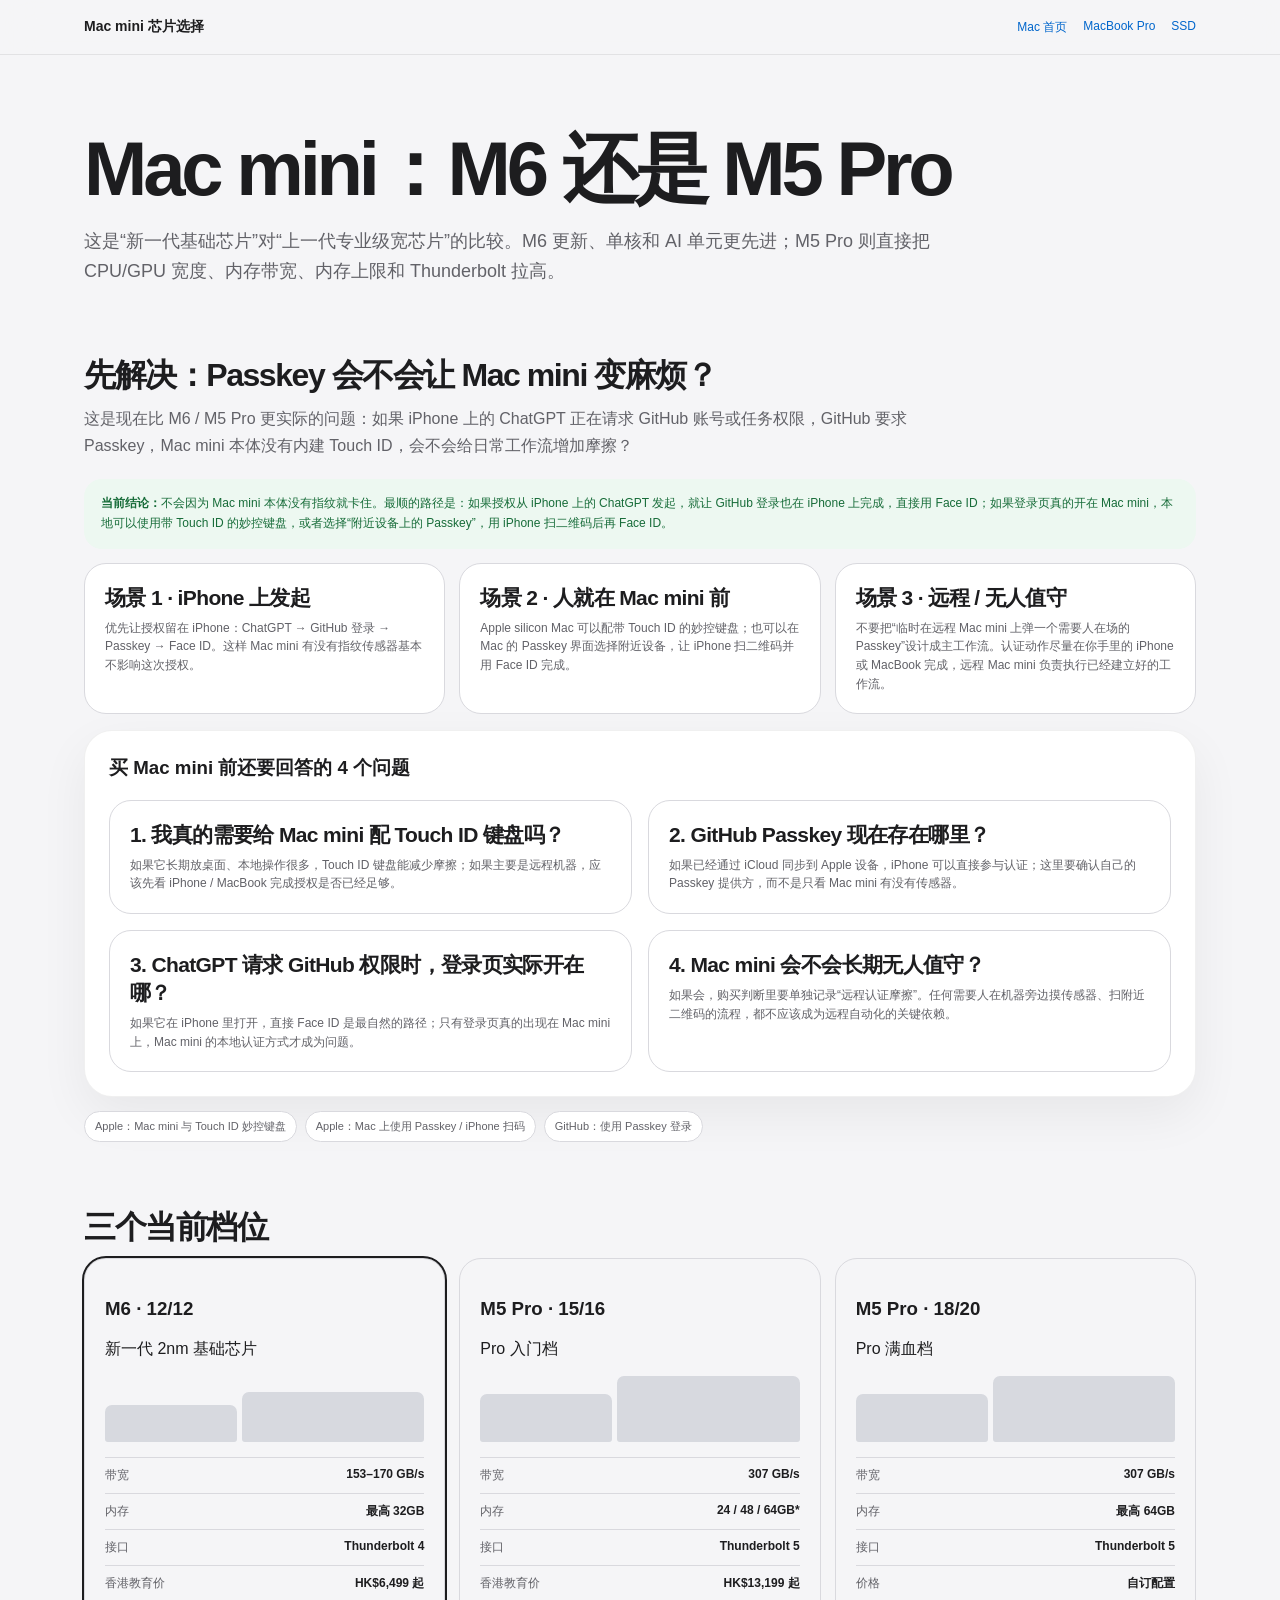
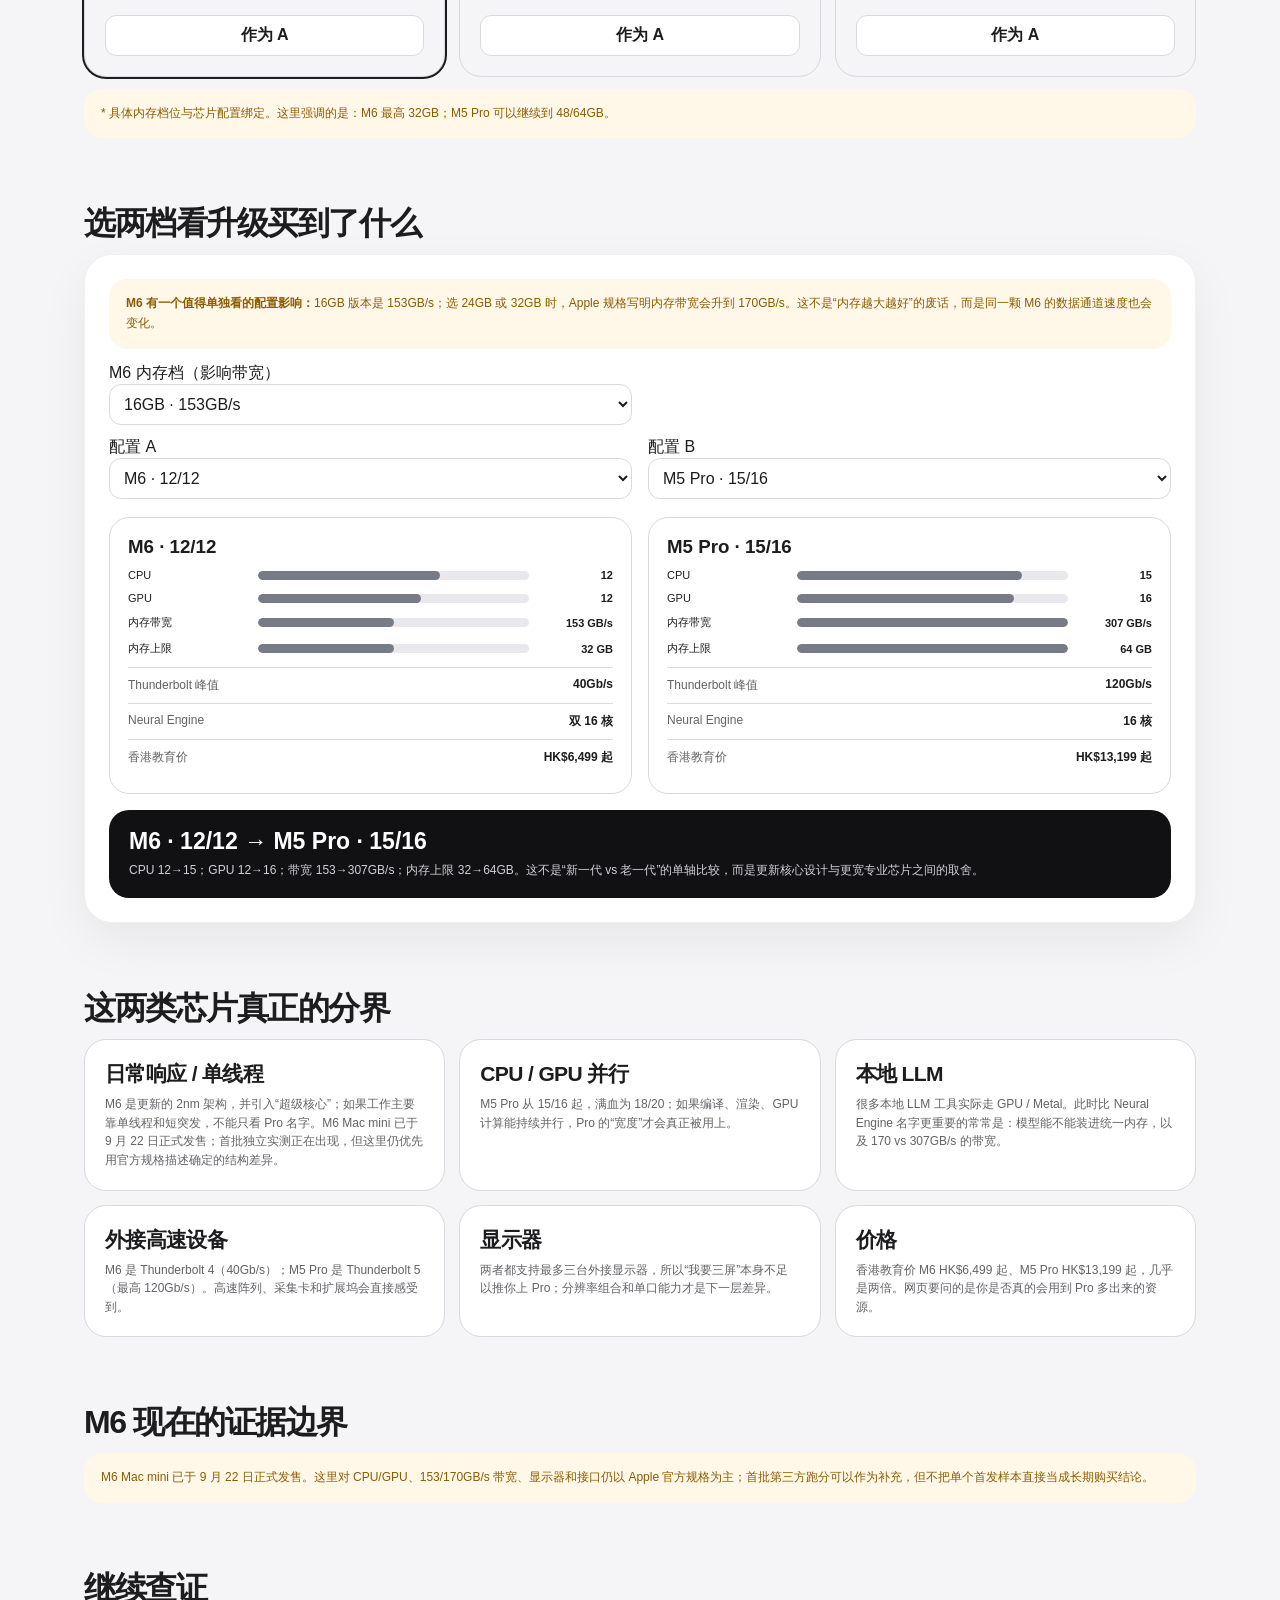
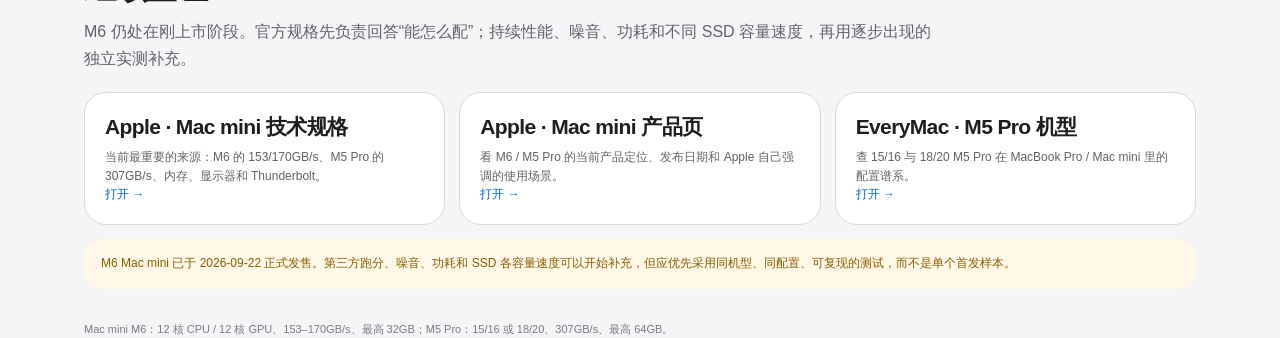
<file: mac/mac-mini/index.html>
<!doctype html><html lang="zh-CN"><head><meta charset="utf-8"><meta name="viewport" content="width=device-width,initial-scale=1"><title>Mac mini 芯片选择｜M6 vs M5 Pro</title><style>
:root{--bg:#f5f5f7;--card:#fff;--text:#1d1d1f;--muted:#626268;--sub:#7a7a81;--line:#d9d9de;--accent:#06c;--good:#176c39;--goodbg:#edf8f1;--warn:#8b5c00;--warnbg:#fff7e8;--shadow:0 18px 50px rgba(0,0,0,.06)}
*{box-sizing:border-box}html{scroll-behavior:smooth}body{margin:0;background:var(--bg);color:var(--text);font-family:-apple-system,BlinkMacSystemFont,"SF Pro Display","PingFang SC","Microsoft YaHei",sans-serif;-webkit-font-smoothing:antialiased}
a{color:var(--accent);text-decoration:none}a:hover{text-decoration:underline}button,select,input{font:inherit}
.wrap{max-width:1160px;margin:auto;padding:0 24px}.top{position:sticky;top:0;z-index:30;background:rgba(245,245,247,.9);backdrop-filter:blur(18px);border-bottom:1px solid rgba(0,0,0,.08)}.top .wrap{height:54px;display:flex;align-items:center;justify-content:space-between;gap:18px}.brand{font-size:14px;font-weight:760}.nav{display:flex;gap:16px;font-size:12px;white-space:nowrap}
.hero{padding:76px 0 36px}.hero h1{font-size:clamp(44px,7vw,76px);line-height:1;letter-spacing:-.055em;margin:0 0 20px;max-width:980px}.hero p{max-width:850px;margin:0;color:var(--muted);font-size:18px;line-height:1.65}
section{padding:32px 0}h2{font-size:32px;letter-spacing:-.045em;margin:0 0 8px}.lead{color:var(--muted);margin:0 0 20px;line-height:1.65;max-width:860px}.panel{background:var(--card);border:1px solid rgba(0,0,0,.06);border-radius:28px;padding:24px;box-shadow:var(--shadow)}
.pills{display:flex;gap:8px;flex-wrap:wrap}.pill{padding:7px 10px;border:1px solid var(--line);border-radius:999px;background:var(--card);font-size:11px;color:var(--muted)}
.tabs{display:flex;gap:7px;flex-wrap:wrap}.tabs button{border:1px solid var(--line);background:var(--card);color:var(--muted);padding:9px 13px;border-radius:12px;cursor:pointer;font-weight:700}.tabs button.active{background:var(--text);color:#fff;border-color:var(--text)}
.grid2{display:grid;grid-template-columns:1fr 1fr;gap:16px}.grid3{display:grid;grid-template-columns:repeat(3,1fr);gap:14px}.card{border:1px solid var(--line);border-radius:22px;padding:20px;background:var(--card);min-width:0}.card h3{font-size:21px;margin:0 0 7px;letter-spacing:-.03em}.card p{color:var(--muted);font-size:12px;line-height:1.55;margin:0}
.kpi{display:flex;justify-content:space-between;gap:12px;padding:9px 0;border-top:1px solid var(--line);font-size:12px}.kpi:first-of-type{margin-top:14px}.kpi span{color:var(--muted)}.kpi strong{text-align:right}
.bar{height:9px;border-radius:999px;background:#e8e8ed;overflow:hidden}.bar>i{display:block;height:100%;border-radius:inherit;background:#777b86}.axis{display:grid;grid-template-columns:120px 1fr 74px;gap:10px;align-items:center;margin:11px 0;font-size:11px}.axis b{text-align:right}
.callout{padding:18px 20px;border-radius:20px;background:#111113;color:#fff}.callout strong{font-size:23px}.callout p{margin:6px 0 0;color:#d1d1d6;font-size:12px;line-height:1.6}
.note{padding:15px 17px;border-radius:18px;background:var(--warnbg);color:var(--warn);font-size:12px;line-height:1.65}
.good{padding:15px 17px;border-radius:18px;background:var(--goodbg);color:var(--good);font-size:12px;line-height:1.65}
.matrix{overflow:auto}.matrix table{width:100%;border-collapse:collapse;min-width:820px}.matrix th,.matrix td{padding:12px 13px;border-bottom:1px solid var(--line);text-align:left;vertical-align:top;font-size:11px;line-height:1.55}.matrix th{font-size:10px;color:var(--sub);text-transform:uppercase;letter-spacing:.04em}
.controlset{display:grid;grid-template-columns:repeat(3,1fr);gap:10px}.check{border:1px solid var(--line);border-radius:16px;padding:13px;display:flex;gap:10px;align-items:flex-start;background:var(--card);cursor:pointer}.check input{margin-top:3px}.check strong{display:block;font-size:12px}.check span{display:block;color:var(--muted);font-size:11px;line-height:1.45;margin-top:3px}
.delta{display:grid;grid-template-columns:1fr 1fr;gap:16px}.delta .side{padding:18px;border:1px solid var(--line);border-radius:20px}.delta h3{margin:0 0 5px}.delta .big{font-size:30px;font-weight:780;letter-spacing:-.04em}
footer{padding:32px 0 70px;color:var(--sub);font-size:11px;line-height:1.6}
@media(max-width:820px){.nav{display:none}.grid2,.grid3,.controlset,.delta{grid-template-columns:1fr}.panel{padding:17px}.hero{padding-top:58px}.axis{grid-template-columns:92px 1fr 66px}}
@media(prefers-color-scheme:dark){:root{--bg:#0f0f11;--card:#1c1c1f;--text:#f5f5f7;--muted:#c7c7cc;--sub:#a9a9b0;--line:#3b3b42;--accent:#69aaff;--good:#80dca4;--goodbg:#163725;--warn:#e7c77d;--warnbg:#2b2417;--shadow:none}.top{background:rgba(15,15,17,.9)}.panel,.card,.check,.delta .side{border-color:#303037}.bar{background:#2d2d32}.tabs button.active{background:#f5f5f7;color:#111;border-color:#f5f5f7}}

.chipgrid{display:grid;grid-template-columns:repeat(3,1fr);gap:14px}.chipcard{border:1px solid var(--line);border-radius:22px;padding:20px}.chipcard.selected{outline:2px solid var(--text)}.chipcard button{width:100%;margin-top:14px;border:1px solid var(--line);border-radius:11px;padding:9px;background:var(--card);color:var(--text);cursor:pointer;font-weight:700}.schem{display:flex;gap:5px;align-items:flex-end;height:66px;margin:15px 0}.schem i{display:block;background:#d7d9df;border-radius:7px 7px 3px 3px}.schem .cpu{width:42%;height:55%}.schem .gpu{width:58%;height:75%}.pro .cpu{height:72%}.pro .gpu{height:100%}@media(max-width:820px){.chipgrid{grid-template-columns:1fr}}@media(prefers-color-scheme:dark){.schem i{background:#34343b}}
</style></head><body>
<header class="top"><div class="wrap"><div class="brand">Mac mini 芯片选择</div><nav class="nav"><a href="/mac/">Mac 首页</a><a href="/mac/macbook-pro/">MacBook Pro</a><a href="/mac/storage/">SSD</a></nav></div></header>
<main class="wrap">
<section class="hero"><h1>Mac mini：M6 还是 M5 Pro</h1><p>这是“新一代基础芯片”对“上一代专业级宽芯片”的比较。M6 更新、单核和 AI 单元更先进；M5 Pro 则直接把 CPU/GPU 宽度、内存带宽、内存上限和 Thunderbolt 拉高。</p></section>
<section><h2>先解决：Passkey 会不会让 Mac mini 变麻烦？</h2><p class="lead">这是现在比 M6 / M5 Pro 更实际的问题：如果 iPhone 上的 ChatGPT 正在请求 GitHub 账号或任务权限，GitHub 要求 Passkey，Mac mini 本体没有内建 Touch ID，会不会给日常工作流增加摩擦？</p>
<div class="good"><strong>当前结论：</strong>不会因为 Mac mini 本体没有指纹就卡住。最顺的路径是：如果授权从 iPhone 上的 ChatGPT 发起，就让 GitHub 登录也在 iPhone 上完成，直接用 Face ID；如果登录页真的开在 Mac mini，本地可以使用带 Touch ID 的妙控键盘，或者选择“附近设备上的 Passkey”，用 iPhone 扫二维码后再 Face ID。</div>
<div class="grid3" style="margin-top:14px">
<div class="card"><h3>场景 1 · iPhone 上发起</h3><p>优先让授权留在 iPhone：ChatGPT → GitHub 登录 → Passkey → Face ID。这样 Mac mini 有没有指纹传感器基本不影响这次授权。</p></div>
<div class="card"><h3>场景 2 · 人就在 Mac mini 前</h3><p>Apple silicon Mac 可以配带 Touch ID 的妙控键盘；也可以在 Mac 的 Passkey 界面选择附近设备，让 iPhone 扫二维码并用 Face ID 完成。</p></div>
<div class="card"><h3>场景 3 · 远程 / 无人值守</h3><p>不要把“临时在远程 Mac mini 上弹一个需要人在场的 Passkey”设计成主工作流。认证动作尽量在你手里的 iPhone 或 MacBook 完成，远程 Mac mini 负责执行已经建立好的工作流。</p></div>
</div>
<div class="panel" style="margin-top:16px"><h3 style="margin-top:0">买 Mac mini 前还要回答的 4 个问题</h3>
<div class="grid2">
<div class="card"><h3>1. 我真的需要给 Mac mini 配 Touch ID 键盘吗？</h3><p>如果它长期放桌面、本地操作很多，Touch ID 键盘能减少摩擦；如果主要是远程机器，应该先看 iPhone / MacBook 完成授权是否已经足够。</p></div>
<div class="card"><h3>2. GitHub Passkey 现在存在哪里？</h3><p>如果已经通过 iCloud 同步到 Apple 设备，iPhone 可以直接参与认证；这里要确认自己的 Passkey 提供方，而不是只看 Mac mini 有没有传感器。</p></div>
<div class="card"><h3>3. ChatGPT 请求 GitHub 权限时，登录页实际开在哪？</h3><p>如果它在 iPhone 里打开，直接 Face ID 是最自然的路径；只有登录页真的出现在 Mac mini 上，Mac mini 的本地认证方式才成为问题。</p></div>
<div class="card"><h3>4. Mac mini 会不会长期无人值守？</h3><p>如果会，购买判断里要单独记录“远程认证摩擦”。任何需要人在机器旁边摸传感器、扫附近二维码的流程，都不应该成为远程自动化的关键依赖。</p></div>
</div></div>
<div class="pills" style="margin-top:14px">
<a class="pill" href="https://support.apple.com/guide/mac-mini/apd0e7983e19/mac" target="_blank" rel="noreferrer">Apple：Mac mini 与 Touch ID 妙控键盘</a>
<a class="pill" href="https://support.apple.com/guide/passwords/mchl4af65d1a/mac" target="_blank" rel="noreferrer">Apple：Mac 上使用 Passkey / iPhone 扫码</a>
<a class="pill" href="https://docs.github.com/en/authentication/authenticating-with-a-passkey/signing-in-with-a-passkey" target="_blank" rel="noreferrer">GitHub：使用 Passkey 登录</a>
</div></section>

<section><h2>三个当前档位</h2><div class="chipgrid" id="chipGrid">
<div class="chipcard selected" data-key="m6"><h3>M6 · 12/12</h3><p>新一代 2nm 基础芯片</p><div class="schem"><i class="cpu"></i><i class="gpu"></i></div><div class="kpi"><span>带宽</span><strong>153–170 GB/s</strong></div><div class="kpi"><span>内存</span><strong>最高 32GB</strong></div><div class="kpi"><span>接口</span><strong>Thunderbolt 4</strong></div><div class="kpi"><span>香港教育价</span><strong>HK$6,499 起</strong></div><button type="button">作为 A</button></div>
<div class="chipcard pro" data-key="p15"><h3>M5 Pro · 15/16</h3><p>Pro 入门档</p><div class="schem"><i class="cpu"></i><i class="gpu"></i></div><div class="kpi"><span>带宽</span><strong>307 GB/s</strong></div><div class="kpi"><span>内存</span><strong>24 / 48 / 64GB*</strong></div><div class="kpi"><span>接口</span><strong>Thunderbolt 5</strong></div><div class="kpi"><span>香港教育价</span><strong>HK$13,199 起</strong></div><button type="button">作为 A</button></div>
<div class="chipcard pro" data-key="p18"><h3>M5 Pro · 18/20</h3><p>Pro 满血档</p><div class="schem"><i class="cpu"></i><i class="gpu"></i></div><div class="kpi"><span>带宽</span><strong>307 GB/s</strong></div><div class="kpi"><span>内存</span><strong>最高 64GB</strong></div><div class="kpi"><span>接口</span><strong>Thunderbolt 5</strong></div><div class="kpi"><span>价格</span><strong>自订配置</strong></div><button type="button">作为 A</button></div>
</div><div class="note" style="margin-top:12px">* 具体内存档位与芯片配置绑定。这里强调的是：M6 最高 32GB；M5 Pro 可以继续到 48/64GB。</div></section>

<section><h2>选两档看升级买到了什么</h2><div class="panel">
<div class="note" style="margin-bottom:14px"><strong>M6 有一个值得单独看的配置影响：</strong>16GB 版本是 153GB/s；选 24GB 或 32GB 时，Apple 规格写明内存带宽会升到 170GB/s。这不是“内存越大越好”的废话，而是同一颗 M6 的数据通道速度也会变化。</div>
<div class="grid2"><div><label>M6 内存档（影响带宽）</label><select id="m6mem" style="width:100%;padding:10px;border:1px solid var(--line);border-radius:12px;background:var(--card);color:var(--text)"><option value="153">16GB · 153GB/s</option><option value="170">24 / 32GB · 170GB/s</option></select></div><div></div></div>
<div class="grid2" style="margin-top:12px"><div><label>配置 A</label><select id="a" style="width:100%;padding:10px;border:1px solid var(--line);border-radius:12px;background:var(--card);color:var(--text)"></select></div><div><label>配置 B</label><select id="b" style="width:100%;padding:10px;border:1px solid var(--line);border-radius:12px;background:var(--card);color:var(--text)"></select></div></div>
<div class="delta" style="margin-top:18px"><div class="side"><h3 id="na"></h3><div id="aa"></div></div><div class="side"><h3 id="nb"></h3><div id="ab"></div></div></div>
<div class="callout" style="margin-top:16px"><strong id="dt"></strong><p id="dp"></p></div>
</div></section>

<section><h2>这两类芯片真正的分界</h2><div class="grid3">
<div class="card"><h3>日常响应 / 单线程</h3><p>M6 是更新的 2nm 架构，并引入“超级核心”；如果工作主要靠单线程和短突发，不能只看 Pro 名字。M6 Mac mini 已于 9 月 22 日正式发售；首批独立实测正在出现，但这里仍优先用官方规格描述确定的结构差异。</p></div>
<div class="card"><h3>CPU / GPU 并行</h3><p>M5 Pro 从 15/16 起，满血为 18/20；如果编译、渲染、GPU 计算能持续并行，Pro 的“宽度”才会真正被用上。</p></div>
<div class="card"><h3>本地 LLM</h3><p>很多本地 LLM 工具实际走 GPU / Metal。此时比 Neural Engine 名字更重要的常常是：模型能不能装进统一内存，以及 170 vs 307GB/s 的带宽。</p></div>
<div class="card"><h3>外接高速设备</h3><p>M6 是 Thunderbolt 4（40Gb/s）；M5 Pro 是 Thunderbolt 5（最高 120Gb/s）。高速阵列、采集卡和扩展坞会直接感受到。</p></div>
<div class="card"><h3>显示器</h3><p>两者都支持最多三台外接显示器，所以“我要三屏”本身不足以推你上 Pro；分辨率组合和单口能力才是下一层差异。</p></div>
<div class="card"><h3>价格</h3><p>香港教育价 M6 HK$6,499 起、M5 Pro HK$13,199 起，几乎是两倍。网页要问的是你是否真的会用到 Pro 多出来的资源。</p></div>
</div></section>

<section><h2>M6 现在的证据边界</h2><div class="note">M6 Mac mini 已于 9 月 22 日正式发售。这里对 CPU/GPU、153/170GB/s 带宽、显示器和接口仍以 Apple 官方规格为主；首批第三方跑分可以作为补充，但不把单个首发样本直接当成长期购买结论。</div></section>

<section><h2>继续查证</h2><p class="lead">M6 仍处在刚上市阶段。官方规格先负责回答“能怎么配”；持续性能、噪音、功耗和不同 SSD 容量速度，再用逐步出现的独立实测补充。</p>
<div class="grid3">
<div class="card"><h3>Apple · Mac mini 技术规格</h3><p>当前最重要的来源：M6 的 153/170GB/s、M5 Pro 的 307GB/s、内存、显示器和 Thunderbolt。<br><a href="https://www.apple.com/mac-mini/specs/" target="_blank" rel="noreferrer">打开 →</a></p></div>
<div class="card"><h3>Apple · Mac mini 产品页</h3><p>看 M6 / M5 Pro 的当前产品定位、发布日期和 Apple 自己强调的使用场景。<br><a href="https://www.apple.com/mac-mini/" target="_blank" rel="noreferrer">打开 →</a></p></div>
<div class="card"><h3>EveryMac · M5 Pro 机型</h3><p>查 15/16 与 18/20 M5 Pro 在 MacBook Pro / Mac mini 里的配置谱系。<br><a href="https://everymac.com/systems/by_processor/apple-m5-pro-macs.html" target="_blank" rel="noreferrer">打开 →</a></p></div>
</div>
<div class="note" style="margin-top:14px">M6 Mac mini 已于 2026-09-22 正式发售。第三方跑分、噪音、功耗和 SSD 各容量速度可以开始补充，但应优先采用同机型、同配置、可复现的测试，而不是单个首发样本。</div>
</section>
</main><footer class="wrap">Mac mini M6：12 核 CPU / 12 核 GPU、153–170GB/s、最高 32GB；M5 Pro：15/16 或 18/20、307GB/s、最高 64GB。</footer>
<script>
(()=>{const d={m6:{n:"M6 · 12/12",cpu:12,gpu:12,bw:153,mem:32,tb:40,ne:"双 16 核",price:"HK$6,499 起"},p15:{n:"M5 Pro · 15/16",cpu:15,gpu:16,bw:307,mem:64,tb:120,ne:"16 核",price:"HK$13,199 起"},p18:{n:"M5 Pro · 18/20",cpu:18,gpu:20,bw:307,mem:64,tb:120,ne:"16 核",price:"自订配置"}};
const a=document.getElementById("a"),b=document.getElementById("b"),m6mem=document.getElementById("m6mem");const opts=Object.entries(d).map(([k,v])=>'<option value="'+k+'">'+v.n+'</option>').join("");a.innerHTML=opts;b.innerHTML=opts;a.value="m6";b.value="p15";
function axes(x){return [["CPU",x.cpu,18],["GPU",x.gpu,20],["内存带宽",x.bw,307],["内存上限",x.mem,64]].map(v=>'<div class="axis"><span>'+v[0]+'</span><div class="bar"><i style="width:'+Math.round(v[1]/v[2]*100)+'%"></i></div><b>'+v[1]+(v[0].includes("带宽")?" GB/s":v[0].includes("内存")?" GB":"")+'</b></div>').join("")+'<div class="kpi"><span>Thunderbolt 峰值</span><strong>'+x.tb+'Gb/s</strong></div><div class="kpi"><span>Neural Engine</span><strong>'+x.ne+'</strong></div><div class="kpi"><span>香港教育价</span><strong>'+x.price+'</strong></div>'}
function render(){d.m6.bw=Number(m6mem.value);const x=d[a.value],y=d[b.value];document.getElementById("na").textContent=x.n;document.getElementById("nb").textContent=y.n;document.getElementById("aa").innerHTML=axes(x);document.getElementById("ab").innerHTML=axes(y);const parts=[];parts.push("CPU "+x.cpu+"→"+y.cpu);parts.push("GPU "+x.gpu+"→"+y.gpu);parts.push("带宽 "+x.bw+"→"+y.bw+"GB/s");parts.push("内存上限 "+x.mem+"→"+y.mem+"GB");document.getElementById("dt").textContent=x.n+" → "+y.n;document.getElementById("dp").textContent=parts.join("；")+"。这不是“新一代 vs 老一代”的单轴比较，而是更新核心设计与更宽专业芯片之间的取舍。"}
a.addEventListener("change",render);b.addEventListener("change",render);m6mem.addEventListener("change",render);document.getElementById("chipGrid").addEventListener("click",e=>{const c=e.target.closest(".chipcard");if(!c||e.target.tagName!=="BUTTON")return;a.value=c.dataset.key;render()});render()})();
</script></body></html>
</file>
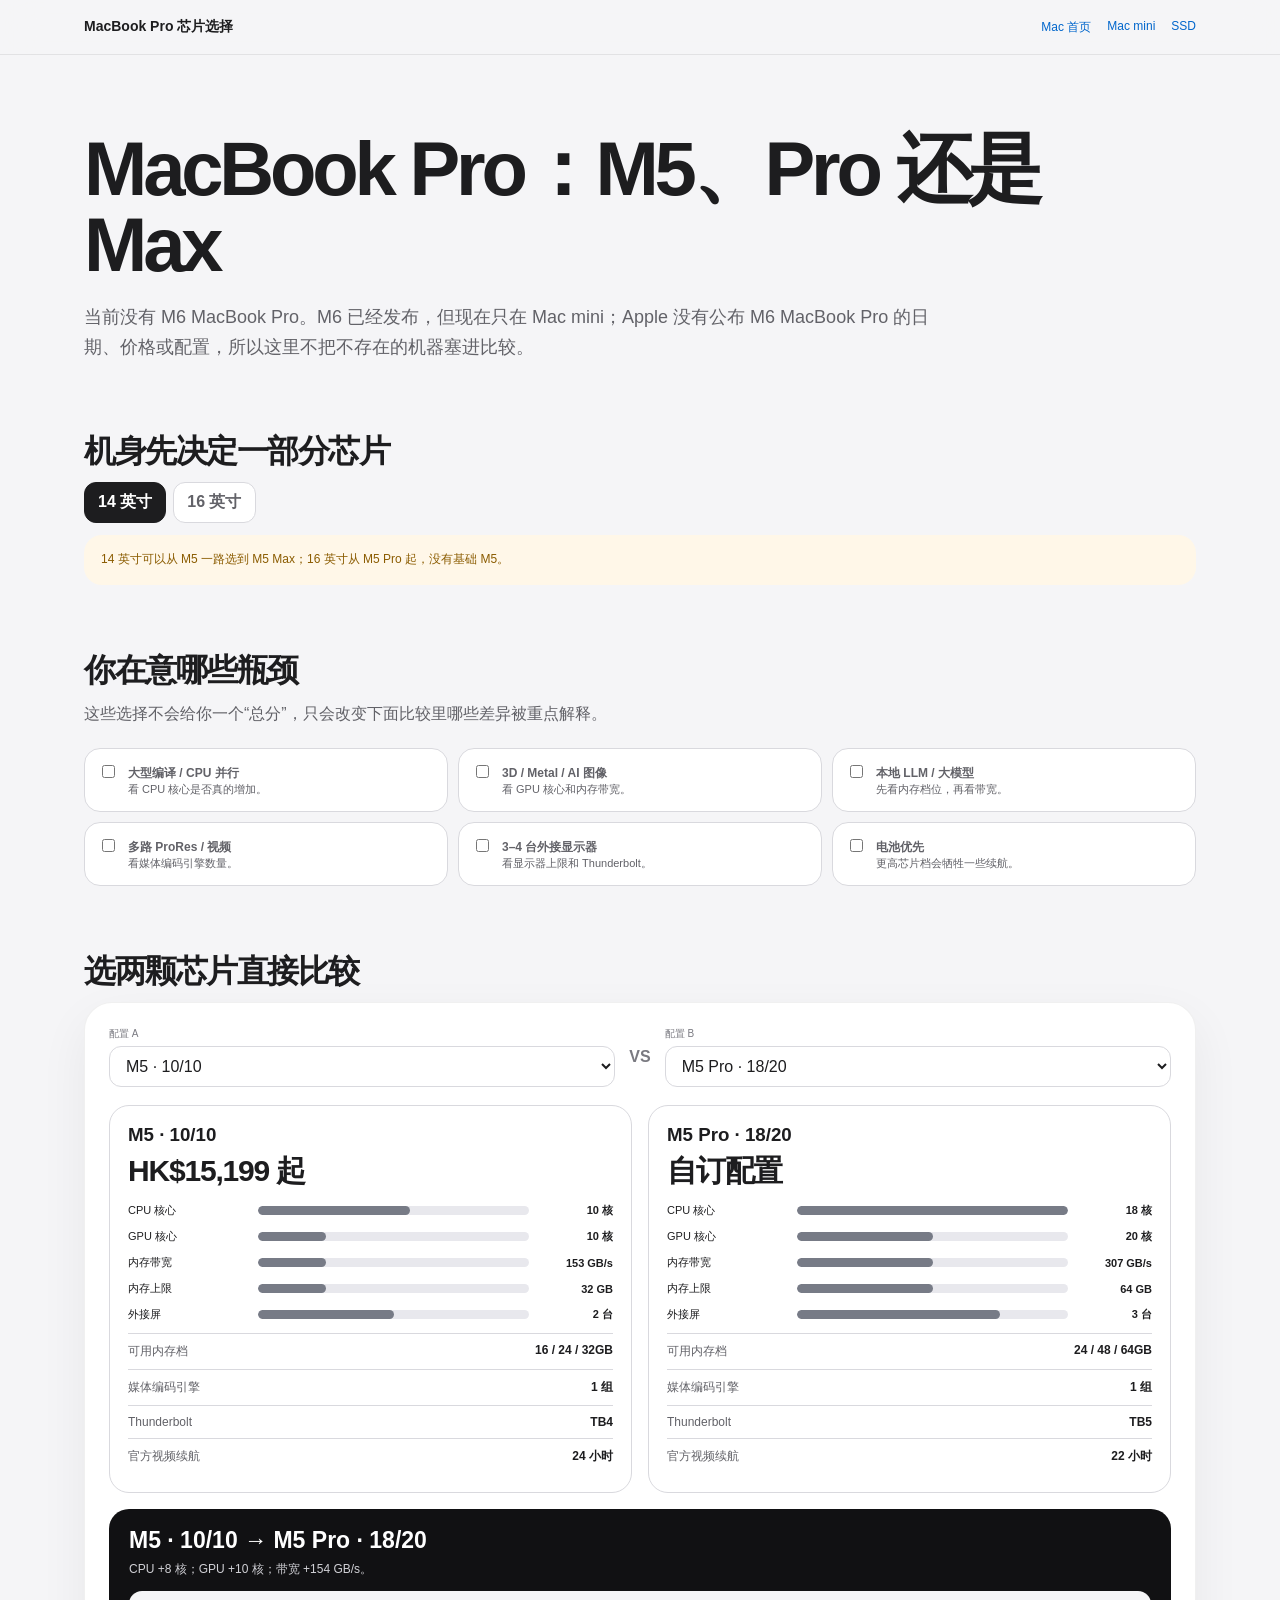
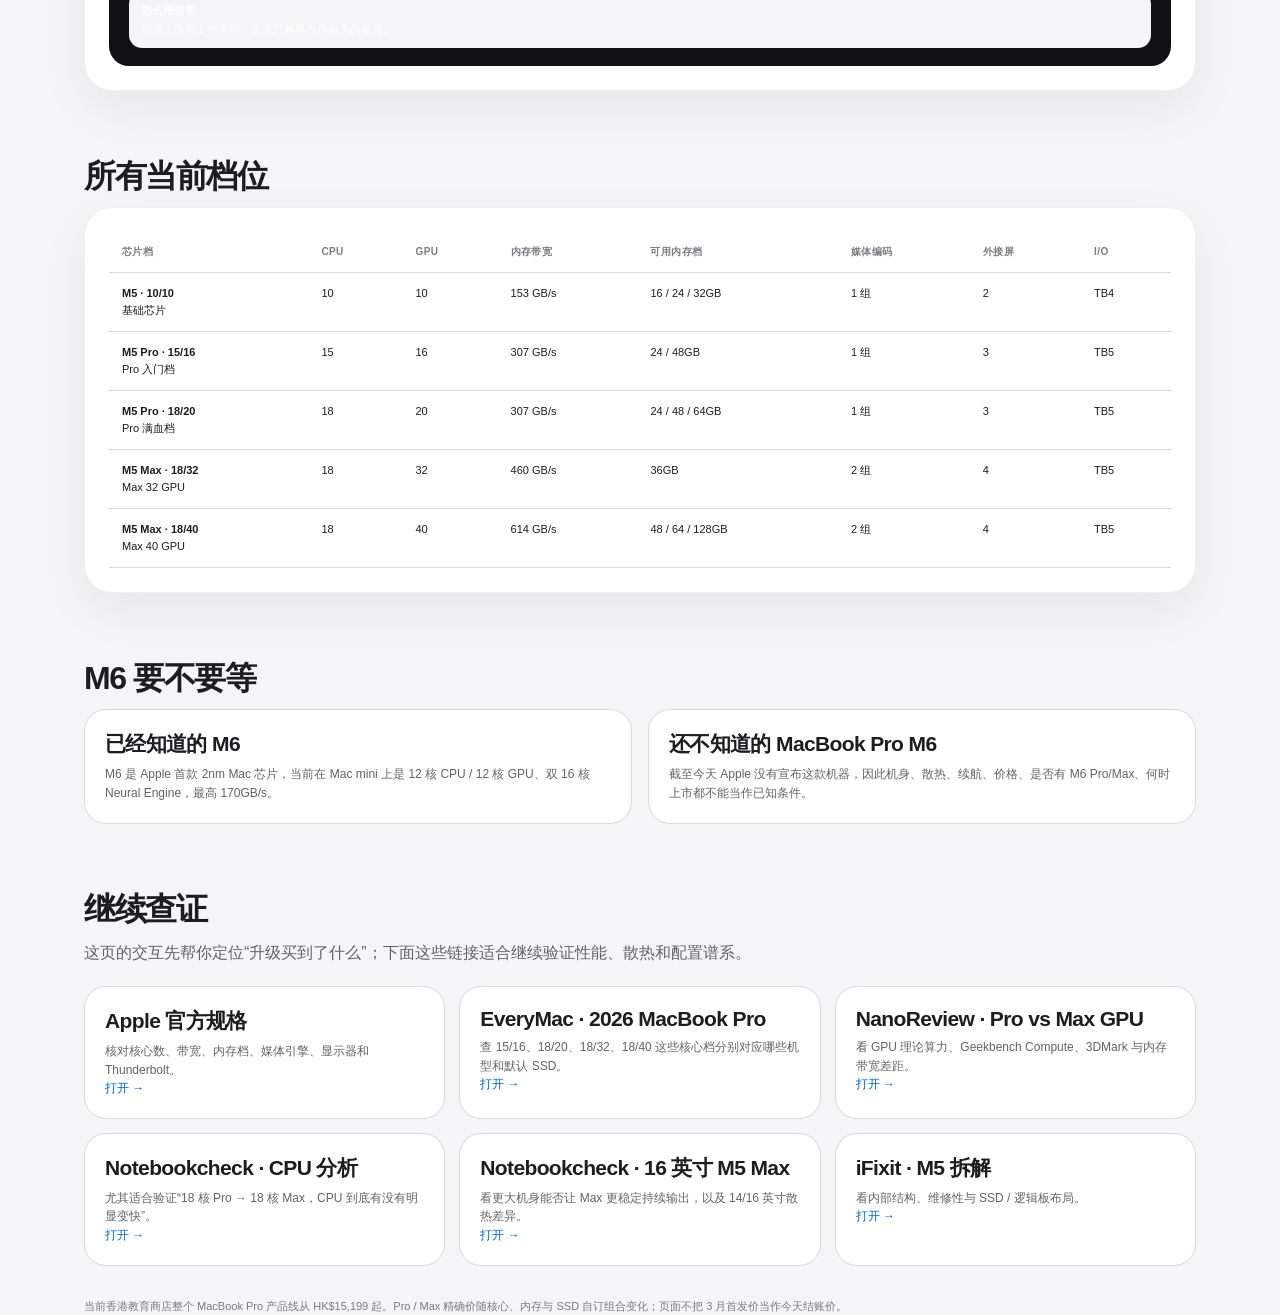
<file: mac/macbook-pro/index.html>
<!doctype html><html lang="zh-CN"><head><meta charset="utf-8"><meta name="viewport" content="width=device-width,initial-scale=1"><title>MacBook Pro 芯片选择｜M5 / M5 Pro / M5 Max</title><style>
:root{--bg:#f5f5f7;--card:#fff;--text:#1d1d1f;--muted:#626268;--sub:#7a7a81;--line:#d9d9de;--accent:#06c;--good:#176c39;--goodbg:#edf8f1;--warn:#8b5c00;--warnbg:#fff7e8;--shadow:0 18px 50px rgba(0,0,0,.06)}
*{box-sizing:border-box}html{scroll-behavior:smooth}body{margin:0;background:var(--bg);color:var(--text);font-family:-apple-system,BlinkMacSystemFont,"SF Pro Display","PingFang SC","Microsoft YaHei",sans-serif;-webkit-font-smoothing:antialiased}
a{color:var(--accent);text-decoration:none}a:hover{text-decoration:underline}button,select,input{font:inherit}
.wrap{max-width:1160px;margin:auto;padding:0 24px}.top{position:sticky;top:0;z-index:30;background:rgba(245,245,247,.9);backdrop-filter:blur(18px);border-bottom:1px solid rgba(0,0,0,.08)}.top .wrap{height:54px;display:flex;align-items:center;justify-content:space-between;gap:18px}.brand{font-size:14px;font-weight:760}.nav{display:flex;gap:16px;font-size:12px;white-space:nowrap}
.hero{padding:76px 0 36px}.hero h1{font-size:clamp(44px,7vw,76px);line-height:1;letter-spacing:-.055em;margin:0 0 20px;max-width:980px}.hero p{max-width:850px;margin:0;color:var(--muted);font-size:18px;line-height:1.65}
section{padding:32px 0}h2{font-size:32px;letter-spacing:-.045em;margin:0 0 8px}.lead{color:var(--muted);margin:0 0 20px;line-height:1.65;max-width:860px}.panel{background:var(--card);border:1px solid rgba(0,0,0,.06);border-radius:28px;padding:24px;box-shadow:var(--shadow)}
.pills{display:flex;gap:8px;flex-wrap:wrap}.pill{padding:7px 10px;border:1px solid var(--line);border-radius:999px;background:var(--card);font-size:11px;color:var(--muted)}
.tabs{display:flex;gap:7px;flex-wrap:wrap}.tabs button{border:1px solid var(--line);background:var(--card);color:var(--muted);padding:9px 13px;border-radius:12px;cursor:pointer;font-weight:700}.tabs button.active{background:var(--text);color:#fff;border-color:var(--text)}
.grid2{display:grid;grid-template-columns:1fr 1fr;gap:16px}.grid3{display:grid;grid-template-columns:repeat(3,1fr);gap:14px}.card{border:1px solid var(--line);border-radius:22px;padding:20px;background:var(--card);min-width:0}.card h3{font-size:21px;margin:0 0 7px;letter-spacing:-.03em}.card p{color:var(--muted);font-size:12px;line-height:1.55;margin:0}
.kpi{display:flex;justify-content:space-between;gap:12px;padding:9px 0;border-top:1px solid var(--line);font-size:12px}.kpi:first-of-type{margin-top:14px}.kpi span{color:var(--muted)}.kpi strong{text-align:right}
.bar{height:9px;border-radius:999px;background:#e8e8ed;overflow:hidden}.bar>i{display:block;height:100%;border-radius:inherit;background:#777b86}.axis{display:grid;grid-template-columns:120px 1fr 74px;gap:10px;align-items:center;margin:11px 0;font-size:11px}.axis b{text-align:right}
.callout{padding:18px 20px;border-radius:20px;background:#111113;color:#fff}.callout strong{font-size:23px}.callout p{margin:6px 0 0;color:#d1d1d6;font-size:12px;line-height:1.6}
.note{padding:15px 17px;border-radius:18px;background:var(--warnbg);color:var(--warn);font-size:12px;line-height:1.65}
.good{padding:15px 17px;border-radius:18px;background:var(--goodbg);color:var(--good);font-size:12px;line-height:1.65}
.matrix{overflow:auto}.matrix table{width:100%;border-collapse:collapse;min-width:820px}.matrix th,.matrix td{padding:12px 13px;border-bottom:1px solid var(--line);text-align:left;vertical-align:top;font-size:11px;line-height:1.55}.matrix th{font-size:10px;color:var(--sub);text-transform:uppercase;letter-spacing:.04em}
.controlset{display:grid;grid-template-columns:repeat(3,1fr);gap:10px}.check{border:1px solid var(--line);border-radius:16px;padding:13px;display:flex;gap:10px;align-items:flex-start;background:var(--card);cursor:pointer}.check input{margin-top:3px}.check strong{display:block;font-size:12px}.check span{display:block;color:var(--muted);font-size:11px;line-height:1.45;margin-top:3px}
.delta{display:grid;grid-template-columns:1fr 1fr;gap:16px}.delta .side{padding:18px;border:1px solid var(--line);border-radius:20px}.delta h3{margin:0 0 5px}.delta .big{font-size:30px;font-weight:780;letter-spacing:-.04em}
footer{padding:32px 0 70px;color:var(--sub);font-size:11px;line-height:1.6}
@media(max-width:820px){.nav{display:none}.grid2,.grid3,.controlset,.delta{grid-template-columns:1fr}.panel{padding:17px}.hero{padding-top:58px}.axis{grid-template-columns:92px 1fr 66px}}
@media(prefers-color-scheme:dark){:root{--bg:#0f0f11;--card:#1c1c1f;--text:#f5f5f7;--muted:#c7c7cc;--sub:#a9a9b0;--line:#3b3b42;--accent:#69aaff;--good:#80dca4;--goodbg:#163725;--warn:#e7c77d;--warnbg:#2b2417;--shadow:none}.top{background:rgba(15,15,17,.9)}.panel,.card,.check,.delta .side{border-color:#303037}.bar{background:#2d2d32}.tabs button.active{background:#f5f5f7;color:#111;border-color:#f5f5f7}}

.chipbtn{min-width:130px;text-align:left}.chipbtn small{display:block;font-weight:500;opacity:.75;margin-top:2px}.comparetop{display:grid;grid-template-columns:1fr auto 1fr;gap:14px;align-items:center}.vs{color:var(--sub);font-weight:800}.selectbox label{display:block;color:var(--sub);font-size:10px;margin-bottom:5px}.selectbox select{width:100%;padding:10px 12px;border-radius:12px;border:1px solid var(--line);background:var(--card);color:var(--text)}
.whylist{display:grid;gap:8px;margin-top:12px}.why{padding:11px 12px;border-radius:13px;background:var(--bg);font-size:11px;line-height:1.5}.why b{display:block;margin-bottom:2px}
.unavailable{opacity:.55}
</style></head><body>
<header class="top"><div class="wrap"><div class="brand">MacBook Pro 芯片选择</div><nav class="nav"><a href="/mac/">Mac 首页</a><a href="/mac/mac-mini/">Mac mini</a><a href="/mac/storage/">SSD</a></nav></div></header>
<main class="wrap">
<section class="hero"><h1>MacBook Pro：M5、Pro 还是 Max</h1><p>当前没有 M6 MacBook Pro。M6 已经发布，但现在只在 Mac mini；Apple 没有公布 M6 MacBook Pro 的日期、价格或配置，所以这里不把不存在的机器塞进比较。</p></section>

<section><h2>机身先决定一部分芯片</h2><div class="tabs" id="sizeTabs"><button type="button" data-size="14" class="active">14 英寸</button><button type="button" data-size="16">16 英寸</button></div>
<div class="note" id="sizeNote" style="margin-top:12px">14 英寸可以从 M5 一路选到 M5 Max；16 英寸从 M5 Pro 起，没有基础 M5。</div></section>

<section><h2>你在意哪些瓶颈</h2><p class="lead">这些选择不会给你一个“总分”，只会改变下面比较里哪些差异被重点解释。</p>
<div class="controlset" id="workloads">
<label class="check"><input type="checkbox" value="cpu"><span><strong>大型编译 / CPU 并行</strong>看 CPU 核心是否真的增加。</span></label>
<label class="check"><input type="checkbox" value="gpu"><span><strong>3D / Metal / AI 图像</strong>看 GPU 核心和内存带宽。</span></label>
<label class="check"><input type="checkbox" value="llm"><span><strong>本地 LLM / 大模型</strong>先看内存档位，再看带宽。</span></label>
<label class="check"><input type="checkbox" value="video"><span><strong>多路 ProRes / 视频</strong>看媒体编码引擎数量。</span></label>
<label class="check"><input type="checkbox" value="display"><span><strong>3–4 台外接显示器</strong>看显示器上限和 Thunderbolt。</span></label>
<label class="check"><input type="checkbox" value="battery"><span><strong>电池优先</strong>更高芯片档会牺牲一些续航。</span></label>
</div></section>

<section><h2>选两颗芯片直接比较</h2><div class="panel">
<div class="comparetop">
<div class="selectbox"><label>配置 A</label><select id="chipA"></select></div><div class="vs">VS</div><div class="selectbox"><label>配置 B</label><select id="chipB"></select></div>
</div>
<div class="delta" style="margin-top:18px">
<div class="side"><h3 id="nameA"></h3><div class="big" id="priceA"></div><div id="axesA"></div></div>
<div class="side"><h3 id="nameB"></h3><div class="big" id="priceB"></div><div id="axesB"></div></div>
</div>
<div class="callout" style="margin-top:16px"><strong id="deltaTitle"></strong><p id="deltaText"></p><div class="whylist" id="whyList"></div></div>
</div></section>

<section><h2>所有当前档位</h2><div class="matrix panel"><table><thead><tr><th>芯片档</th><th>CPU</th><th>GPU</th><th>内存带宽</th><th>可用内存档</th><th>媒体编码</th><th>外接屏</th><th>I/O</th></tr></thead><tbody id="allRows"></tbody></table></div></section>

<section><h2>M6 要不要等</h2><div class="grid2"><div class="card"><h3>已经知道的 M6</h3><p>M6 是 Apple 首款 2nm Mac 芯片，当前在 Mac mini 上是 12 核 CPU / 12 核 GPU、双 16 核 Neural Engine，最高 170GB/s。</p></div><div class="card"><h3>还不知道的 MacBook Pro M6</h3><p>截至今天 Apple 没有宣布这款机器，因此机身、散热、续航、价格、是否有 M6 Pro/Max、何时上市都不能当作已知条件。</p></div></div></section>

<section><h2>继续查证</h2><p class="lead">这页的交互先帮你定位“升级买到了什么”；下面这些链接适合继续验证性能、散热和配置谱系。</p>
<div class="grid3">
<div class="card"><h3>Apple 官方规格</h3><p>核对核心数、带宽、内存档、媒体引擎、显示器和 Thunderbolt。<br><a href="https://www.apple.com/macbook-pro/specs/" target="_blank" rel="noreferrer">打开 →</a></p></div>
<div class="card"><h3>EveryMac · 2026 MacBook Pro</h3><p>查 15/16、18/20、18/32、18/40 这些核心档分别对应哪些机型和默认 SSD。<br><a href="https://everymac.com/systems/apple/macbook_pro/all-apple-silicon-macbook-pro-models.html" target="_blank" rel="noreferrer">打开 →</a></p></div>
<div class="card"><h3>NanoReview · Pro vs Max GPU</h3><p>看 GPU 理论算力、Geekbench Compute、3DMark 与内存带宽差距。<br><a href="https://nanoreview.net/en/gpu-compare/apple-m5-pro-gpu-18-core-vs-apple-m5-max-gpu-40-core" target="_blank" rel="noreferrer">打开 →</a></p></div>
<div class="card"><h3>Notebookcheck · CPU 分析</h3><p>尤其适合验证“18 核 Pro → 18 核 Max，CPU 到底有没有明显变快”。<br><a href="https://www.notebookcheck.net/Apple-M5-Pro-M5-Max-CPU-Analysis-M5-Max-is-not-much-faster-than-the-M4-Max.1246054.0.html" target="_blank" rel="noreferrer">打开 →</a></p></div>
<div class="card"><h3>Notebookcheck · 16 英寸 M5 Max</h3><p>看更大机身能否让 Max 更稳定持续输出，以及 14/16 英寸散热差异。<br><a href="https://www.notebookcheck.net/Apple-s-fastest-laptop-starts-to-show-its-age-Apple-MacBook-Pro-16-2026-M5-Max-Review.1250821.0.html" target="_blank" rel="noreferrer">打开 →</a></p></div>
<div class="card"><h3>iFixit · M5 拆解</h3><p>看内部结构、维修性与 SSD / 逻辑板布局。<br><a href="https://www.ifixit.com/News/114046/m5-macbook-pro-teardown" target="_blank" rel="noreferrer">打开 →</a></p></div>
</div></section>
</main><footer class="wrap">当前香港教育商店整个 MacBook Pro 产品线从 HK$15,199 起。Pro / Max 精确价随核心、内存与 SSD 自订组合变化；页面不把 3 月首发价当作今天结账价。</footer>
<script>
(()=>{
const chips={
 m5:{name:"M5 · 10/10",family:"M5",cpu:10,gpu:10,bw:153,mem:"16 / 24 / 32GB",memMax:32,media:1,displays:2,tb:"TB4",battery14:24,price14:15199,price16:null,legal14:true,legal16:false,note:"基础芯片"},
 p15:{name:"M5 Pro · 15/16",family:"M5 Pro",cpu:15,gpu:16,bw:307,mem:"24 / 48GB",memMax:48,media:1,displays:3,tb:"TB5",battery14:22,price14:null,price16:null,legal14:true,legal16:false,note:"Pro 入门档"},
 p18:{name:"M5 Pro · 18/20",family:"M5 Pro",cpu:18,gpu:20,bw:307,mem:"24 / 48 / 64GB",memMax:64,media:1,displays:3,tb:"TB5",battery14:22,battery16:24,price14:null,price16:null,legal14:true,legal16:true,note:"Pro 满血档"},
 x32:{name:"M5 Max · 18/32",family:"M5 Max",cpu:18,gpu:32,bw:460,mem:"36GB",memMax:36,media:2,displays:4,tb:"TB5",battery14:20,battery16:22,price14:null,price16:null,legal14:true,legal16:true,note:"Max 32 GPU"},
 x40:{name:"M5 Max · 18/40",family:"M5 Max",cpu:18,gpu:40,bw:614,mem:"48 / 64 / 128GB",memMax:128,media:2,displays:4,tb:"TB5",battery14:20,battery16:22,price14:null,price16:null,legal14:true,legal16:true,note:"Max 40 GPU"}
};
let size=14;
const A=document.getElementById("chipA"),B=document.getElementById("chipB");
const money=v=>v?("HK$"+v.toLocaleString("en-US")+" 起"):"自订配置";
const pct=(v,max)=>Math.max(8,Math.round(v/max*100));
function legal(c){return size===14?c.legal14:c.legal16}
function fillSelects(){
 const oldA=A.value,oldB=B.value;
 const opts=Object.entries(chips).filter(([,c])=>legal(c)).map(([k,c])=>'<option value="'+k+'">'+c.name+'</option>').join("");
 A.innerHTML=opts;B.innerHTML=opts;
 A.value=chips[oldA]&&legal(chips[oldA])?oldA:(size===14?"m5":"p18");
 B.value=chips[oldB]&&legal(chips[oldB])?oldB:(size===14?"p18":"x32");
 if(A.value===B.value){B.value=Object.keys(chips).find(k=>legal(chips[k])&&k!==A.value)||A.value}
 render();
}
function axes(c,side){
 const bat=size===14?c.battery14:c.battery16;
 return [
  ["CPU 核心",c.cpu,18,c.cpu+" 核"],
  ["GPU 核心",c.gpu,40,c.gpu+" 核"],
  ["内存带宽",c.bw,614,c.bw+" GB/s"],
  ["内存上限",c.memMax,128,c.memMax+" GB"],
  ["外接屏",c.displays,4,c.displays+" 台"]
 ].map(x=>'<div class="axis"><span>'+x[0]+'</span><div class="bar"><i style="width:'+pct(x[1],x[2])+'%"></i></div><b>'+x[3]+'</b></div>').join("")+
 '<div class="kpi"><span>可用内存档</span><strong>'+c.mem+'</strong></div>'+
 '<div class="kpi"><span>媒体编码引擎</span><strong>'+c.media+' 组</strong></div>'+
 '<div class="kpi"><span>Thunderbolt</span><strong>'+c.tb+'</strong></div>'+
 '<div class="kpi"><span>官方视频续航</span><strong>'+(bat?bat+" 小时":"—")+'</strong></div>';
}
function render(){
 const a=chips[A.value],b=chips[B.value]; if(!a||!b)return;
 document.getElementById("nameA").textContent=a.name;
 document.getElementById("nameB").textContent=b.name;
 document.getElementById("priceA").textContent=money(size===14?a.price14:a.price16);
 document.getElementById("priceB").textContent=money(size===14?b.price14:b.price16);
 document.getElementById("axesA").innerHTML=axes(a,"A");document.getElementById("axesB").innerHTML=axes(b,"B");
 const dc=b.cpu-a.cpu,dg=b.gpu-a.gpu,db=b.bw-a.bw,dm=b.memMax-a.memMax,dd=b.displays-a.displays,dmed=b.media-a.media;
 document.getElementById("deltaTitle").textContent=a.name+" → "+b.name;
 const parts=[];
 if(dc===0)parts.push("CPU 核心数不变"); else parts.push("CPU "+(dc>0?"+":"")+dc+" 核");
 if(dg)parts.push("GPU "+(dg>0?"+":"")+dg+" 核");
 if(db)parts.push("带宽 "+(db>0?"+":"")+db+" GB/s");
 if(dmed)parts.push("媒体编码引擎 "+(dmed>0?"+":"")+dmed+" 组");
 document.getElementById("deltaText").textContent=parts.join("；")+"。";
 const selected=[...document.querySelectorAll("#workloads input:checked")].map(x=>x.value);
 const why=[];
 if(selected.includes("cpu")) why.push(["CPU 并行",dc>0?"这次升级会直接增加 CPU 并行宽度。":"这次升级几乎不是在买更多 CPU 核心；如果主要是编译/CPU 并行，注意别为 GPU 资源多付钱。"]);
 if(selected.includes("gpu")) why.push(["GPU / AI 图像",dg>0?"GPU 从 "+a.gpu+"→"+b.gpu+" 核；同时带宽从 "+a.bw+"→"+b.bw+" GB/s。":"GPU 核心没有增加。"]);
 if(selected.includes("llm")) why.push(["本地 LLM",dm>0?"内存上限从 "+a.memMax+"→"+b.memMax+"GB，带宽从 "+a.bw+"→"+b.bw+"GB/s。":"内存容量并没有因为芯片名字更大就必然增加；先确认你需要的模型能否装进对应内存档。"]);
 if(selected.includes("video")) why.push(["视频",dmed>0?"Max 的视频编码 / ProRes 引擎从一组变两组，多路转码才更容易吃满。":"媒体引擎数量没有变化。"]);
 if(selected.includes("display")) why.push(["外接设备",dd>0?"外接显示器上限从 "+a.displays+"→"+b.displays+"；接口为 "+b.tb+"。":"外接显示器上限没有变化。"]);
 if(selected.includes("battery")){const ba=size===14?a.battery14:a.battery16,bb=size===14?b.battery14:b.battery16;why.push(["续航",bb<ba?"官方视频续航从 "+ba+"→"+bb+" 小时；更高性能档会牺牲一些续航。":"续航没有明显损失。"])}
 document.getElementById("whyList").innerHTML=why.length?why.map(x=>'<div class="why"><b>'+x[0]+'</b>'+x[1]+'</div>').join(""):'<div class="why"><b>怎么用这里</b>勾选上面的工作类型，这里只解释与你有关的差异。</div>';
}
function rows(){
 document.getElementById("allRows").innerHTML=Object.values(chips).filter(legal).map(c=>'<tr><td><b>'+c.name+'</b><br>'+c.note+'</td><td>'+c.cpu+'</td><td>'+c.gpu+'</td><td>'+c.bw+' GB/s</td><td>'+c.mem+'</td><td>'+c.media+' 组</td><td>'+c.displays+'</td><td>'+c.tb+'</td></tr>').join("");
}
document.getElementById("sizeTabs").addEventListener("click",e=>{if(!e.target.dataset.size)return;document.querySelectorAll("#sizeTabs button").forEach(x=>x.classList.remove("active"));e.target.classList.add("active");size=Number(e.target.dataset.size);document.getElementById("sizeNote").textContent=size===14?"14 英寸可以从 M5 一路选到 M5 Max；16 英寸从 M5 Pro 起，没有基础 M5。":"16 英寸只有 M5 Pro 18/20 与 M5 Max；如果你想要基础 M5，只能回到 14 英寸。";fillSelects();rows()});
A.addEventListener("change",render);B.addEventListener("change",render);document.getElementById("workloads").addEventListener("change",render);
fillSelects();rows();
})();
</script></body></html>
</file>
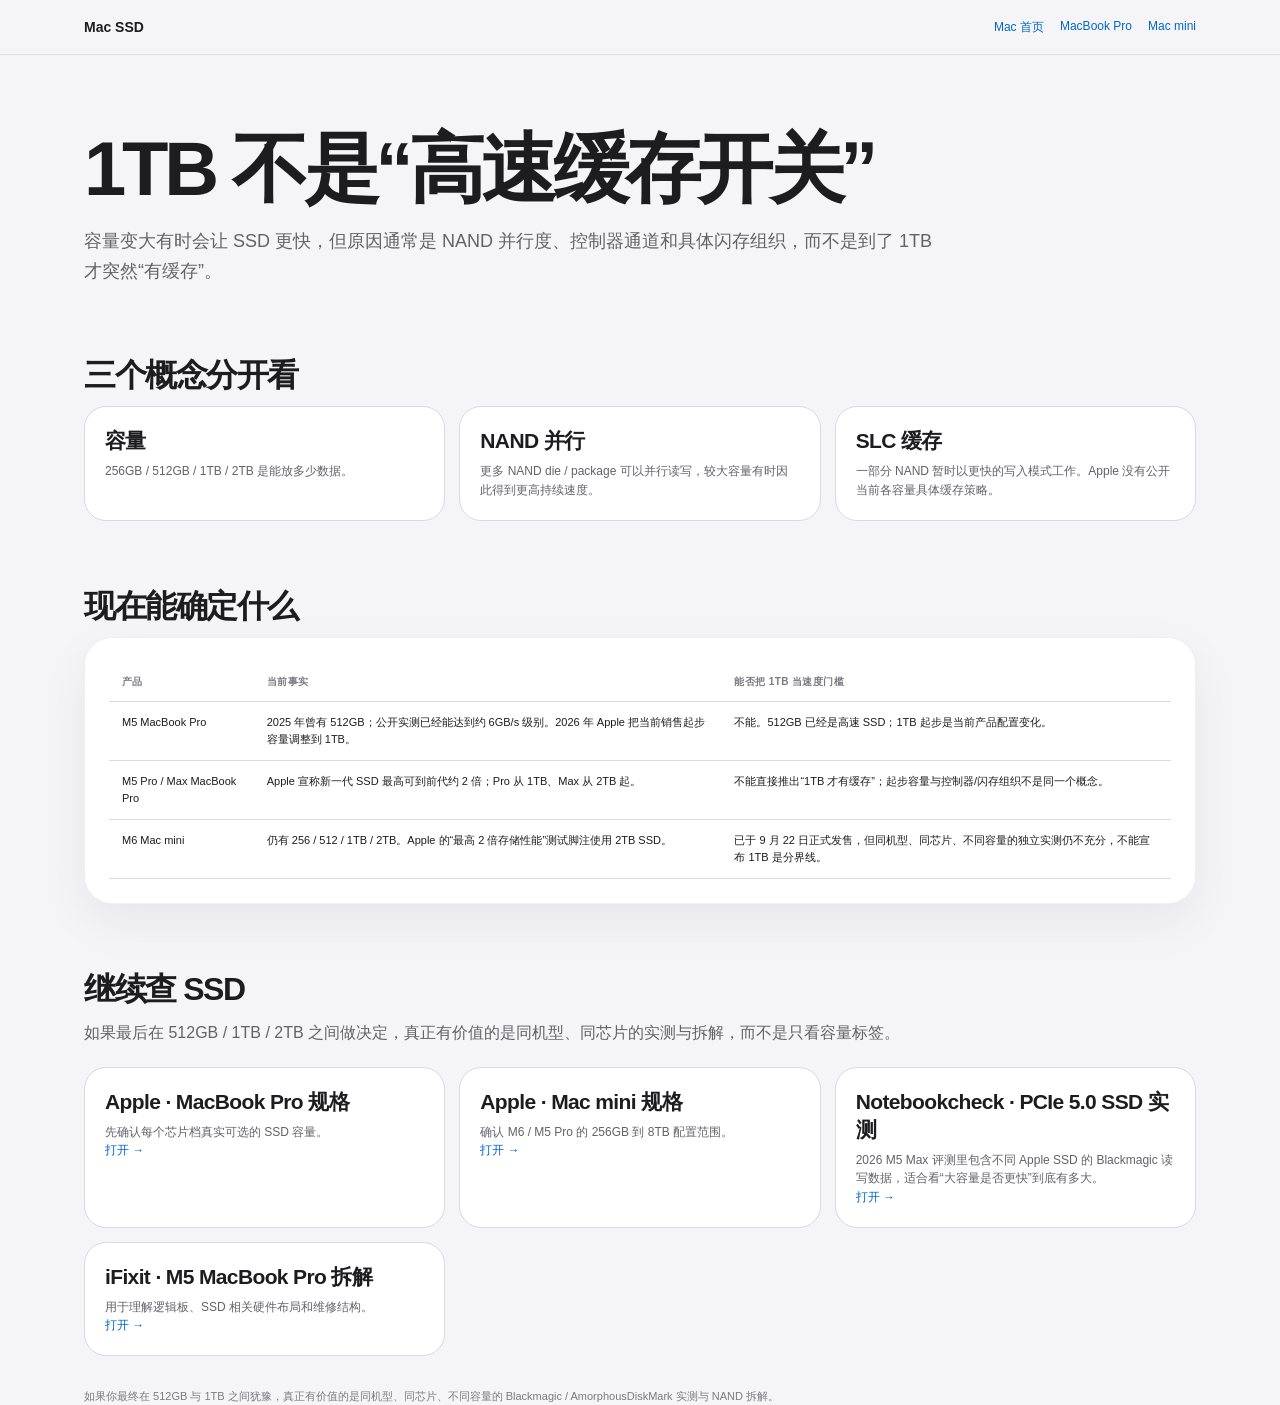
<file: mac/storage/index.html>
<!doctype html><html lang="zh-CN"><head><meta charset="utf-8"><meta name="viewport" content="width=device-width,initial-scale=1"><title>Mac SSD 容量与速度｜1TB 是不是高速档</title><style>
:root{--bg:#f5f5f7;--card:#fff;--text:#1d1d1f;--muted:#626268;--sub:#7a7a81;--line:#d9d9de;--accent:#06c;--good:#176c39;--goodbg:#edf8f1;--warn:#8b5c00;--warnbg:#fff7e8;--shadow:0 18px 50px rgba(0,0,0,.06)}
*{box-sizing:border-box}html{scroll-behavior:smooth}body{margin:0;background:var(--bg);color:var(--text);font-family:-apple-system,BlinkMacSystemFont,"SF Pro Display","PingFang SC","Microsoft YaHei",sans-serif;-webkit-font-smoothing:antialiased}
a{color:var(--accent);text-decoration:none}a:hover{text-decoration:underline}button,select,input{font:inherit}
.wrap{max-width:1160px;margin:auto;padding:0 24px}.top{position:sticky;top:0;z-index:30;background:rgba(245,245,247,.9);backdrop-filter:blur(18px);border-bottom:1px solid rgba(0,0,0,.08)}.top .wrap{height:54px;display:flex;align-items:center;justify-content:space-between;gap:18px}.brand{font-size:14px;font-weight:760}.nav{display:flex;gap:16px;font-size:12px;white-space:nowrap}
.hero{padding:76px 0 36px}.hero h1{font-size:clamp(44px,7vw,76px);line-height:1;letter-spacing:-.055em;margin:0 0 20px;max-width:980px}.hero p{max-width:850px;margin:0;color:var(--muted);font-size:18px;line-height:1.65}
section{padding:32px 0}h2{font-size:32px;letter-spacing:-.045em;margin:0 0 8px}.lead{color:var(--muted);margin:0 0 20px;line-height:1.65;max-width:860px}.panel{background:var(--card);border:1px solid rgba(0,0,0,.06);border-radius:28px;padding:24px;box-shadow:var(--shadow)}
.pills{display:flex;gap:8px;flex-wrap:wrap}.pill{padding:7px 10px;border:1px solid var(--line);border-radius:999px;background:var(--card);font-size:11px;color:var(--muted)}
.tabs{display:flex;gap:7px;flex-wrap:wrap}.tabs button{border:1px solid var(--line);background:var(--card);color:var(--muted);padding:9px 13px;border-radius:12px;cursor:pointer;font-weight:700}.tabs button.active{background:var(--text);color:#fff;border-color:var(--text)}
.grid2{display:grid;grid-template-columns:1fr 1fr;gap:16px}.grid3{display:grid;grid-template-columns:repeat(3,1fr);gap:14px}.card{border:1px solid var(--line);border-radius:22px;padding:20px;background:var(--card);min-width:0}.card h3{font-size:21px;margin:0 0 7px;letter-spacing:-.03em}.card p{color:var(--muted);font-size:12px;line-height:1.55;margin:0}
.kpi{display:flex;justify-content:space-between;gap:12px;padding:9px 0;border-top:1px solid var(--line);font-size:12px}.kpi:first-of-type{margin-top:14px}.kpi span{color:var(--muted)}.kpi strong{text-align:right}
.bar{height:9px;border-radius:999px;background:#e8e8ed;overflow:hidden}.bar>i{display:block;height:100%;border-radius:inherit;background:#777b86}.axis{display:grid;grid-template-columns:120px 1fr 74px;gap:10px;align-items:center;margin:11px 0;font-size:11px}.axis b{text-align:right}
.callout{padding:18px 20px;border-radius:20px;background:#111113;color:#fff}.callout strong{font-size:23px}.callout p{margin:6px 0 0;color:#d1d1d6;font-size:12px;line-height:1.6}
.note{padding:15px 17px;border-radius:18px;background:var(--warnbg);color:var(--warn);font-size:12px;line-height:1.65}
.good{padding:15px 17px;border-radius:18px;background:var(--goodbg);color:var(--good);font-size:12px;line-height:1.65}
.matrix{overflow:auto}.matrix table{width:100%;border-collapse:collapse;min-width:820px}.matrix th,.matrix td{padding:12px 13px;border-bottom:1px solid var(--line);text-align:left;vertical-align:top;font-size:11px;line-height:1.55}.matrix th{font-size:10px;color:var(--sub);text-transform:uppercase;letter-spacing:.04em}
.controlset{display:grid;grid-template-columns:repeat(3,1fr);gap:10px}.check{border:1px solid var(--line);border-radius:16px;padding:13px;display:flex;gap:10px;align-items:flex-start;background:var(--card);cursor:pointer}.check input{margin-top:3px}.check strong{display:block;font-size:12px}.check span{display:block;color:var(--muted);font-size:11px;line-height:1.45;margin-top:3px}
.delta{display:grid;grid-template-columns:1fr 1fr;gap:16px}.delta .side{padding:18px;border:1px solid var(--line);border-radius:20px}.delta h3{margin:0 0 5px}.delta .big{font-size:30px;font-weight:780;letter-spacing:-.04em}
footer{padding:32px 0 70px;color:var(--sub);font-size:11px;line-height:1.6}
@media(max-width:820px){.nav{display:none}.grid2,.grid3,.controlset,.delta{grid-template-columns:1fr}.panel{padding:17px}.hero{padding-top:58px}.axis{grid-template-columns:92px 1fr 66px}}
@media(prefers-color-scheme:dark){:root{--bg:#0f0f11;--card:#1c1c1f;--text:#f5f5f7;--muted:#c7c7cc;--sub:#a9a9b0;--line:#3b3b42;--accent:#69aaff;--good:#80dca4;--goodbg:#163725;--warn:#e7c77d;--warnbg:#2b2417;--shadow:none}.top{background:rgba(15,15,17,.9)}.panel,.card,.check,.delta .side{border-color:#303037}.bar{background:#2d2d32}.tabs button.active{background:#f5f5f7;color:#111;border-color:#f5f5f7}}
</style></head><body>
<header class="top"><div class="wrap"><div class="brand">Mac SSD</div><nav class="nav"><a href="/mac/">Mac 首页</a><a href="/mac/macbook-pro/">MacBook Pro</a><a href="/mac/mac-mini/">Mac mini</a></nav></div></header>
<main class="wrap">
<section class="hero"><h1>1TB 不是“高速缓存开关”</h1><p>容量变大有时会让 SSD 更快，但原因通常是 NAND 并行度、控制器通道和具体闪存组织，而不是到了 1TB 才突然“有缓存”。</p></section>
<section><h2>三个概念分开看</h2><div class="grid3"><div class="card"><h3>容量</h3><p>256GB / 512GB / 1TB / 2TB 是能放多少数据。</p></div><div class="card"><h3>NAND 并行</h3><p>更多 NAND die / package 可以并行读写，较大容量有时因此得到更高持续速度。</p></div><div class="card"><h3>SLC 缓存</h3><p>一部分 NAND 暂时以更快的写入模式工作。Apple 没有公开当前各容量具体缓存策略。</p></div></div></section>
<section><h2>现在能确定什么</h2><div class="matrix panel"><table><thead><tr><th>产品</th><th>当前事实</th><th>能否把 1TB 当速度门槛</th></tr></thead><tbody>
<tr><td>M5 MacBook Pro</td><td>2025 年曾有 512GB；公开实测已经能达到约 6GB/s 级别。2026 年 Apple 把当前销售起步容量调整到 1TB。</td><td>不能。512GB 已经是高速 SSD；1TB 起步是当前产品配置变化。</td></tr>
<tr><td>M5 Pro / Max MacBook Pro</td><td>Apple 宣称新一代 SSD 最高可到前代约 2 倍；Pro 从 1TB、Max 从 2TB 起。</td><td>不能直接推出“1TB 才有缓存”；起步容量与控制器/闪存组织不是同一个概念。</td></tr>
<tr><td>M6 Mac mini</td><td>仍有 256 / 512 / 1TB / 2TB。Apple 的“最高 2 倍存储性能”测试脚注使用 2TB SSD。</td><td>已于 9 月 22 日正式发售，但同机型、同芯片、不同容量的独立实测仍不充分，不能宣布 1TB 是分界线。</td></tr>
</tbody></table></div></section>

<section><h2>继续查 SSD</h2><p class="lead">如果最后在 512GB / 1TB / 2TB 之间做决定，真正有价值的是同机型、同芯片的实测与拆解，而不是只看容量标签。</p>
<div class="grid3">
<div class="card"><h3>Apple · MacBook Pro 规格</h3><p>先确认每个芯片档真实可选的 SSD 容量。<br><a href="https://www.apple.com/macbook-pro/specs/" target="_blank" rel="noreferrer">打开 →</a></p></div>
<div class="card"><h3>Apple · Mac mini 规格</h3><p>确认 M6 / M5 Pro 的 256GB 到 8TB 配置范围。<br><a href="https://www.apple.com/mac-mini/specs/" target="_blank" rel="noreferrer">打开 →</a></p></div>
<div class="card"><h3>Notebookcheck · PCIe 5.0 SSD 实测</h3><p>2026 M5 Max 评测里包含不同 Apple SSD 的 Blackmagic 读写数据，适合看“大容量是否更快”到底有多大。<br><a href="https://www.notebookcheck.net/M5-Max-with-inconsistent-performance-and-throttling-issues-Apple-MacBook-Pro-14-Review.1246064.0.html" target="_blank" rel="noreferrer">打开 →</a></p></div>
<div class="card"><h3>iFixit · M5 MacBook Pro 拆解</h3><p>用于理解逻辑板、SSD 相关硬件布局和维修结构。<br><a href="https://www.ifixit.com/News/114046/m5-macbook-pro-teardown" target="_blank" rel="noreferrer">打开 →</a></p></div>
</div></section>
</main><footer class="wrap">如果你最终在 512GB 与 1TB 之间犹豫，真正有价值的是同机型、同芯片、不同容量的 Blackmagic / AmorphousDiskMark 实测与 NAND 拆解。</footer>
</body></html>
</file>
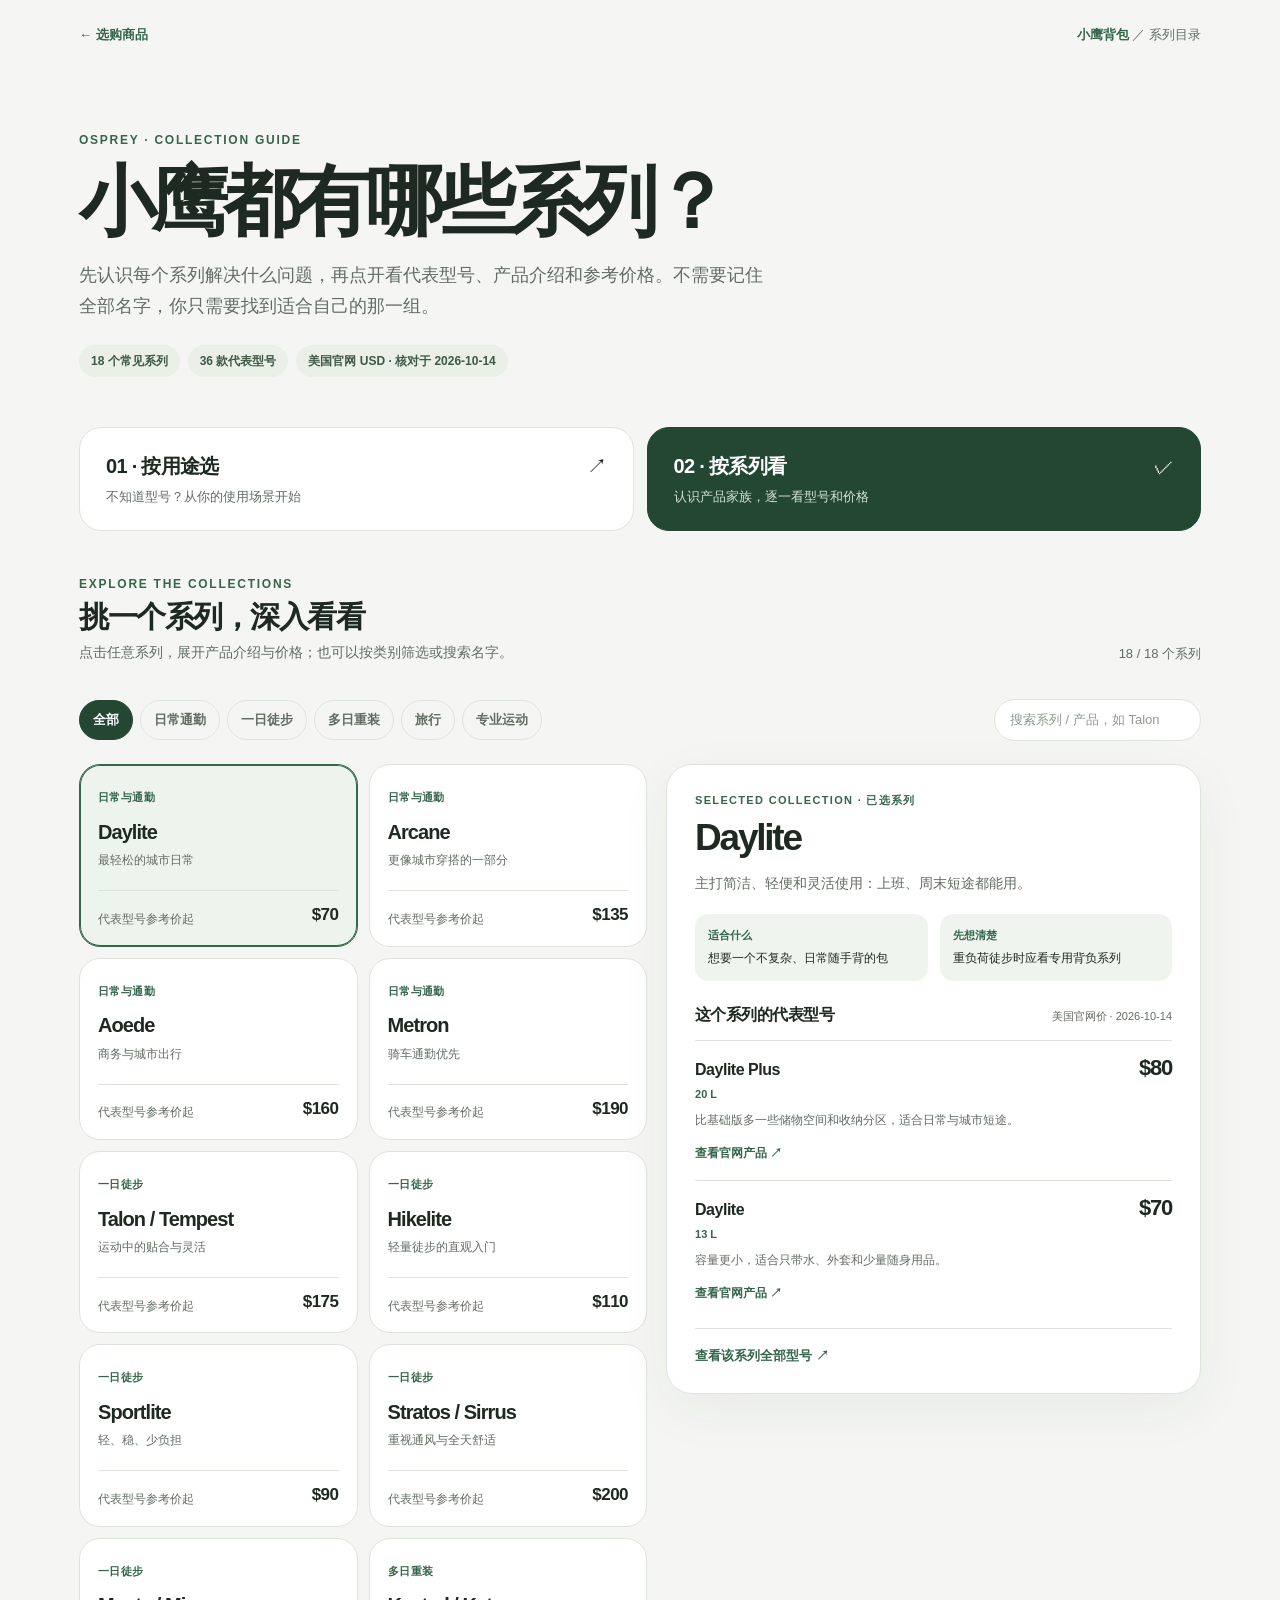
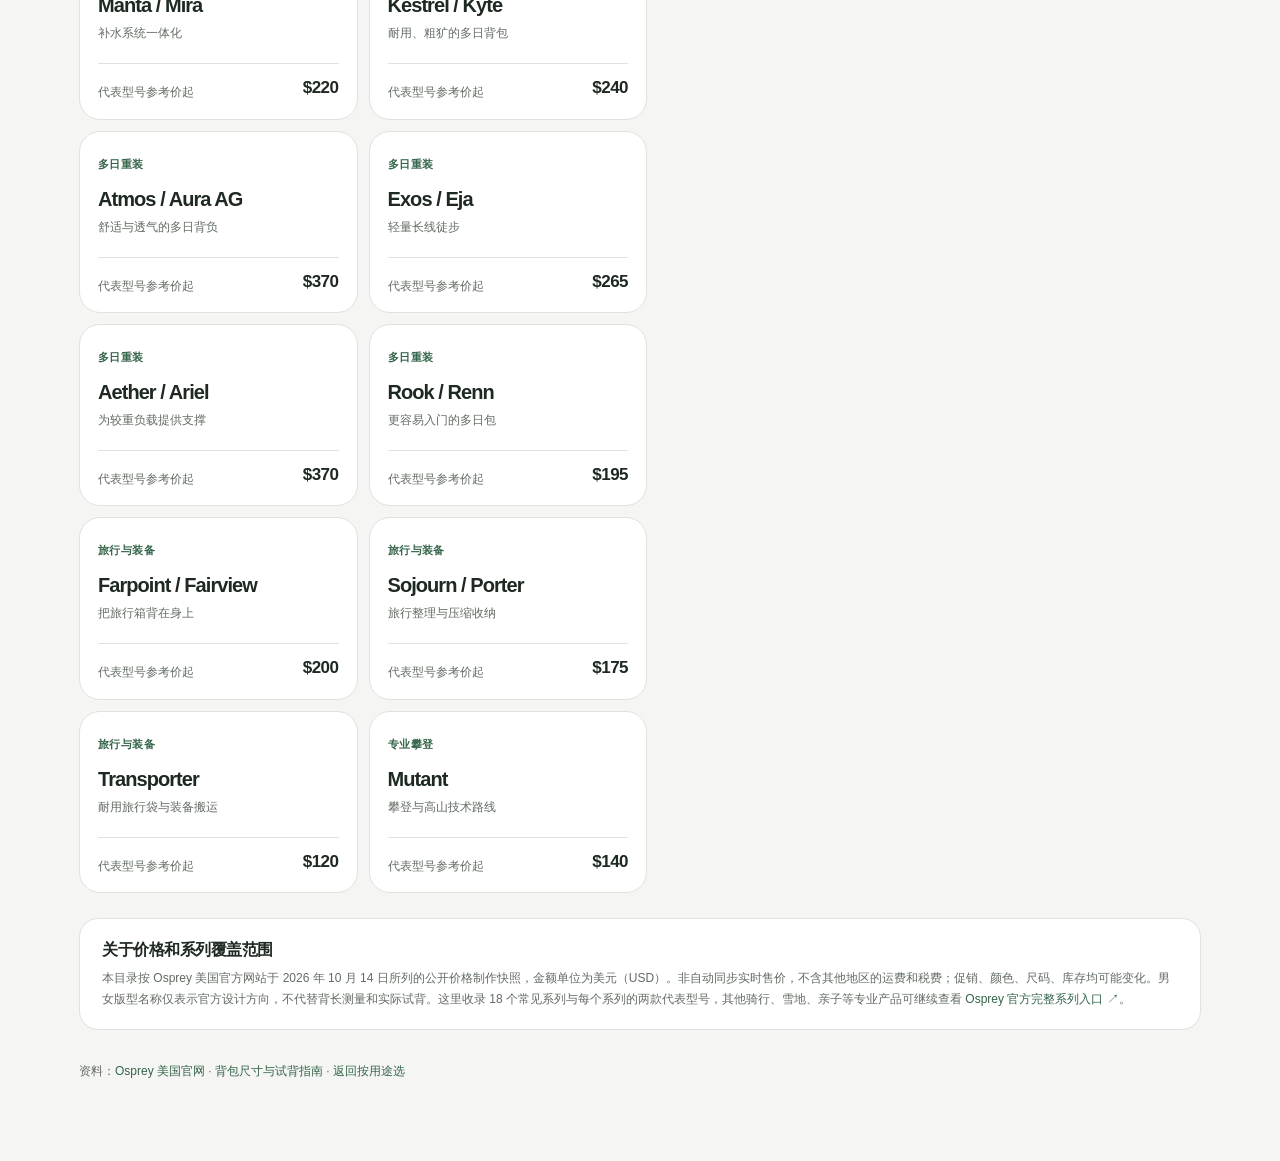
<file: osprey/series/index.html>
<!doctype html>
<html lang="zh-CN">
<head>
<meta charset="utf-8">
<meta name="viewport" content="width=device-width,initial-scale=1">
<meta name="description" content="小鹰 Osprey 背包系列目录：按照系列浏览 18 个常见家族，逐一了解用途、代表产品、美国官网参考价格与产品链接。">
<title>小鹰有哪些系列？｜选购商品</title>
<style>
:root{color-scheme:light;--bg:#f5f6f3;--paper:#fff;--ink:#1e2921;--sub:#626c63;--line:#dde4dc;--moss:#35654a;--moss-strong:#244734;--tint:#eff5ee;--gold:#b4bfa2}
*{box-sizing:border-box}
html{scroll-behavior:smooth}
body{margin:0;background:var(--bg);color:var(--ink);font-family:-apple-system,BlinkMacSystemFont,"SF Pro Display","PingFang SC","Microsoft Yahei",sans-serif;line-height:1.55;-webkit-font-smoothing:antialiased}
button,input{font:inherit}
a{color:var(--moss);text-decoration:none}
a:hover{text-decoration:underline}
a:focus-visible,button:focus-visible,input:focus-visible{outline:3px solid #78ab82;outline-offset:3px}
.wrap{max-width:1170px;padding:0 24px;margin:auto}
.top{display:flex;justify-content:space-between;gap:16px;align-items:center;padding:25px 0;font-size:13px}
.top a{font-weight:700}
.crumb{color:var(--sub)}
.eyebrow{font-size:12px;letter-spacing:.145em;font-weight:800;color:var(--moss)}
.hero{padding:61px 0 31px}
.hero h1{font-size:clamp(43px,6.7vw,77px);letter-spacing:-.068em;line-height:1.06;margin:11px 0 18px;font-weight:750}
.lead{max-width:685px;font-size:18px;line-height:1.7;color:var(--sub);margin:0}
.meta{display:flex;flex-wrap:wrap;gap:8px;margin-top:23px}
.meta span{display:inline-flex;align-items:center;gap:6px;background:#eaf0e7;color:#3e5946;padding:7px 12px;border-radius:999px;font-size:12px;font-weight:650}
.paths{display:grid;grid-template-columns:1fr 1fr;gap:13px;padding:19px 0 35px}
.path{display:block;background:var(--paper);border:1px solid var(--line);border-radius:22px;padding:23px 26px;color:var(--ink);transition:transform .2s,box-shadow .2s}
.path:hover{text-decoration:none;transform:translateY(-2px);box-shadow:0 12px 32px rgba(25,48,28,.08)}
.path.active{background:var(--moss-strong);color:#fff;border-color:var(--moss-strong)}
.path .head{display:flex;justify-content:space-between;gap:12px;align-items:center}
.path .label{font-size:20px;letter-spacing:-.035em;font-weight:750}
.path .arrow{font-size:20px}
.path .desc{font-size:13px;display:block;margin-top:5px;color:var(--sub)}
.path.active .desc{color:#d2e3d5}
.section-intro{display:flex;justify-content:space-between;align-items:flex-end;gap:18px;margin:9px 0 19px}
.section-intro h2{font-size:30px;letter-spacing:-.05em;margin:0 0 2px}
.section-intro p{margin:0;color:var(--sub);font-size:14px}
.counter{font-size:13px;color:var(--sub);white-space:nowrap}
.tools{display:flex;align-items:center;justify-content:space-between;flex-wrap:wrap;gap:13px;padding:16px 0 23px}
.filters{display:flex;gap:7px;flex-wrap:wrap}
.filter{cursor:pointer;background:transparent;color:var(--sub);border:1px solid var(--line);border-radius:999px;padding:9px 13px;font-weight:660;font-size:13px}
.filter[aria-pressed="true"]{color:white;background:var(--moss-strong);border-color:var(--moss-strong)}
.filter:hover:not([aria-pressed="true"]){border-color:var(--moss);color:var(--moss)}
.search{background:var(--paper);border:1px solid var(--line);border-radius:999px;min-width:207px;max-width:100%;padding:10px 15px;font-size:13px;color:var(--ink)}
.search::placeholder{color:#909990}
.browser{display:grid;grid-template-columns:minmax(0,1.03fr) minmax(0,.97fr);align-items:start;gap:19px}
.families{display:grid;grid-template-columns:repeat(2,minmax(0,1fr));gap:11px}
.family{min-width:0;background:var(--paper);text-align:left;border:1px solid var(--line);border-radius:21px;padding:19px 18px 17px;min-height:174px;cursor:pointer;color:var(--ink);transition:background .18s,border-color .18s,transform .18s}
.family:hover{border-color:#8aa88d;transform:translateY(-1px)}
.family[aria-pressed="true"]{border-color:var(--moss);background:#edf4ed;box-shadow:inset 0 0 0 1px var(--moss)}
.family .category{font-size:11px;text-transform:uppercase;letter-spacing:.045em;color:var(--moss);font-weight:750}
.family .name{display:block;margin:12px 0 7px;font-size:20px;line-height:1.16;letter-spacing:-.047em;font-weight:760;overflow-wrap:anywhere}
.family .tagline{display:block;color:var(--sub);font-size:12px;line-height:1.5}
.family .from{display:flex;align-items:end;justify-content:space-between;gap:7px;margin-top:21px;padding-top:11px;border-top:1px solid var(--line)}
.family .from span{font-size:12px;color:var(--sub)}
.family .from strong{font-weight:750;font-size:17px;letter-spacing:-.03em;color:var(--ink);white-space:nowrap}
.detail{position:sticky;top:16px;background:var(--paper);border:1px solid var(--line);border-radius:26px;padding:27px 28px;min-width:0;scroll-margin-top:20px;box-shadow:0 16px 54px rgba(29,50,29,.055)}
.detail .step{font-size:11px;font-weight:750;letter-spacing:.12em;color:var(--moss)}
.detail h3{font-size:clamp(27px,3vw,37px);letter-spacing:-.06em;line-height:1.15;margin:8px 0 12px;overflow-wrap:anywhere}
.detail .intro{font-size:14px;color:var(--sub);margin:0;line-height:1.68}
.why{display:grid;grid-template-columns:1fr 1fr;gap:12px;margin:19px 0 21px}
.why>div{border-radius:13px;background:var(--tint);padding:13px}
.why .hint{font-size:11px;font-weight:760;color:var(--moss)}
.why p{font-size:12px;color:var(--ink);margin:5px 0 0;line-height:1.55}
.subhead{display:flex;justify-content:space-between;align-items:baseline;gap:7px;margin:22px 0 12px}
.subhead h4{font-size:16px;letter-spacing:-.035em;margin:0}
.subhead span{font-size:11px;color:var(--sub)}
.product{padding:15px 0;border-top:1px solid var(--line)}
.producthead{display:flex;justify-content:space-between;align-items:baseline;gap:11px}
.product h5{font-size:16px;letter-spacing:-.03em;margin:0;line-height:1.3;overflow-wrap:anywhere}
.product .price{font-size:22px;line-height:1.1;letter-spacing:-.055em;font-weight:780;color:var(--ink);white-space:nowrap}
.product .volume{font-size:11px;color:var(--moss);font-weight:730;margin:5px 0 7px}
.product p{font-size:12px;line-height:1.7;margin:0 0 10px;color:var(--sub)}
.product a{font-size:12px;font-weight:740}
.detail-footer{display:flex;flex-wrap:wrap;align-items:center;justify-content:space-between;gap:12px;border-top:1px solid var(--line);padding-top:17px;margin-top:8px}
.series-link{font-size:13px;font-weight:730}
.back-to-list{display:none;cursor:pointer;border:0;background:none;color:var(--moss);font-size:13px;font-weight:700;padding:6px 0}
.note{margin:25px 0 20px;padding:19px 22px;border:1px solid var(--line);border-radius:19px;background:var(--paper)}
.note h3{font-size:16px;letter-spacing:-.03em;margin:0 0 5px}
.note p{font-size:12px;line-height:1.75;color:var(--sub);margin:0}
.footer{font-size:12px;color:var(--sub);padding:12px 0 80px}
.empty{grid-column:1/-1;border-radius:20px;padding:28px 22px;background:var(--paper);color:var(--sub);font-size:14px}
.skeleton{padding:30px;border-radius:24px;background:var(--paper);color:var(--sub)}
[hidden]{display:none!important}
@media(max-width:1020px){.browser{grid-template-columns:minmax(0,1fr) minmax(0,1fr)}.families{grid-template-columns:1fr}.family{min-height:auto}}
@media(max-width:760px){.hero{padding:39px 0 23px}.paths{padding:12px 0 31px;gap:9px}.path{padding:18px 16px;border-radius:18px}.path .label{font-size:16px}.path .desc{font-size:12px}.section-intro{align-items:start}.section-intro h2{font-size:27px}.browser{display:block}.families{display:grid;grid-template-columns:repeat(2,minmax(0,1fr))}.detail{position:relative;top:auto;margin-top:15px;padding:24px}.back-to-list{display:inline-block}.search{flex:1;min-width:170px}.family{min-height:158px;padding:16px 13px}.families>.detail{grid-column:1/-1;margin-top:0}.family .name{font-size:17px}.why{gap:9px}.family .from strong{font-size:15px}.family .tagline{font-size:12px}}
@media(max-width:410px){.wrap{padding:0 18px}.families{grid-template-columns:1fr}.family{min-height:auto}.family .from{margin-top:12px}.hero h1{font-size:42px}.lead{font-size:16px}.meta{gap:6px}.meta span{font-size:11px;padding:6px 9px}.tools{gap:12px}.filters{gap:6px}.filter{padding:8px 11px}.why{grid-template-columns:1fr}.price{font-size:20px}}
@media(prefers-color-scheme:dark){:root{color-scheme:dark;--bg:#121713;--paper:#1c251e;--ink:#edf3ed;--sub:#c2cfc3;--line:#374538;--moss:#9ed2ad;--moss-strong:#315940;--tint:#28392c}.meta span{background:#26382b;color:#c6ddcb}.family[aria-pressed="true"]{background:#293b2d}.path.active{background:#315940}.search::placeholder{color:#a3aea4}}
@media(prefers-reduced-motion:reduce){html{scroll-behavior:auto}*{transition:none!important}}
</style>
</head>
<body>
<main class="wrap">
<header class="top">
<a href="/">← 选购商品</a>
<div class="crumb"><a href="/osprey/">小鹰背包</a> ／ 系列目录</div>
</header>
<section class="hero">
<div class="eyebrow">OSPREY · COLLECTION GUIDE</div>
<h1>小鹰都有哪些系列？</h1>
<p class="lead">先认识每个系列解决什么问题，再点开看代表型号、产品介绍和参考价格。不需要记住全部名字，你只需要找到适合自己的那一组。</p>
<div class="meta">
<span id="catalog-count">18 个常见系列</span>
<span>36 款代表型号</span>
<span>美国官网 USD · 核对于 2026-10-14</span>
</div>
</section>
<nav class="paths" aria-label="小鹰背包两种选购方式">
<a class="path" href="/osprey/">
<span class="head"><span class="label">01 · 按用途选</span><span class="arrow" aria-hidden="true">↗</span></span>
<span class="desc">不知道型号？从你的使用场景开始</span>
</a>
<a class="path active" aria-current="page" href="/osprey/series/">
<span class="head"><span class="label">02 · 按系列看</span><span class="arrow" aria-hidden="true">✓</span></span>
<span class="desc">认识产品家族，逐一看型号和价格</span>
</a>
</nav>
<section id="browse" aria-label="小鹰系列浏览器">
<div class="section-intro">
<div><div class="eyebrow">EXPLORE THE COLLECTIONS</div><h2>挑一个系列，深入看看</h2><p>点击任意系列，展开产品介绍与价格；也可以按类别筛选或搜索名字。</p></div>
<div class="counter" id="result-count" aria-live="polite">读取中…</div>
</div>
<div class="tools">
<div class="filters" role="group" aria-label="系列类型筛选">
<button type="button" class="filter" data-filter="all" aria-pressed="true">全部</button>
<button type="button" class="filter" data-filter="daily" aria-pressed="false">日常通勤</button>
<button type="button" class="filter" data-filter="hiking" aria-pressed="false">一日徒步</button>
<button type="button" class="filter" data-filter="backpacking" aria-pressed="false">多日重装</button>
<button type="button" class="filter" data-filter="travel" aria-pressed="false">旅行</button>
<button type="button" class="filter" data-filter="technical" aria-pressed="false">专业运动</button>
</div>
<input class="search" type="search" id="series-search" autocomplete="off" aria-label="搜索小鹰系列或产品型号" placeholder="搜索系列 / 产品，如 Talon">
</div>
<div class="browser">
<div class="families" id="family-list" aria-label="系列列表"><div class="skeleton">正在读取 Osprey 系列目录…</div></div>
<section class="detail" id="family-detail" aria-live="polite" aria-label="选中的系列详细介绍" tabindex="-1">
<div class="skeleton">选一个系列，查看具体型号和价格。</div>
</section>
</div>
</section>
<section class="note">
<h3>关于价格和系列覆盖范围</h3>
<p>本目录按 Osprey 美国官方网站于 2026 年 10 月 14 日所列的公开价格制作快照，金额单位为美元（USD）。非自动同步实时售价，不含其他地区的运费和税费；促销、颜色、尺码、库存均可能变化。男女版型名称仅表示官方设计方向，不代替背长测量和实际试背。这里收录 18 个常见系列与每个系列的两款代表型号，其他骑行、雪地、亲子等专业产品可继续查看 <a href="https://www.osprey.com/featured/shop-by-collections" target="_blank" rel="noopener noreferrer">Osprey 官方完整系列入口 ↗</a>。</p>
</section>
<footer class="footer">资料：<a href="https://www.osprey.com/" target="_blank" rel="noopener noreferrer">Osprey 美国官网</a> · <a href="https://www.osprey.com/expert-advice/size-fit" target="_blank" rel="noopener noreferrer">背包尺寸与试背指南</a> · <a href="/osprey/">返回按用途选</a></footer>
</main>
<script src="./app.js" defer></script>
</body>
</html>
</file>
<file: iphone/trade-in-guide/style.css>
:root{color-scheme:light dark;--bg:#f5f5f7;--card:#fff;--soft:#f7f7f9;--line:#dfdfe4;--dark:#191a1c;--muted:#666a72;--sub:#858894;--blue:#0659cb;--green:#20724d;--red:#a63c3c;--shadow:0 7px 24px rgba(0,0,0,.035)}
*{box-sizing:border-box}html{scroll-behavior:smooth}body{margin:0;background:var(--bg);color:var(--dark);font-family:-apple-system,BlinkMacSystemFont,"SF Pro Text","PingFang SC","Microsoft YaHei",sans-serif;line-height:1.6;-webkit-font-smoothing:antialiased}
button,input{font:inherit}button{cursor:pointer}a{color:var(--blue);text-decoration:none}a:hover{text-decoration:underline}
.wrap{max-width:820px;margin:0 auto;padding:0 20px}.top{position:sticky;top:0;z-index:20;background:color-mix(in srgb,var(--bg) 92%,transparent);backdrop-filter:blur(16px);border-bottom:1px solid var(--line)}
.top-inner{height:54px;display:flex;align-items:center;justify-content:space-between;gap:12px}.brand{font-weight:720;font-size:13px;color:var(--dark)}.top nav{display:flex;gap:16px;font-size:12px}
.hero{padding:50px 0 26px}.eyebrow{color:var(--muted);font-weight:700;font-size:11px;letter-spacing:.035em}.hero h1{font-size:clamp(38px,6vw,58px);font-weight:760;letter-spacing:-.055em;line-height:1.05;margin:12px 0}.hero>p{color:var(--muted);font-size:16px;margin:14px 0;max-width:630px}.hero .precision{font-size:12px;margin-top:10px}
.headline-stats{display:grid;grid-template-columns:repeat(3,minmax(0,1fr));gap:9px;margin:22px 0 10px}
.headline-stats>div{padding:13px;border:1px solid var(--line);border-radius:14px;background:var(--card)}.headline-stats span,.metric-label{font-size:11px;color:var(--muted);display:block}.headline-stats strong{display:block;font-size:clamp(18px,2.9vw,25px);line-height:1.3;letter-spacing:-.03em;font-variant-numeric:tabular-nums}
.game{background:var(--card);padding:22px;border:1px solid var(--line);border-radius:22px;box-shadow:var(--shadow)}.game-toolbar{display:flex;align-items:center;justify-content:space-between;gap:12px}.game-toolbar h2{font-size:20px;letter-spacing:-.035em;margin:4px 0 0;line-height:1.3}
.secondary-button,.copy-button{display:inline-flex;align-items:center;justify-content:center;gap:5px;background:var(--soft);color:var(--dark);border:1px solid var(--line);border-radius:10px;padding:7px 10px;font-size:12px;font-weight:650;white-space:nowrap}
.secondary-button svg,.copy-button svg,.ico{width:17px;height:17px;flex:0 0 auto;fill:none;stroke:currentColor;stroke-width:1.8;stroke-linecap:round;stroke-linejoin:round}
.secondary-button:hover,.copy-button:hover{border-color:var(--sub)}button:focus-visible,input:focus-visible,summary:focus-visible{outline:3px solid var(--blue);outline-offset:2px}
.steps{display:flex;justify-content:space-between;align-items:center;gap:5px;border:1px solid var(--line);background:var(--soft);padding:11px;border-radius:13px;margin:17px 0 24px;font-size:11px;font-weight:630}.steps span:nth-child(even){color:var(--sub)}
.step-panel{border-top:1px solid var(--line);padding-top:21px;margin-top:21px}.step-panel:first-child{border-top:0;padding-top:0;margin-top:0}
.step-title{display:flex;align-items:center;gap:8px;margin:0 0 10px;font-size:16px;font-weight:740;line-height:1.4}.step-title .ico{color:var(--muted);width:19px;height:19px}
.subtext{font-size:13px;color:var(--muted);margin:4px 0 13px;line-height:1.72}
.intro-script{border:1px solid var(--line);padding:14px 16px;border-radius:14px;margin-bottom:17px;background:var(--soft)}.intro-script strong{font-size:12px}.intro-script p{font-size:14px;margin:8px 0 0}
.option-grid{display:grid;grid-template-columns:repeat(2,minmax(0,1fr));gap:9px}
.option-card{display:flex;flex-direction:column;min-height:105px;padding:13px;border:1px solid var(--line);border-radius:14px;background:var(--card);color:var(--dark);text-align:left;gap:7px}
.option-card[aria-pressed=true]{border:2px solid var(--dark);padding:12px;background:var(--soft)}.option-card:hover{background:var(--soft)}
.option-card .option-top{display:flex;align-items:center;justify-content:space-between;color:var(--muted)}
.option-card .option-title{font-weight:700;font-size:14px}.option-card small{font-size:11px;color:var(--muted)}
.option-card.full{grid-column:1/-1;min-height:85px}
.script{border:1px solid var(--line);border-radius:15px;padding:15px;background:var(--card);margin:15px 0}
.script-heading{display:flex;align-items:center;justify-content:space-between;gap:9px;margin-bottom:9px;font-size:12px;font-weight:710}
.script blockquote{font-size:16px;line-height:1.72;letter-spacing:-.01em;font-weight:600;margin:0;white-space:pre-line;overflow-wrap:anywhere}
.script.secondary blockquote{font-size:14px;font-weight:550}.script .copy-button{flex:0 0 auto}
.radio-list{display:grid;gap:8px;margin:12px 0}
.radio-option{position:relative;display:flex;gap:10px;align-items:flex-start;padding:11px 13px;border:1px solid var(--line);border-radius:12px;cursor:pointer;font-size:13px;line-height:1.55;background:var(--card)}
.radio-option:has(input:checked){border-color:var(--dark);background:var(--soft)}.radio-option input{accent-color:var(--dark);margin:3px 0 0;flex:0 0 auto}.radio-option small{display:block;color:var(--muted);font-size:11px}
.range-box{margin:15px 0}.range-line{display:flex;align-items:baseline;justify-content:space-between;gap:8px;font-size:13px}.range-line b{font-size:23px;letter-spacing:-.045em;font-variant-numeric:tabular-nums}
input[type=range]{display:block;width:100%;accent-color:var(--dark);margin:15px 0 8px;cursor:pointer}
.notice{border:1px solid var(--line);border-radius:12px;padding:12px 14px;margin:13px 0;background:var(--soft);font-size:12px;line-height:1.72}.notice strong{font-size:13px}
.notice.warning{border-left:3px solid var(--red)}.notice.good{border-left:3px solid var(--green)}.notice p{margin:5px 0 0}
.actions{display:flex;gap:9px;flex-wrap:wrap;margin-top:14px}
.action{display:inline-flex;align-items:center;justify-content:center;gap:7px;border:1px solid var(--dark);border-radius:12px;padding:11px 15px;font-weight:700;font-size:13px;background:var(--dark);color:var(--card)}
.action.alt{color:var(--dark);background:var(--card);border-color:var(--line)}.action:hover{opacity:.85}
.action .ico{width:17px;height:17px}.quiet{font-size:12px;color:var(--muted)}
.result{margin-top:22px;border:1px solid var(--line);border-radius:17px;padding:17px;background:var(--soft)}
.result h3{font-size:17px;margin:0 0 12px}.metric-grid{display:grid;grid-template-columns:repeat(2,minmax(0,1fr));gap:13px 9px}
.metric-grid b{font-size:clamp(18px,4vw,26px);line-height:1.28;letter-spacing:-.045em;display:block;font-variant-numeric:tabular-nums}
.result .explain{border-top:1px solid var(--line);margin-top:17px;padding-top:14px;font-size:13px}
.result .explain strong{display:block;margin-bottom:5px}.result .explain p{margin:0;color:var(--muted)}
.care{margin-top:22px;border-top:1px solid var(--line);padding-top:19px}
.care summary{font-weight:710;cursor:pointer;font-size:14px}.check-row{display:flex;align-items:flex-start;gap:9px;font-size:12px;margin:12px 0}.check-row input{accent-color:var(--dark);margin-top:4px}
footer{font-size:12px;color:var(--muted);padding:24px 3px 75px;line-height:1.75}
footer p{margin:0 0 8px}
@media(max-width:630px){.top nav{gap:8px}.top nav a:first-child{display:none}.hero{padding-top:35px}.game{padding:15px;border-radius:16px}.steps{font-size:9px;padding:9px 6px}.script blockquote{font-size:15px}.headline-stats{gap:6px}.headline-stats>div{padding:9px}.headline-stats span{font-size:10px}.headline-stats strong{font-size:16px}.game-toolbar h2{font-size:18px}.option-card{min-height:100px}}
@media(prefers-color-scheme:dark){:root{--bg:#101012;--card:#1d1d20;--soft:#26262b;--line:#404048;--dark:#f3f3f6;--muted:#b9bbc6;--sub:#999aa8;--blue:#8dbaff;--green:#84d7a7;--red:#f0a5a5;--shadow:none}.action{background:#f0f0f4;color:#131316}}


/* 2026-10-13: frozen real purchase path; original simulation remains unchanged. */
.actual-route{background:var(--card);border:1px solid var(--line);border-radius:22px;padding:clamp(15px,3vw,24px);box-shadow:var(--shadow);margin:6px 0 26px}
.actual-head{display:flex;align-items:flex-start;justify-content:space-between;gap:14px}
.actual-head h2{font-size:clamp(23px,4vw,30px);line-height:1.24;letter-spacing:-.04em;margin:7px 0 9px}
.actual-head p{margin:0;color:var(--muted);font-size:13px;line-height:1.8}
.actual-outcome{display:inline-flex;align-items:center;gap:6px;flex:0 0 auto;border:1px solid #93cab2;color:var(--green);border-radius:999px;padding:6px 10px;font-size:12px;font-weight:740;white-space:nowrap}
.actual-outcome .ico{width:15px;height:15px}
.actual-device{margin:20px 0 23px;border-radius:15px;background:var(--soft);border:1px solid var(--line);display:flex;align-items:center;gap:12px;padding:14px}
.actual-device-icon{width:39px;height:46px;border-radius:10px;background:var(--card);border:1px solid var(--line);display:flex;align-items:center;justify-content:center;color:var(--blue)}
.actual-device-icon .ico{width:25px;height:25px}
.actual-device span:nth-child(2){flex:1;min-width:0}
.actual-device strong{display:block;font-size:16px;line-height:1.3;letter-spacing:-.025em}
.actual-device small{display:block;font-size:12px;color:var(--muted);margin-top:4px}
.actual-device-right{font-size:11px;font-weight:720;color:var(--green);white-space:nowrap}
.actual-steps{list-style:none;margin:0;padding:0}
.actual-steps li{display:grid;grid-template-columns:40px minmax(0,1fr);gap:12px;position:relative;min-height:83px}
.actual-steps li:not(:last-child):before{content:"";position:absolute;left:19px;top:43px;bottom:0;border-left:2px solid var(--line)}
.actual-steps li.actual-done:not(:last-child):before{border-color:#8cc6aa}
.actual-step-symbol{position:relative;z-index:1;width:40px;height:40px;border-radius:12px;background:var(--soft);color:var(--muted);border:1px solid var(--line);display:flex;align-items:center;justify-content:center}
.actual-done .actual-step-symbol{background:color-mix(in srgb,var(--green) 12%,var(--card));border-color:color-mix(in srgb,var(--green) 35%,var(--line));color:var(--green)}
.actual-step-symbol .ico{width:20px;height:20px}
.actual-step-body{padding:0 0 21px;min-width:0}
.actual-step-heading{display:flex;justify-content:space-between;gap:12px;align-items:baseline;margin:2px 0 6px}
.actual-step-heading strong{font-size:15px;line-height:1.36;letter-spacing:-.015em}
.actual-step-heading small{flex:0 0 auto;color:var(--green);font-size:11px}
.actual-next .actual-step-heading small{color:var(--muted)}
.actual-step-body p{font-size:13px;line-height:1.76;color:var(--muted);margin:0}
.actual-step-body p strong{color:var(--dark)}
.actual-step-body p em{font-style:normal;font-weight:600}
.actual-side{border:1px dashed var(--line);border-radius:14px;padding:15px 17px;background:var(--soft);margin-top:13px}
.actual-side-title{display:flex;gap:7px;align-items:center;font-size:14px;font-weight:750;margin-bottom:10px}
.actual-side p{color:var(--muted);font-size:12px;line-height:1.8;margin:8px 0 0}
.actual-side p strong{color:var(--dark)}
.actual-summary{border-left:3px solid var(--green);padding:13px 15px;background:var(--soft);border-radius:0 12px 12px 0;margin:18px 0}
.actual-summary strong{font-size:14px}
.actual-summary p{margin:6px 0;font-size:13px;line-height:1.7}
.actual-summary a{font-size:12px;font-weight:600}
.actual-evidence{font-size:11px;color:var(--muted);margin:8px 0 0;line-height:1.8}
@media(max-width:550px){
 .actual-head{flex-direction:column;gap:11px}
 .actual-head h2{font-size:23px}
 .actual-steps li{grid-template-columns:36px minmax(0,1fr);gap:9px}
 .actual-steps li:not(:last-child):before{left:17px;top:39px}
 .actual-step-symbol{width:36px;height:36px}
 .actual-step-heading strong{font-size:14px}
 .actual-step-heading{gap:6px}
 .actual-step-body{padding-bottom:19px}
 .actual-device{gap:9px;padding:11px}
}
</file>
